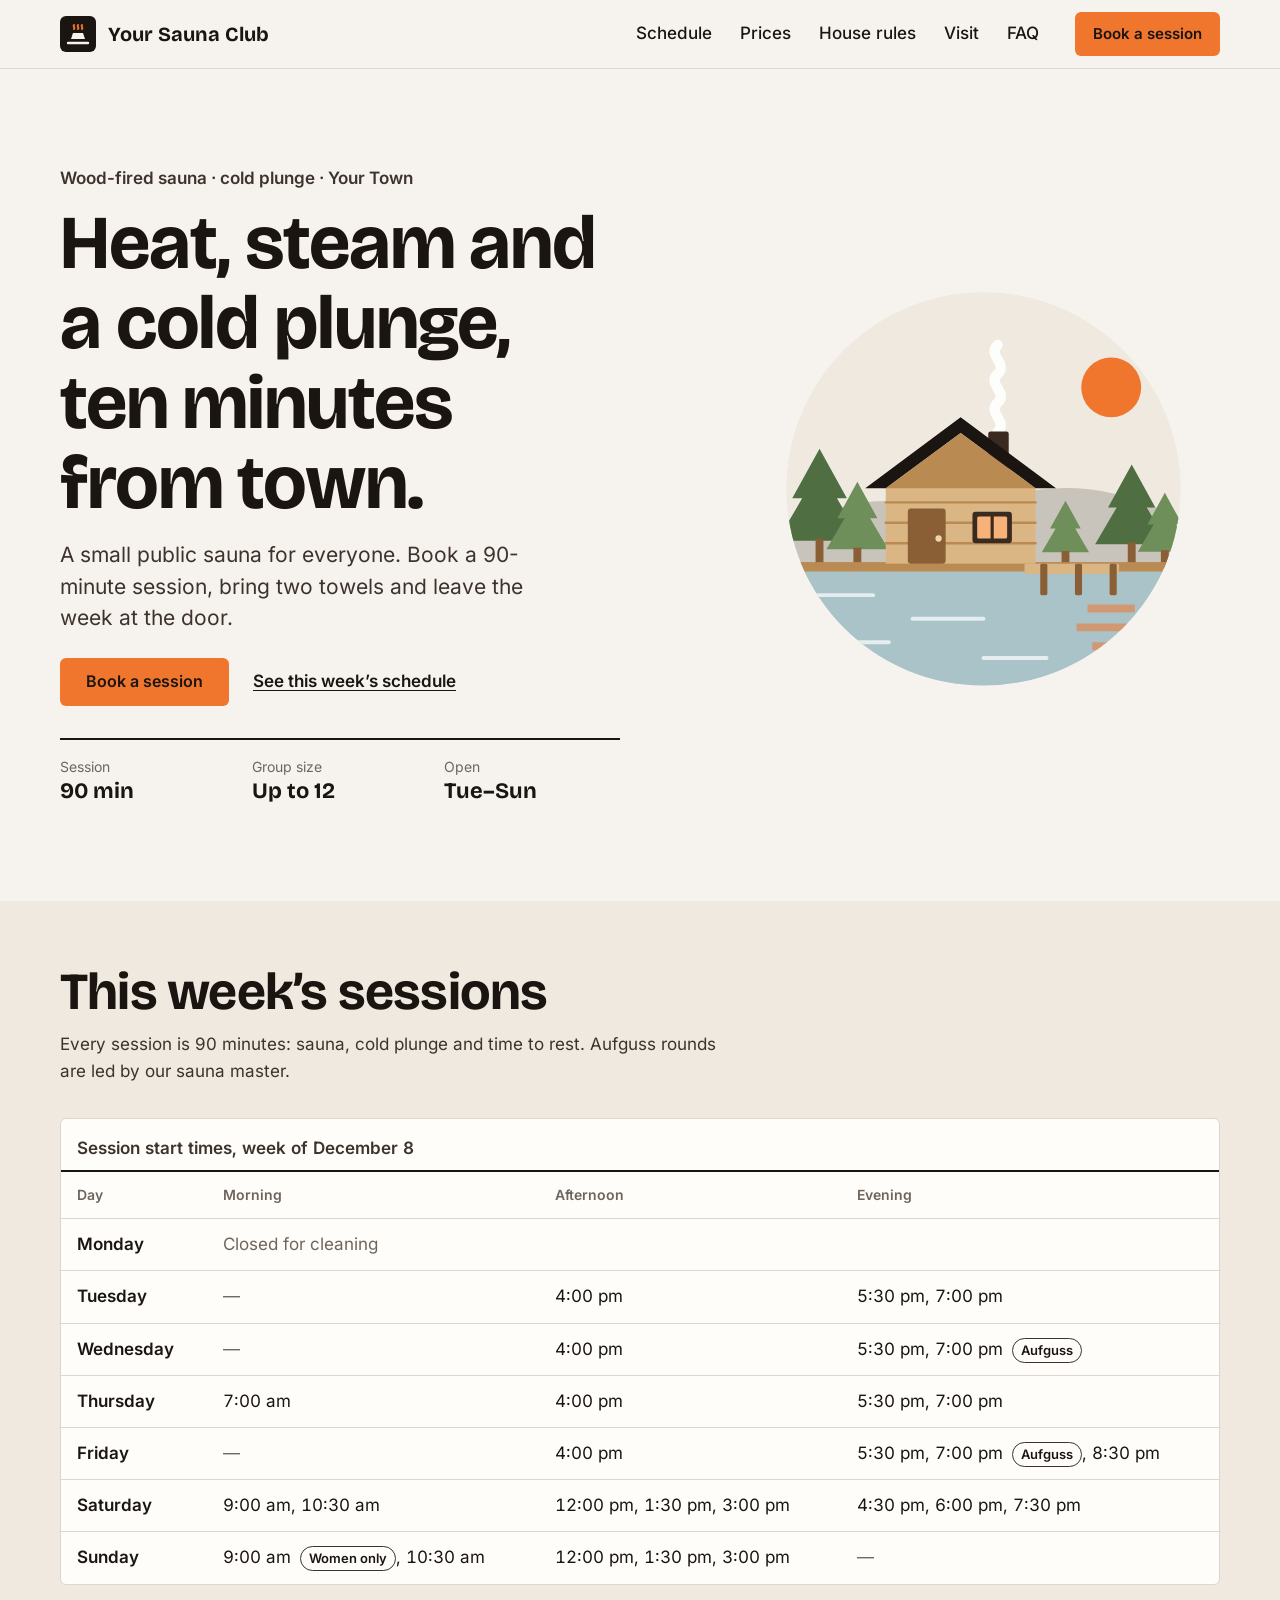
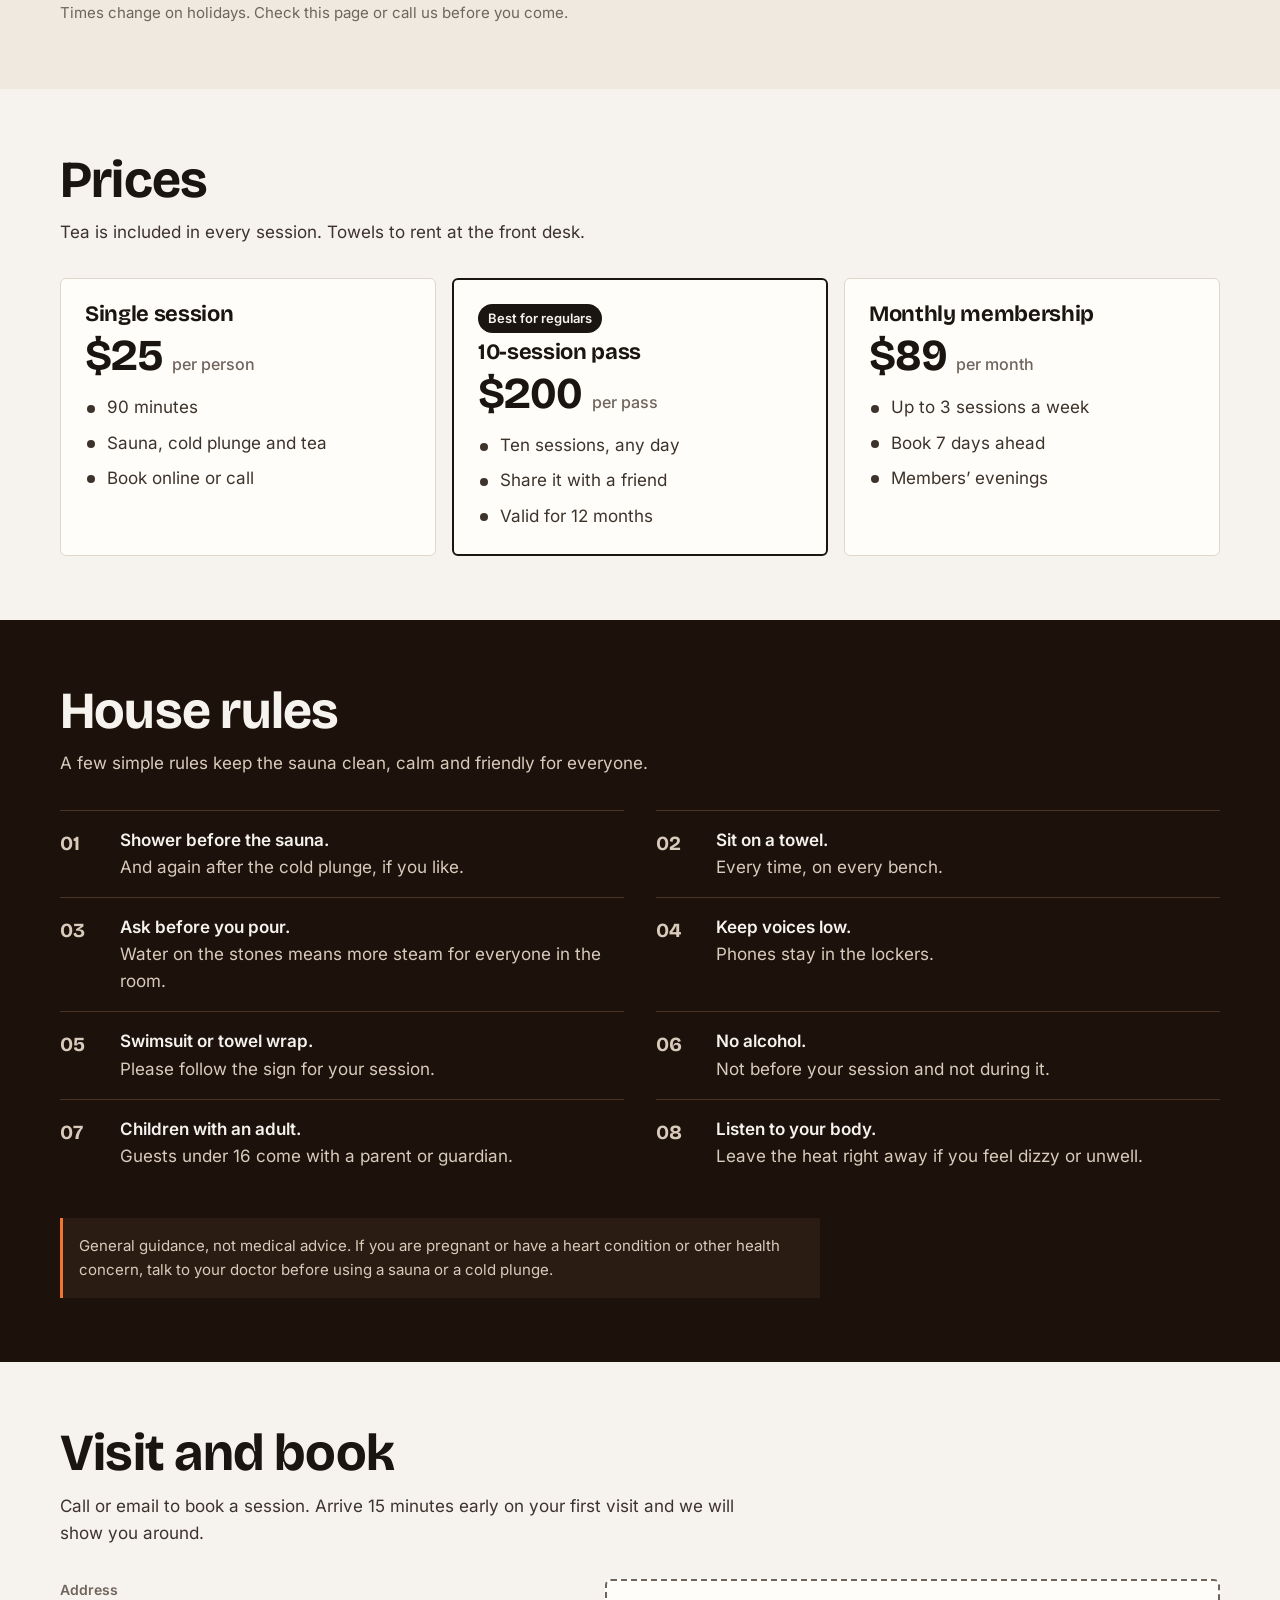
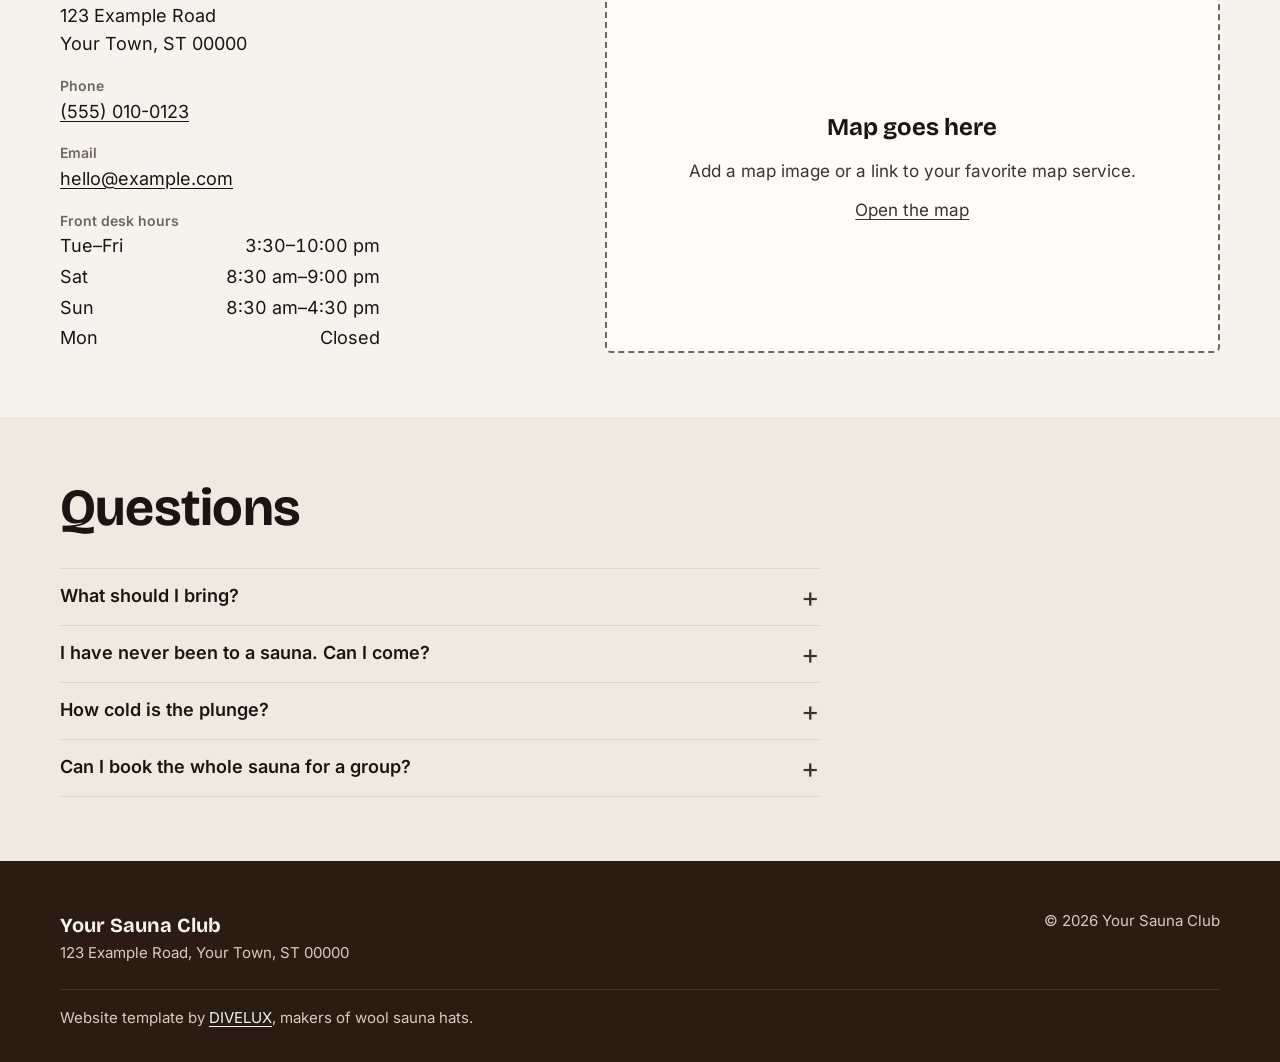
<file: sauna-club-website/index.html>
<!doctype html>
<html lang="en-US">
<head>
<meta charset="utf-8">
<meta name="viewport" content="width=device-width, initial-scale=1">
<title>Your Sauna Club — wood-fired sauna and cold plunge in Your Town</title>
<meta name="description" content="A small public sauna in Your Town: 90-minute sessions, a cold plunge and Aufguss evenings. See the schedule, prices and house rules, and book a session.">
<meta name="theme-color" content="#f6f3ee">
<link rel="icon" href="assets/favicon.svg" type="image/svg+xml">
<link rel="stylesheet" href="styles.css">
<!--
  Sauna club website template by DIVELUX (https://diveluxsaunahat.com). Code: MIT License.
  Replace every sample name, address, time and price below with your own. See README.md.
-->
</head>
<body>
<a class="skip" href="#main">Skip to content</a>

<header class="site-head">
  <div class="wrap">
    <a class="brand" href="#top" aria-label="Your Sauna Club, home"><img src="assets/mark.svg" width="36" height="36" alt="">Your Sauna Club</a>
    <nav class="nav" aria-label="Main">
      <ul>
        <li><a href="#schedule">Schedule</a></li>
        <li><a href="#prices">Prices</a></li>
        <li><a href="#rules">House rules</a></li>
        <li><a href="#visit">Visit</a></li>
        <li><a href="#faq">FAQ</a></li>
      </ul>
    </nav>
    <a class="btn btn-main btn-small" href="#visit">Book<span class="sm-hide">&nbsp;a session</span></a>
  </div>
</header>

<main id="main" tabindex="-1">
  <section class="hero" id="top" aria-labelledby="hero-title">
    <div class="wrap">
      <div>
        <p class="kicker">Wood-fired sauna · cold plunge · Your Town</p>
        <h1 id="hero-title">Heat, steam and a cold plunge, ten minutes from town.</h1>
        <p class="lead">A small public sauna for everyone. Book a 90-minute session, bring two towels and leave the week at the door.</p>
        <div class="actions">
          <a class="btn btn-main" href="#visit">Book a session</a>
          <a class="quiet" href="#schedule">See this week’s schedule</a>
        </div>
        <dl class="facts">
          <div><dt>Session</dt><dd>90 min</dd></div>
          <div><dt>Group size</dt><dd>Up to 12</dd></div>
          <div><dt>Open</dt><dd>Tue–Sun</dd></div>
        </dl>
      </div>
      <figure>
        <img src="assets/lakeside-sauna.svg" width="600" height="600" alt="Drawing of a small wooden sauna cabin by a lake, with smoke rising from the chimney">
      </figure>
    </div>
  </section>

  <section class="sec band" id="schedule" aria-labelledby="schedule-title">
    <div class="wrap">
      <div class="sec-head">
        <h2 id="schedule-title">This week’s sessions</h2>
        <p>Every session is 90 minutes: sauna, cold plunge and time to rest. Aufguss rounds are led by our sauna master.</p>
      </div>
      <div class="table-box" role="region" aria-labelledby="schedule-caption" tabindex="0">
        <table>
          <caption id="schedule-caption">Session start times, week of December 8</caption>
          <thead><tr><th scope="col">Day</th><th scope="col">Morning</th><th scope="col">Afternoon</th><th scope="col">Evening</th></tr></thead>
          <tbody>
            <tr><th scope="row">Monday</th><td class="closed" colspan="3">Closed for cleaning</td></tr>
            <tr><th scope="row">Tuesday</th><td class="closed">—</td><td>4:00 pm</td><td>5:30 pm, 7:00 pm</td></tr>
            <tr><th scope="row">Wednesday</th><td class="closed">—</td><td>4:00 pm</td><td>5:30 pm, 7:00 pm <span class="tag">Aufguss</span></td></tr>
            <tr><th scope="row">Thursday</th><td>7:00 am</td><td>4:00 pm</td><td>5:30 pm, 7:00 pm</td></tr>
            <tr><th scope="row">Friday</th><td class="closed">—</td><td>4:00 pm</td><td>5:30 pm, <span class="nw">7:00 pm <span class="tag">Aufguss</span>,</span> 8:30 pm</td></tr>
            <tr><th scope="row">Saturday</th><td>9:00 am, 10:30 am</td><td>12:00 pm, 1:30 pm, 3:00 pm</td><td>4:30 pm, 6:00 pm, 7:30 pm</td></tr>
            <tr><th scope="row">Sunday</th><td><span class="nw">9:00 am <span class="tag">Women only</span>,</span> 10:30 am</td><td>12:00 pm, 1:30 pm, 3:00 pm</td><td class="closed">—</td></tr>
          </tbody>
        </table>
      </div>
      <p class="note scroll-hint">Swipe the table sideways to see the whole week.</p>
      <p class="note">Times change on holidays. Check this page or call us before you come.</p>
    </div>
  </section>

  <section class="sec" id="prices" aria-labelledby="prices-title">
    <div class="wrap">
      <div class="sec-head">
        <h2 id="prices-title">Prices</h2>
        <p>Tea is included in every session. Towels to rent at the front desk.</p>
      </div>
      <ul class="prices">
        <li class="price">
          <h3>Single session</h3>
          <p class="amount">$25 <small>per person</small></p>
          <ul><li>90 minutes</li><li>Sauna, cold plunge and tea</li><li>Book online or call</li></ul>
        </li>
        <li class="price featured">
          <span class="badge">Best for regulars</span>
          <h3>10-session pass</h3>
          <p class="amount">$200 <small>per pass</small></p>
          <ul><li>Ten sessions, any day</li><li>Share it with a friend</li><li>Valid for 12 months</li></ul>
        </li>
        <li class="price">
          <h3>Monthly membership</h3>
          <p class="amount">$89 <small>per month</small></p>
          <ul><li>Up to 3 sessions a week</li><li>Book 7 days ahead</li><li>Members’ evenings</li></ul>
        </li>
      </ul>
    </div>
  </section>

  <section class="sec night on-night" id="rules" aria-labelledby="rules-title">
    <div class="wrap">
      <div class="sec-head">
        <h2 id="rules-title">House rules</h2>
        <p>A few simple rules keep the sauna clean, calm and friendly for everyone.</p>
      </div>
      <ol class="rules">
        <li><p><b>Shower before the sauna.</b><span>And again after the cold plunge, if you like.</span></p></li>
        <li><p><b>Sit on a towel.</b><span>Every time, on every bench.</span></p></li>
        <li><p><b>Ask before you pour.</b><span>Water on the stones means more steam for everyone in the room.</span></p></li>
        <li><p><b>Keep voices low.</b><span>Phones stay in the lockers.</span></p></li>
        <li><p><b>Swimsuit or towel wrap.</b><span>Please follow the sign for your session.</span></p></li>
        <li><p><b>No alcohol.</b><span>Not before your session and not during it.</span></p></li>
        <li><p><b>Children with an adult.</b><span>Guests under 16 come with a parent or guardian.</span></p></li>
        <li><p><b>Listen to your body.</b><span>Leave the heat right away if you feel dizzy or unwell.</span></p></li>
      </ol>
      <p class="safety">General guidance, not medical advice. If you are pregnant or have a heart condition or other health concern, talk to your doctor before using a sauna or a cold plunge.</p>
    </div>
  </section>

  <section class="sec" id="visit" aria-labelledby="visit-title">
    <div class="wrap">
      <div class="sec-head">
        <h2 id="visit-title">Visit and book</h2>
        <p>Call or email to book a session. Arrive 15 minutes early on your first visit and we will show you around.</p>
      </div>
      <div class="visit">
        <dl>
          <div><dt>Address</dt><dd><address>123 Example Road<br>Your Town, ST 00000</address></dd></div>
          <div><dt>Phone</dt><dd><a href="tel:+15550100123">(555) 010-0123</a></dd></div>
          <div><dt>Email</dt><dd><a href="mailto:hello@example.com">hello@example.com</a></dd></div>
          <div><dt>Front desk hours</dt><dd>
            <ul class="hours">
              <li><span>Tue–Fri</span><span>3:30–10:00 pm</span></li>
              <li><span>Sat</span><span>8:30 am–9:00 pm</span></li>
              <li><span>Sun</span><span>8:30 am–4:30 pm</span></li>
              <li><span>Mon</span><span>Closed</span></li>
            </ul></dd></div>
        </dl>
        <div class="map" role="region" aria-label="Map">
          <strong>Map goes here</strong>
          <p>Add a map image or a link to your favorite map service.</p>
          <p><a href="https://www.openstreetmap.org/">Open the map</a></p>
        </div>
      </div>
    </div>
  </section>

  <section class="sec band" id="faq" aria-labelledby="faq-title">
    <div class="wrap">
      <div class="sec-head">
        <h2 id="faq-title">Questions</h2>
      </div>
      <div class="faq">
        <details><summary>What should I bring?</summary>
          <p>Two towels (one to sit on, one to dry off), a water bottle, flip-flops and a swimsuit. A wool felt sauna hat is welcome too. Wear it dry.</p></details>
        <details><summary>I have never been to a sauna. Can I come?</summary>
          <p>Yes. Start on a lower bench, where it is cooler, and keep your first rounds short. Our staff will show you the cold plunge and the rest area.</p></details>
        <details><summary>How cold is the plunge?</summary>
          <p>We post the water temperature at the front desk every day. Go in slowly, keep it short and get out if you feel unwell.</p></details>
        <details><summary>Can I book the whole sauna for a group?</summary>
          <p>Yes, on most evenings. Email us with the date, the time and how many people are coming.</p></details>
      </div>
    </div>
  </section>
</main>

<footer class="site-foot on-night">
  <div class="wrap">
    <div>
      <strong>Your Sauna Club</strong>
      <p>123 Example Road, Your Town, ST 00000</p>
    </div>
    <p>© 2026 Your Sauna Club</p>
    <p class="credit">Website template by <a href="https://diveluxsaunahat.com">DIVELUX</a>, makers of wool sauna hats.</p>
  </div>
</footer>
</body>
</html>
</file>
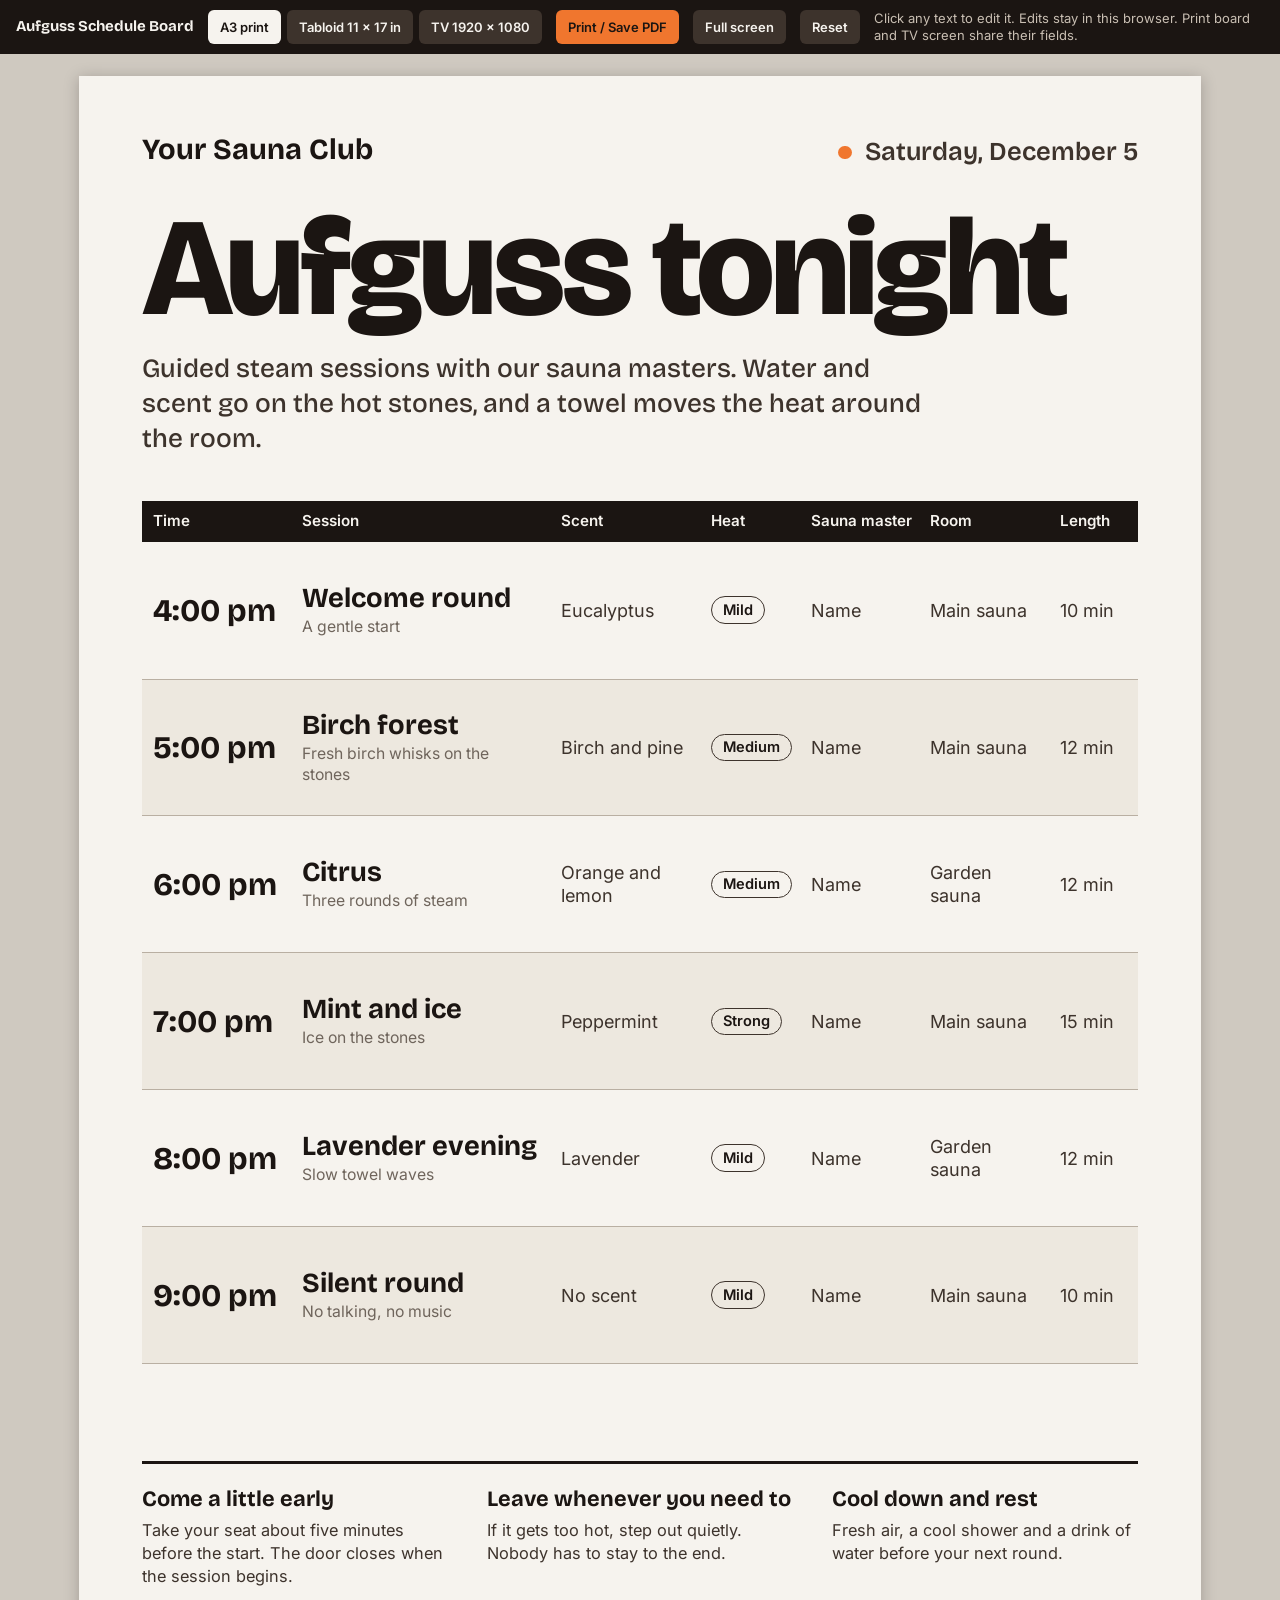
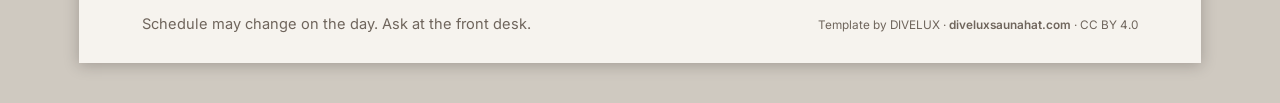
<file: aufguss-schedule-board/aufguss-schedule-board.html>
<!doctype html>
<html lang="en-US" data-key="dvx-aufguss-board-v1" data-view="main"><head><meta charset="utf-8">
<title>Aufguss Schedule Board</title>
<meta name="author" content="DIVELUX">
<meta name="description" content="Editable Aufguss schedule board for saunas and spas: times, session names, scents, sauna masters and rooms. A3 and Tabloid to print, 1920 x 1080 for a lobby TV.">
<meta name="viewport" content="width=device-width, initial-scale=1">
<!-- Editable template by DIVELUX (https://diveluxsaunahat.com), CC BY 4.0. Open in Chrome, Edge, Firefox or Safari.
     Sizes: ?size=a3 (A3 print), ?size=tabloid (Tabloid 11 × 17 in), ?size=tv (TV 1920 × 1080).
     Print at 100% (actual size), margins None, background graphics on. -->
<script>(function(){var S={"a3": {"w": "297mm", "h": "420mm", "wpx": 1122.52, "hpx": 1587.402}, "tabloid": {"w": "11in", "h": "17in", "wpx": 1056.0, "hpx": 1632.0}, "tv": {"w": "1920px", "h": "1080px", "wpx": 1920.0, "hpx": 1080.0}},D='a3',L=null,DL='',d=document.documentElement,q=new URLSearchParams(location.search);
var k=(q.get('size')||D).toLowerCase();if(!S[k])k=D;var s=S[k];d.classList.add('size-'+k);d.dataset.size=k;
d.style.setProperty('--pw',s.wpx+'px');d.style.setProperty('--ph',s.hpx+'px');d.style.setProperty('--u',(s.wpx/100)+'px');
if(L){var l=(q.get('layout')||DL).toLowerCase();if(L.indexOf(l)<0)l=DL;d.classList.add('layout-'+l);d.dataset.layout=l;}
var st=document.createElement('style');st.textContent=q.has('pdfpad')?'@page{size:'+(Math.ceil(s.wpx)+4)+'px '+(Math.ceil(s.hpx)+4)+'px;margin:0}':'@page{size:'+s.w+' '+s.h+';margin:0}';document.head.appendChild(st);})();</script>
<style>
:root{--paper:#f6f3ee;--paper-2:#ede8df;--card:#fffdf9;--ink:#1b1512;--ink-2:#3d332c;--muted:#6f655c;--line:#dcd4c8;
--line-2:#b9afa2;--wood:#c99b6c;--wood-2:#ecd6b2;--night:#1c110b;--night-2:#2a1b13;--ember:#f0762e;--t1:#f0a877;--t2:#f5c7a0;--t3:#f8dfc6;--t4:#fbf1e5;
--water:#a9c3c8;--water-2:#7ea3ab;--r:6px;--display:"Bricolage Grotesque",Arial,sans-serif;--body:"Inter",Arial,sans-serif}
*{box-sizing:border-box}
html,body{margin:0;padding:0}
body{font-family:var(--body);color:var(--ink);-webkit-print-color-adjust:exact;print-color-adjust:exact;line-height:1.35}
h1,h2,h3,p,ul,ol{margin:0;padding:0;font-weight:inherit;font-size:inherit}
ul,ol{list-style:none}
a{color:inherit;text-decoration:none}
.d{font-family:var(--display);font-optical-sizing:auto}
.num{font-variant-numeric:tabular-nums lining-nums}
.page{position:relative;width:var(--pw);height:var(--ph);overflow:hidden;background:var(--paper);display:flex;flex-direction:column;
break-after:page;page-break-after:always}
.page:last-child{break-after:auto;page-break-after:auto}
[contenteditable]{outline:none;border-radius:2px}
.credit{font-family:var(--body);font-weight:400;color:var(--muted);white-space:nowrap}
.credit a{color:inherit;font-weight:600}
svg.ill,svg.ico{display:block;flex:none}
@media print{.screen-only,.ctl{display:none!important}}
@media screen{
  html{background:#cfc9c0}
  body{padding:0 0 40px}
  #doc{margin-top:22px;display:flex;flex-direction:column;align-items:center;gap:22px}
  .page{zoom:var(--z,1);box-shadow:0 2px 14px rgba(27,21,18,.25)}
  [contenteditable]:hover{box-shadow:0 0 0 1px rgba(240,118,46,.55)}
  [contenteditable]:focus{box-shadow:0 0 0 2px #f0762e;background:rgba(255,255,255,.35)}
  .bar{position:sticky;top:0;z-index:9;display:flex;flex-wrap:wrap;align-items:center;gap:8px 14px;padding:10px 16px;
    background:#1b1512;color:#f6f3ee;font:14px/1.3 var(--body)}
  .bar b{font-family:var(--display);font-weight:700;font-size:15px}
  .bar .grp{display:flex;gap:6px;flex-wrap:wrap}
  .bar a,.bar button{font:600 13px/1 var(--body);color:#f6f3ee;background:#3d332c;border:0;border-radius:6px;padding:9px 12px;cursor:pointer;min-height:34px;display:inline-flex;align-items:center}
  .bar a[aria-current]{background:#f6f3ee;color:#1b1512}
  .bar button.main{background:#f0762e;color:#1b1512}
  .bar .hint{color:#c9bfb3;font-size:13px;flex:1 1 260px}
  .bar a:focus-visible,.bar button:focus-visible{outline:2px solid #f0762e;outline-offset:2px}
  .ctl{position:absolute;z-index:3;font:600 11px/1 var(--body);border:0;border-radius:6px;background:#1b1512;color:#f6f3ee;padding:5px 8px;cursor:pointer;opacity:.85}
  .ctl:hover{opacity:1;background:#f0762e;color:#1b1512}
  .ctl.del{right:-4px;top:50%;transform:translateY(-50%);display:none}
  [data-item]{position:relative}
  [data-item]:hover>.ctl.del{display:block}
  .ctl.add{position:static;margin-top:4px;align-self:flex-start;opacity:.7}
}


.pt{padding:calc(5.2*var(--u)) calc(5.6*var(--u)) calc(2.6*var(--u))}
.pt .top{display:flex;justify-content:space-between;align-items:baseline;gap:calc(4*var(--u));flex:none}
.pt .club{font-family:var(--display);font-weight:700;font-size:calc(2.6*var(--u));line-height:1.1}
.pt .date{display:flex;align-items:center;gap:calc(1.2*var(--u));font-family:var(--display);font-weight:600;font-size:calc(2.3*var(--u));color:var(--ink-2)}
.pt .date i{width:calc(1.2*var(--u));height:calc(1.2*var(--u));border-radius:50%;background:var(--ember);flex:none}
.pt h1{font-family:var(--display);font-weight:800;font-size:calc(12.4*var(--u));line-height:.9;letter-spacing:-.03em;margin-top:calc(3.2*var(--u))}
.pt .sub{font-family:var(--display);font-weight:500;font-size:calc(2.35*var(--u));line-height:1.32;color:var(--ink-2);margin-top:calc(1.8*var(--u));max-width:calc(70*var(--u))}
.pt table{width:100%;border-collapse:collapse;table-layout:fixed;margin-top:calc(4*var(--u))}
.pt th{background:var(--ink);color:var(--paper);font-family:var(--body);font-weight:600;font-size:calc(1.35*var(--u));text-align:left;padding:calc(1.1*var(--u)) calc(1*var(--u));line-height:1.1;white-space:nowrap}
.pt td{padding:0 calc(1*var(--u));vertical-align:middle;border-bottom:calc(.12*var(--u)) solid var(--line-2);font-size:calc(1.6*var(--u));line-height:1.3;color:var(--ink-2)}
.pt tbody tr{height:var(--rowh)}
.pt tbody tr:nth-child(even) td{background:var(--paper-2)}
.pt td.t{font-family:var(--display);font-weight:700;font-size:calc(2.8*var(--u));line-height:1;color:var(--ink);white-space:nowrap;font-variant-numeric:lining-nums}
.pt td .n{display:block;font-family:var(--display);font-weight:700;font-size:calc(2.45*var(--u));line-height:1.1;color:var(--ink)}
.pt td .x{display:block;font-size:calc(1.4*var(--u));color:var(--muted);margin-top:calc(.35*var(--u))}
.pt td.h span{display:inline-block;border:calc(.14*var(--u)) solid var(--ink-2);border-radius:calc(99*var(--u));padding:calc(.3*var(--u)) calc(1*var(--u));font-size:calc(1.3*var(--u));font-weight:600;color:var(--ink)}
.pt .how{display:grid;grid-template-columns:repeat(3,1fr);gap:calc(3.4*var(--u));margin-top:auto;border-top:calc(.3*var(--u)) solid var(--ink);padding-top:calc(2.1*var(--u));flex:none}
.pt .how b{display:block;font-family:var(--display);font-weight:700;font-size:calc(1.95*var(--u));line-height:1.15;margin-bottom:calc(.6*var(--u))}
.pt .how p{font-size:calc(1.45*var(--u));line-height:1.4;color:var(--ink-2)}
.pt .foot{display:flex;justify-content:space-between;align-items:baseline;gap:calc(3*var(--u));margin-top:calc(2.4*var(--u));flex:none;font-size:calc(1.3*var(--u));color:var(--muted)}
.pt .credit{font-size:calc(1.05*var(--u))}
html{--rowh:calc(12.2*var(--u))}
html.size-tabloid{--rowh:calc(13.8*var(--u))}
.tv{display:none}
html.size-tv .pt{display:none}
html.size-tv .tv{display:grid}
.tv{grid-template-columns:calc(38*var(--u)) 1fr;background:var(--night);color:var(--paper)}
.tv .now{background:var(--night-2);padding:calc(3.4*var(--u)) calc(3*var(--u)) calc(2.4*var(--u));display:flex;flex-direction:column;min-width:0}
.tv .club{font-family:var(--display);font-weight:700;font-size:calc(1.5*var(--u));line-height:1.1;color:var(--paper)}
.tv .date{font-size:calc(1.05*var(--u));color:#c9bfb3;margin-top:calc(.45*var(--u))}
.tv .chip{align-self:flex-start;margin-top:calc(5.2*var(--u));background:var(--ember);color:var(--ink);font-family:var(--display);font-weight:700;font-size:calc(1.15*var(--u));line-height:1;padding:calc(.55*var(--u)) calc(1*var(--u));border-radius:var(--r)}
.tv .big{font-family:var(--display);font-weight:800;font-size:calc(8.2*var(--u));line-height:.9;letter-spacing:-.03em;margin-top:calc(1.4*var(--u));white-space:nowrap}
.tv .nn{font-family:var(--display);font-weight:700;font-size:calc(2.9*var(--u));line-height:1.05;margin-top:calc(1.6*var(--u))}
.tv .meta{display:grid;grid-template-columns:auto 1fr;gap:calc(.5*var(--u)) calc(1.4*var(--u));margin-top:calc(2.2*var(--u));font-size:calc(1.12*var(--u));line-height:1.3}
.tv .meta dt{color:#c9bfb3}
.tv .meta dd{margin:0;color:var(--paper);font-weight:600}
.tv .rule{margin-top:auto;border-top:calc(.08*var(--u)) solid #5a4a3e;padding-top:calc(1.1*var(--u));font-size:calc(.95*var(--u));line-height:1.4;color:#c9bfb3}
.tv .list{padding:calc(3.4*var(--u)) calc(3.4*var(--u)) calc(2.4*var(--u));display:flex;flex-direction:column;min-width:0}
.tv h1{font-family:var(--display);font-weight:800;font-size:calc(3.6*var(--u));line-height:1;letter-spacing:-.02em}
.tv ol{margin-top:calc(2.2*var(--u));display:flex;flex-direction:column}
.tv li{display:grid;grid-template-columns:calc(9.5*var(--u)) 1fr calc(14*var(--u)) calc(8*var(--u));align-items:center;gap:calc(1.6*var(--u));height:calc(5.3*var(--u));border-top:calc(.08*var(--u)) solid #5a4a3e}
.tv li:last-child{border-bottom:calc(.08*var(--u)) solid #5a4a3e}
.tv li .t{font-family:var(--display);font-weight:700;font-size:calc(2.1*var(--u));line-height:1;white-space:nowrap}
.tv li .n{font-family:var(--display);font-weight:600;font-size:calc(1.7*var(--u));line-height:1.1;min-width:0}
.tv li .s{font-size:calc(1.05*var(--u));color:#c9bfb3;min-width:0}
.tv li .r{font-size:calc(1.05*var(--u));color:#c9bfb3;text-align:right;white-space:nowrap}
.tv .credit{margin-top:auto;font-size:calc(.62*var(--u));color:#8f8277;text-align:right}

</style>
<style>/* Fonts: Bricolage Grotesque and Inter, SIL Open Font License 1.1 */
@font-face{font-family:"Bricolage Grotesque";src:url([data-uri]) format("woff2");font-weight:200 800;font-stretch:75% 100%;font-display:block;unicode-range:U+0000-00FF, U+0131, U+0152-0153, U+02BB-02BC, U+02C6, U+02DA, U+02DC, U+0304, U+0308, U+0329, U+2000-206F, U+20AC, U+2122, U+2191, U+2193, U+2212, U+2215, U+FEFF, U+FFFD}
@font-face{font-family:"Inter";src:url([data-uri]) format("woff2");font-weight:100 900;font-display:block;unicode-range:U+0000-00FF, U+0131, U+0152-0153, U+02BB-02BC, U+02C6, U+02DA, U+02DC, U+0304, U+0308, U+0329, U+2000-206F, U+20AC, U+2122, U+2191, U+2193, U+2212, U+2215, U+FEFF, U+FFFD}
</style>
</head><body>
<nav class="bar screen-only" aria-label="Template tools"><b>Aufguss Schedule Board</b><span class="grp" data-g="size"><a href="?size=a3" data-k="a3">A3 print</a><a href="?size=tabloid" data-k="tabloid">Tabloid 11 × 17 in</a><a href="?size=tv" data-k="tv">TV 1920 × 1080</a></span><button type="button" id="b-print" class="main">Print / Save PDF</button><button type="button" id="b-full">Full screen</button><button type="button" id="b-reset">Reset</button><span class="hint">Click any text to edit it. Edits stay in this browser. Print board and TV screen share their fields.</span></nav><script>(function(){var d=document.documentElement,q=new URLSearchParams(location.search);
document.querySelectorAll('.bar .grp').forEach(function(g){var key=g.dataset.g,cur=d.dataset[key];
g.querySelectorAll('a').forEach(function(a){var p=new URLSearchParams(location.search);p.set(key,a.dataset.k);a.href='?'+p.toString();
if(a.dataset.k===cur)a.setAttribute('aria-current','true')})})})();</script>
<div id="doc">
<main class="page pt">
<div class="top"><p class="club" data-name="club-name" contenteditable="true" spellcheck="false" data-sync="club">Your Sauna Club</p><p class="date"><i></i><span data-name="date" contenteditable="true" spellcheck="false" data-sync="date">Saturday, December 5</span></p></div>
<h1 data-name="title" contenteditable="true" spellcheck="false" data-sync="title">Aufguss tonight</h1>
<p class="sub" data-name="intro" contenteditable="true" spellcheck="false" data-multi>Guided steam sessions with our sauna masters. Water and scent go on the hot stones, and a towel moves the heat around the room.</p>
<table data-name="schedule"><colgroup><col style="width:15%"><col style="width:26%"><col style="width:15%"><col style="width:10%"><col style="width:12%"><col style="width:13%"><col style="width:9%"></colgroup>
<thead><tr><th>Time</th><th>Session</th><th>Scent</th><th>Heat</th><th>Sauna master</th><th>Room</th><th>Length</th></tr></thead>
<tbody><tr><td class="t"><span data-name="time" contenteditable="true" spellcheck="false" data-sync="s1-time">4:00 pm</span></td><td><span class="n" data-name="session" contenteditable="true" spellcheck="false" data-sync="s1-name">Welcome round</span><span class="x" data-name="session-note" contenteditable="true" spellcheck="false" data-sync="s1-note">A gentle start</span></td><td><span data-name="scent" contenteditable="true" spellcheck="false" data-sync="s1-scent">Eucalyptus</span></td><td class="h"><span data-name="heat" contenteditable="true" spellcheck="false" data-sync="s1-heat">Mild</span></td><td><span data-name="sauna-master" contenteditable="true" spellcheck="false" data-sync="s1-master">Name</span></td><td><span data-name="room" contenteditable="true" spellcheck="false" data-sync="s1-room">Main sauna</span></td><td><span data-name="length" contenteditable="true" spellcheck="false" data-sync="s1-len">10 min</span></td></tr><tr><td class="t"><span data-name="time" contenteditable="true" spellcheck="false" data-sync="s2-time">5:00 pm</span></td><td><span class="n" data-name="session" contenteditable="true" spellcheck="false" data-sync="s2-name">Birch forest</span><span class="x" data-name="session-note" contenteditable="true" spellcheck="false" data-sync="s2-note">Fresh birch whisks on the stones</span></td><td><span data-name="scent" contenteditable="true" spellcheck="false" data-sync="s2-scent">Birch and pine</span></td><td class="h"><span data-name="heat" contenteditable="true" spellcheck="false" data-sync="s2-heat">Medium</span></td><td><span data-name="sauna-master" contenteditable="true" spellcheck="false" data-sync="s2-master">Name</span></td><td><span data-name="room" contenteditable="true" spellcheck="false" data-sync="s2-room">Main sauna</span></td><td><span data-name="length" contenteditable="true" spellcheck="false" data-sync="s2-len">12 min</span></td></tr><tr><td class="t"><span data-name="time" contenteditable="true" spellcheck="false" data-sync="s3-time">6:00 pm</span></td><td><span class="n" data-name="session" contenteditable="true" spellcheck="false" data-sync="s3-name">Citrus</span><span class="x" data-name="session-note" contenteditable="true" spellcheck="false" data-sync="s3-note">Three rounds of steam</span></td><td><span data-name="scent" contenteditable="true" spellcheck="false" data-sync="s3-scent">Orange and lemon</span></td><td class="h"><span data-name="heat" contenteditable="true" spellcheck="false" data-sync="s3-heat">Medium</span></td><td><span data-name="sauna-master" contenteditable="true" spellcheck="false" data-sync="s3-master">Name</span></td><td><span data-name="room" contenteditable="true" spellcheck="false" data-sync="s3-room">Garden sauna</span></td><td><span data-name="length" contenteditable="true" spellcheck="false" data-sync="s3-len">12 min</span></td></tr><tr><td class="t"><span data-name="time" contenteditable="true" spellcheck="false" data-sync="s4-time">7:00 pm</span></td><td><span class="n" data-name="session" contenteditable="true" spellcheck="false" data-sync="s4-name">Mint and ice</span><span class="x" data-name="session-note" contenteditable="true" spellcheck="false" data-sync="s4-note">Ice on the stones</span></td><td><span data-name="scent" contenteditable="true" spellcheck="false" data-sync="s4-scent">Peppermint</span></td><td class="h"><span data-name="heat" contenteditable="true" spellcheck="false" data-sync="s4-heat">Strong</span></td><td><span data-name="sauna-master" contenteditable="true" spellcheck="false" data-sync="s4-master">Name</span></td><td><span data-name="room" contenteditable="true" spellcheck="false" data-sync="s4-room">Main sauna</span></td><td><span data-name="length" contenteditable="true" spellcheck="false" data-sync="s4-len">15 min</span></td></tr><tr><td class="t"><span data-name="time" contenteditable="true" spellcheck="false" data-sync="s5-time">8:00 pm</span></td><td><span class="n" data-name="session" contenteditable="true" spellcheck="false" data-sync="s5-name">Lavender evening</span><span class="x" data-name="session-note" contenteditable="true" spellcheck="false" data-sync="s5-note">Slow towel waves</span></td><td><span data-name="scent" contenteditable="true" spellcheck="false" data-sync="s5-scent">Lavender</span></td><td class="h"><span data-name="heat" contenteditable="true" spellcheck="false" data-sync="s5-heat">Mild</span></td><td><span data-name="sauna-master" contenteditable="true" spellcheck="false" data-sync="s5-master">Name</span></td><td><span data-name="room" contenteditable="true" spellcheck="false" data-sync="s5-room">Garden sauna</span></td><td><span data-name="length" contenteditable="true" spellcheck="false" data-sync="s5-len">12 min</span></td></tr><tr><td class="t"><span data-name="time" contenteditable="true" spellcheck="false" data-sync="s6-time">9:00 pm</span></td><td><span class="n" data-name="session" contenteditable="true" spellcheck="false" data-sync="s6-name">Silent round</span><span class="x" data-name="session-note" contenteditable="true" spellcheck="false" data-sync="s6-note">No talking, no music</span></td><td><span data-name="scent" contenteditable="true" spellcheck="false" data-sync="s6-scent">No scent</span></td><td class="h"><span data-name="heat" contenteditable="true" spellcheck="false" data-sync="s6-heat">Mild</span></td><td><span data-name="sauna-master" contenteditable="true" spellcheck="false" data-sync="s6-master">Name</span></td><td><span data-name="room" contenteditable="true" spellcheck="false" data-sync="s6-room">Main sauna</span></td><td><span data-name="length" contenteditable="true" spellcheck="false" data-sync="s6-len">10 min</span></td></tr></tbody></table>
<div class="how"><div data-name="how-1"><b data-name="how-title" contenteditable="true" spellcheck="false">Come a little early</b><p data-name="how-text" contenteditable="true" spellcheck="false" data-multi>Take your seat about five minutes before the start. The door closes when the session begins.</p></div><div data-name="how-2"><b data-name="how-title" contenteditable="true" spellcheck="false">Leave whenever you need to</b><p data-name="how-text" contenteditable="true" spellcheck="false" data-multi>If it gets too hot, step out quietly. Nobody has to stay to the end.</p></div><div data-name="how-3"><b data-name="how-title" contenteditable="true" spellcheck="false">Cool down and rest</b><p data-name="how-text" contenteditable="true" spellcheck="false" data-multi>Fresh air, a cool shower and a drink of water before your next round.</p></div></div>
<div class="foot"><p data-name="footer-note" contenteditable="true" spellcheck="false">Schedule may change on the day. Ask at the front desk.</p><p class="credit" data-name="credit">Template by DIVELUX · <a href="https://diveluxsaunahat.com">diveluxsaunahat.com</a> · CC BY 4.0</p></div>
</main>
<main class="page tv">
<section class="now" data-name="next-panel">
<p class="club" data-name="club-name" contenteditable="true" spellcheck="false" data-sync="club">Your Sauna Club</p><p class="date" data-name="date" contenteditable="true" spellcheck="false" data-sync="date">Saturday, December 5</p>
<p class="chip" data-name="next-label" contenteditable="true" spellcheck="false">Next Aufguss</p>
<p class="big" data-name="next-time" contenteditable="true" spellcheck="false" data-sync="s1-time">4:00 pm</p>
<p class="nn" data-name="next-name" contenteditable="true" spellcheck="false" data-sync="s1-name">Welcome round</p>
<dl class="meta"><dt>Scent</dt><dd data-name="next-scent" contenteditable="true" spellcheck="false" data-sync="s1-scent">Eucalyptus</dd><dt>Heat</dt><dd data-name="next-heat" contenteditable="true" spellcheck="false" data-sync="s1-heat">Mild</dd><dt>Room</dt><dd data-name="next-room" contenteditable="true" spellcheck="false" data-sync="s1-room">Main sauna</dd><dt>Length</dt><dd data-name="next-length" contenteditable="true" spellcheck="false" data-sync="s1-len">10 min</dd></dl>
<p class="rule" data-name="tv-rule" contenteditable="true" spellcheck="false" data-multi>The door closes when a session starts. Leave whenever you need to.</p>
</section>
<section class="list" data-name="schedule">
<h1 data-name="title" contenteditable="true" spellcheck="false" data-sync="title">Aufguss tonight</h1>
<ol><li data-name="row-1"><span class="t" data-name="time" contenteditable="true" spellcheck="false" data-sync="s1-time">4:00 pm</span><span style="min-width:0"><span class="n" data-name="session" contenteditable="true" spellcheck="false" data-sync="s1-name">Welcome round</span></span><span class="s" data-name="scent" contenteditable="true" spellcheck="false" data-sync="s1-scent">Eucalyptus</span><span class="r" data-name="room" contenteditable="true" spellcheck="false" data-sync="s1-room">Main sauna</span></li><li data-name="row-2"><span class="t" data-name="time" contenteditable="true" spellcheck="false" data-sync="s2-time">5:00 pm</span><span style="min-width:0"><span class="n" data-name="session" contenteditable="true" spellcheck="false" data-sync="s2-name">Birch forest</span></span><span class="s" data-name="scent" contenteditable="true" spellcheck="false" data-sync="s2-scent">Birch and pine</span><span class="r" data-name="room" contenteditable="true" spellcheck="false" data-sync="s2-room">Main sauna</span></li><li data-name="row-3"><span class="t" data-name="time" contenteditable="true" spellcheck="false" data-sync="s3-time">6:00 pm</span><span style="min-width:0"><span class="n" data-name="session" contenteditable="true" spellcheck="false" data-sync="s3-name">Citrus</span></span><span class="s" data-name="scent" contenteditable="true" spellcheck="false" data-sync="s3-scent">Orange and lemon</span><span class="r" data-name="room" contenteditable="true" spellcheck="false" data-sync="s3-room">Garden sauna</span></li><li data-name="row-4"><span class="t" data-name="time" contenteditable="true" spellcheck="false" data-sync="s4-time">7:00 pm</span><span style="min-width:0"><span class="n" data-name="session" contenteditable="true" spellcheck="false" data-sync="s4-name">Mint and ice</span></span><span class="s" data-name="scent" contenteditable="true" spellcheck="false" data-sync="s4-scent">Peppermint</span><span class="r" data-name="room" contenteditable="true" spellcheck="false" data-sync="s4-room">Main sauna</span></li><li data-name="row-5"><span class="t" data-name="time" contenteditable="true" spellcheck="false" data-sync="s5-time">8:00 pm</span><span style="min-width:0"><span class="n" data-name="session" contenteditable="true" spellcheck="false" data-sync="s5-name">Lavender evening</span></span><span class="s" data-name="scent" contenteditable="true" spellcheck="false" data-sync="s5-scent">Lavender</span><span class="r" data-name="room" contenteditable="true" spellcheck="false" data-sync="s5-room">Garden sauna</span></li><li data-name="row-6"><span class="t" data-name="time" contenteditable="true" spellcheck="false" data-sync="s6-time">9:00 pm</span><span style="min-width:0"><span class="n" data-name="session" contenteditable="true" spellcheck="false" data-sync="s6-name">Silent round</span></span><span class="s" data-name="scent" contenteditable="true" spellcheck="false" data-sync="s6-scent">No scent</span><span class="r" data-name="room" contenteditable="true" spellcheck="false" data-sync="s6-room">Main sauna</span></li></ol>
<p class="credit" data-name="credit">Template by DIVELUX · <a href="https://diveluxsaunahat.com">diveluxsaunahat.com</a> · CC BY 4.0</p>
</section>
</main>
</div>
<script>(function(){
var d=document.documentElement,root=document.getElementById('doc'),KEY=d.dataset.key,view=d.dataset.view||'main';
if(d.dataset.layout)view+='-'+d.dataset.layout;
var hk=KEY+':'+view,sk=KEY+':sync',timer=null,resetting=false;
function ls(){try{return window.localStorage}catch(e){return null}}
var st=ls();
function clean(){var c=root.cloneNode(true);c.querySelectorAll('.ctl').forEach(function(e){e.remove()});return c.innerHTML}
function save(){if(!st||resetting)return;try{st.setItem(hk,clean())}catch(e){}}
function later(){clearTimeout(timer);timer=setTimeout(save,250)}
function syncMap(){try{return JSON.parse(st&&st.getItem(sk)||'{}')}catch(e){return {}}}
function applySync(){var m=syncMap();Object.keys(m).forEach(function(k){root.querySelectorAll('[data-sync="'+k+'"]').forEach(function(e){if(e.textContent!==m[k])e.textContent=m[k]})})}
function controls(){
  root.querySelectorAll('[data-item]').forEach(function(it){if(it.querySelector(':scope>.ctl.del'))return;var b=document.createElement('button');
    b.type='button';b.className='ctl del';b.textContent='Remove';b.title='Remove this line';b.setAttribute('contenteditable','false');
    b.onclick=function(){it.remove();save()};it.appendChild(b)});
  root.querySelectorAll('[data-list]').forEach(function(l){if(l.nextElementSibling&&l.nextElementSibling.classList.contains('add'))return;
    var b=document.createElement('button');b.type='button';b.className='ctl add';b.textContent='+ Add line';
    b.onclick=function(){var src=l.querySelector('[data-item]:last-of-type');if(!src)return;var n=src.cloneNode(true);
      n.querySelectorAll('.ctl').forEach(function(e){e.remove()});l.appendChild(n);controls();save();
      var f=n.querySelector('[contenteditable]');if(f)f.focus()};
    l.parentNode.insertBefore(b,l.nextSibling)});
}
if(st){var h=st.getItem(hk);if(h)root.innerHTML=h;}
applySync();controls();
root.addEventListener('input',function(e){var el=e.target.closest('[data-sync]');
  if(el&&st){var k=el.dataset.sync,v=el.textContent;root.querySelectorAll('[data-sync="'+k+'"]').forEach(function(o){if(o!==el)o.textContent=v});
    var m=syncMap();m[k]=v;try{st.setItem(sk,JSON.stringify(m))}catch(x){}}
  later()});
root.addEventListener('focusout',function(){clearTimeout(timer);save()});
window.addEventListener('pagehide',function(){clearTimeout(timer);save()});
root.addEventListener('keydown',function(e){var el=e.target.closest('[contenteditable]');if(el&&e.key==='Enter'&&!el.hasAttribute('data-multi')){e.preventDefault();el.blur()}});
root.addEventListener('paste',function(e){var el=e.target.closest('[contenteditable]');if(!el)return;e.preventDefault();
  var t=(e.clipboardData||window.clipboardData).getData('text/plain');if(!el.hasAttribute('data-multi'))t=t.replace(/\s*\n\s*/g,' ');
  document.execCommand('insertText',false,t)});
function vis(){return [].slice.call(root.querySelectorAll('.page')).filter(function(p){return p.getClientRects().length})[0]}
function fit(){var p=vis();if(!p)return;var w=parseFloat(getComputedStyle(d).getPropertyValue('--pw'));
  var z=Math.min(w<500?2.5:1,(window.innerWidth-40)/w);d.style.setProperty('--z',z.toFixed(4))}
fit();window.addEventListener('resize',fit);
var bp=document.getElementById('b-print'),br=document.getElementById('b-reset'),bf=document.getElementById('b-full');
if(bp)bp.onclick=function(){window.print()};
if(br)br.onclick=function(){if(!confirm('Reset this template to the sample text? Your edits in this browser will be removed.'))return;resetting=true;clearTimeout(timer);
  if(st){Object.keys(st).forEach(function(k){if(k.indexOf(KEY+':')===0)st.removeItem(k)})}location.reload()};
if(bf)bf.onclick=function(){var p=vis();if(p.requestFullscreen)p.requestFullscreen()};
document.addEventListener('fullscreenchange',function(){var p=vis();if(document.fullscreenElement){
  var w=parseFloat(getComputedStyle(d).getPropertyValue('--pw')),h=parseFloat(getComputedStyle(d).getPropertyValue('--ph'));
  p.style.zoom=Math.min(screen.width/w,screen.height/h)}else{p.style.zoom=''}});
})();</script>
</body></html>
</file>
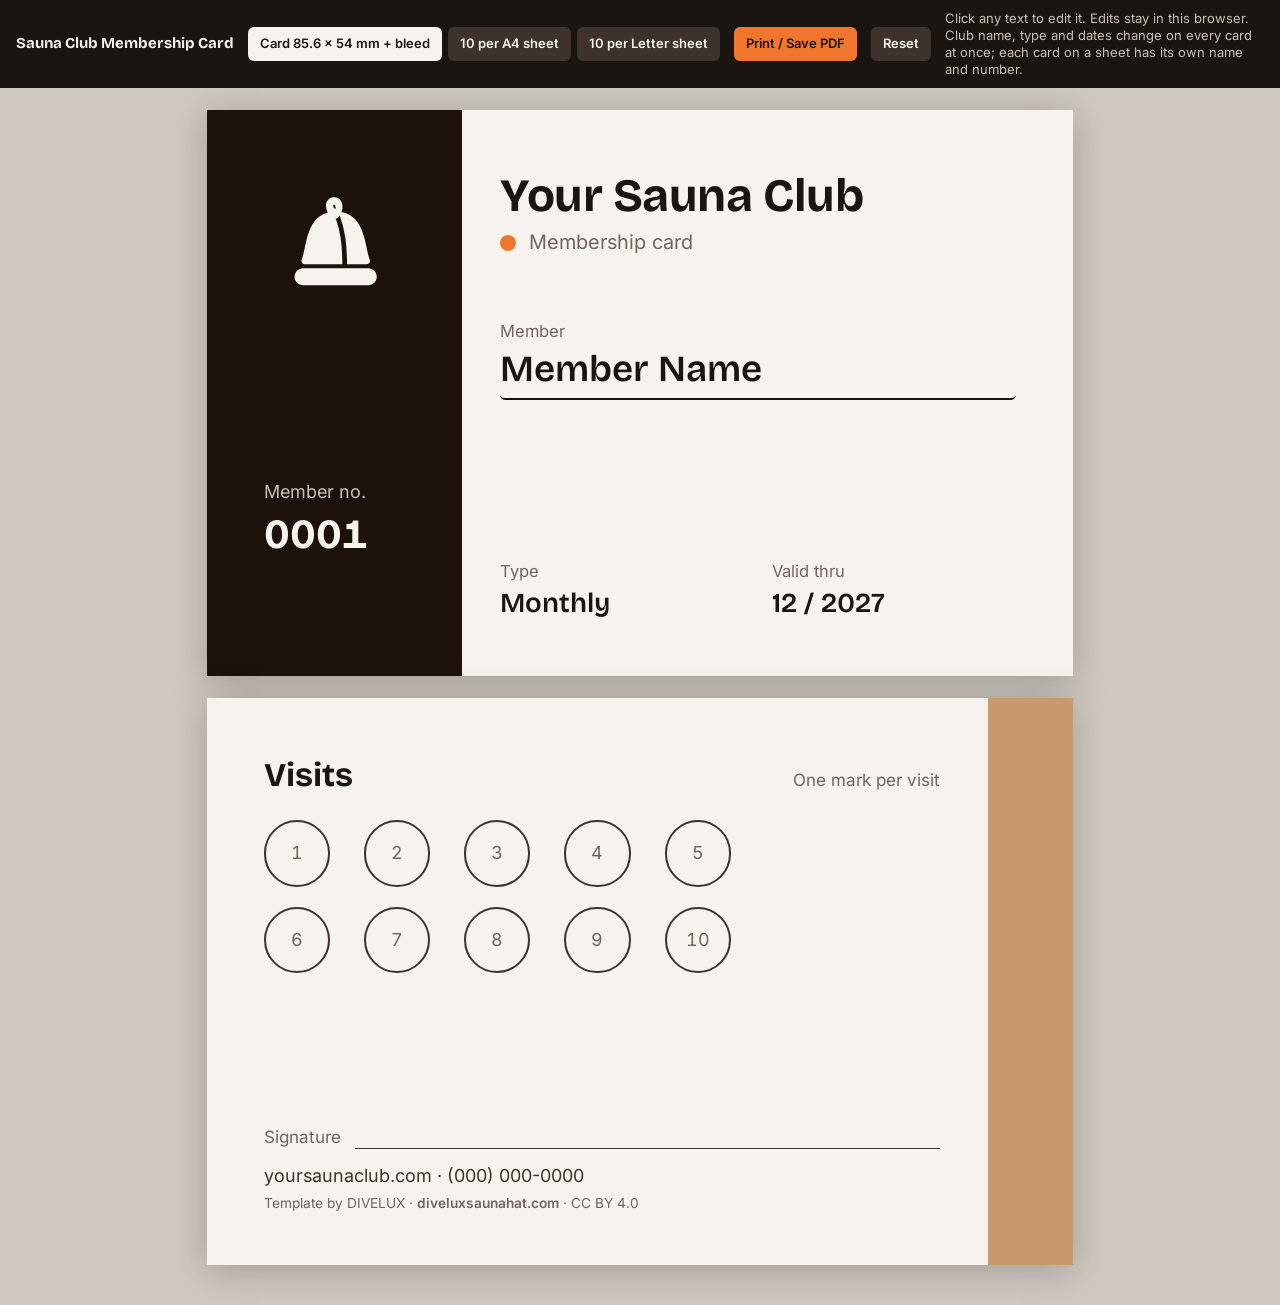
<file: sauna-club-membership-card/sauna-club-membership-card.html>
<!doctype html>
<html lang="en-US" data-key="dvx-member-card-v1" data-view="main"><head><meta charset="utf-8">
<title>Sauna Club Membership Card</title>
<meta name="author" content="DIVELUX">
<meta name="description" content="Editable sauna club membership card: CR80 85.6 x 54 mm with bleed, front and back with a 10-visit punch grid, plus 10-up print sheets for A4 and US Letter.">
<meta name="viewport" content="width=device-width, initial-scale=1">
<!-- Editable template by DIVELUX (https://diveluxsaunahat.com), CC BY 4.0. Open in Chrome, Edge, Firefox or Safari.
     Sizes: ?size=card (Card 85.6 × 54 mm + bleed), ?size=a4 (10 per A4 sheet), ?size=letter (10 per Letter sheet).
     Print at 100% (actual size), margins None, background graphics on. -->
<script>(function(){var S={"card": {"w": "91.6mm", "h": "60mm", "wpx": 346.205, "hpx": 226.772}, "a4": {"w": "210mm", "h": "297mm", "wpx": 793.701, "hpx": 1122.52}, "letter": {"w": "8.5in", "h": "11in", "wpx": 816.0, "hpx": 1056.0}},D='card',L=null,DL='',d=document.documentElement,q=new URLSearchParams(location.search);
var k=(q.get('size')||D).toLowerCase();if(!S[k])k=D;var s=S[k];d.classList.add('size-'+k);d.dataset.size=k;
d.style.setProperty('--pw',s.wpx+'px');d.style.setProperty('--ph',s.hpx+'px');d.style.setProperty('--u',(s.wpx/100)+'px');
if(L){var l=(q.get('layout')||DL).toLowerCase();if(L.indexOf(l)<0)l=DL;d.classList.add('layout-'+l);d.dataset.layout=l;}
var st=document.createElement('style');st.textContent=q.has('pdfpad')?'@page{size:'+(Math.ceil(s.wpx)+4)+'px '+(Math.ceil(s.hpx)+4)+'px;margin:0}':'@page{size:'+s.w+' '+s.h+';margin:0}';document.head.appendChild(st);})();</script>
<style>
:root{--paper:#f6f3ee;--paper-2:#ede8df;--card:#fffdf9;--ink:#1b1512;--ink-2:#3d332c;--muted:#6f655c;--line:#dcd4c8;
--line-2:#b9afa2;--wood:#c99b6c;--wood-2:#ecd6b2;--night:#1c110b;--night-2:#2a1b13;--ember:#f0762e;--t1:#f0a877;--t2:#f5c7a0;--t3:#f8dfc6;--t4:#fbf1e5;
--water:#a9c3c8;--water-2:#7ea3ab;--r:6px;--display:"Bricolage Grotesque",Arial,sans-serif;--body:"Inter",Arial,sans-serif}
*{box-sizing:border-box}
html,body{margin:0;padding:0}
body{font-family:var(--body);color:var(--ink);-webkit-print-color-adjust:exact;print-color-adjust:exact;line-height:1.35}
h1,h2,h3,p,ul,ol{margin:0;padding:0;font-weight:inherit;font-size:inherit}
ul,ol{list-style:none}
a{color:inherit;text-decoration:none}
.d{font-family:var(--display);font-optical-sizing:auto}
.num{font-variant-numeric:tabular-nums lining-nums}
.page{position:relative;width:var(--pw);height:var(--ph);overflow:hidden;background:var(--paper);display:flex;flex-direction:column;
break-after:page;page-break-after:always}
.page:last-child{break-after:auto;page-break-after:auto}
[contenteditable]{outline:none;border-radius:2px}
.credit{font-family:var(--body);font-weight:400;color:var(--muted);white-space:nowrap}
.credit a{color:inherit;font-weight:600}
svg.ill,svg.ico{display:block;flex:none}
@media print{.screen-only,.ctl{display:none!important}}
@media screen{
  html{background:#cfc9c0}
  body{padding:0 0 40px}
  #doc{margin-top:22px;display:flex;flex-direction:column;align-items:center;gap:22px}
  .page{zoom:var(--z,1);box-shadow:0 2px 14px rgba(27,21,18,.25)}
  [contenteditable]:hover{box-shadow:0 0 0 1px rgba(240,118,46,.55)}
  [contenteditable]:focus{box-shadow:0 0 0 2px #f0762e;background:rgba(255,255,255,.35)}
  .bar{position:sticky;top:0;z-index:9;display:flex;flex-wrap:wrap;align-items:center;gap:8px 14px;padding:10px 16px;
    background:#1b1512;color:#f6f3ee;font:14px/1.3 var(--body)}
  .bar b{font-family:var(--display);font-weight:700;font-size:15px}
  .bar .grp{display:flex;gap:6px;flex-wrap:wrap}
  .bar a,.bar button{font:600 13px/1 var(--body);color:#f6f3ee;background:#3d332c;border:0;border-radius:6px;padding:9px 12px;cursor:pointer;min-height:34px;display:inline-flex;align-items:center}
  .bar a[aria-current]{background:#f6f3ee;color:#1b1512}
  .bar button.main{background:#f0762e;color:#1b1512}
  .bar .hint{color:#c9bfb3;font-size:13px;flex:1 1 260px}
  .bar a:focus-visible,.bar button:focus-visible{outline:2px solid #f0762e;outline-offset:2px}
  .ctl{position:absolute;z-index:3;font:600 11px/1 var(--body);border:0;border-radius:6px;background:#1b1512;color:#f6f3ee;padding:5px 8px;cursor:pointer;opacity:.85}
  .ctl:hover{opacity:1;background:#f0762e;color:#1b1512}
  .ctl.del{right:-4px;top:50%;transform:translateY(-50%);display:none}
  [data-item]{position:relative}
  [data-item]:hover>.ctl.del{display:block}
  .ctl.add{position:static;margin-top:4px;align-self:flex-start;opacity:.7}
}


.card{position:relative;width:91.6mm;height:60mm;background:var(--paper);overflow:hidden;flex:none}
.cardpg{width:91.6mm;height:60mm}
.front .band{position:absolute;left:0;top:0;bottom:0;width:27mm;background:var(--night)}
.front .ico{position:absolute;left:7.6mm;top:8.4mm;width:12mm;height:12mm;color:var(--paper)}
.front .nolab{position:absolute;left:6mm;top:39.5mm;font-size:1.9mm;line-height:1;color:#c9bfb3}
.front .no{position:absolute;left:6mm;top:42.6mm;width:19mm;font-family:var(--display);font-weight:700;font-size:4.4mm;line-height:1.1;color:var(--paper);white-space:nowrap;font-variant-numeric:tabular-nums lining-nums}
.front .main{position:absolute;left:31mm;right:6mm;top:6.6mm;bottom:6mm;display:flex;flex-direction:column}
.front .club{font-family:var(--display);font-weight:700;font-size:4.9mm;line-height:1.05;letter-spacing:-.01em;white-space:nowrap}
.front .kind{display:flex;align-items:center;gap:1.4mm;margin-top:1.3mm;font-size:2.1mm;line-height:1;color:var(--muted)}
.front .kind i{width:1.7mm;height:1.7mm;border-radius:50%;background:var(--ember);flex:none}
.front .lab{display:block;font-size:1.75mm;line-height:1;color:var(--muted);margin-bottom:.9mm}
.front .who{margin-top:7.4mm}
.front .name{display:block;font-family:var(--display);font-weight:600;font-size:3.9mm;line-height:1.15;border-bottom:.25mm solid var(--ink);padding-bottom:.9mm;white-space:nowrap;min-height:5.5mm}
.front .row{display:grid;grid-template-columns:1fr 1fr;gap:3mm;margin-top:auto}
.front .val{display:block;font-family:var(--display);font-weight:600;font-size:2.9mm;line-height:1.15;white-space:nowrap}
.back .band{position:absolute;right:0;top:0;bottom:0;width:9mm;background:var(--wood)}
.back .main{position:absolute;left:6mm;right:14mm;top:6.4mm;bottom:5.6mm;display:flex;flex-direction:column}
.back .hd{display:flex;justify-content:space-between;align-items:baseline;gap:2mm}
.back .tt{font-family:var(--display);font-weight:700;font-size:3.5mm;line-height:1}
.back .hint{font-size:1.8mm;color:var(--muted);white-space:nowrap}
.back .punch{display:grid;grid-template-columns:repeat(5,7mm);gap:2.2mm 3.6mm;margin-top:3mm}
.back .punch span{width:7mm;height:7mm;border:.25mm solid var(--ink-2);border-radius:50%;display:flex;align-items:center;justify-content:center;font-size:1.9mm;color:var(--muted);font-variant-numeric:tabular-nums}
.back .sig{display:flex;align-items:flex-end;gap:1.5mm;margin-top:auto;font-size:1.8mm;color:var(--muted)}
.back .sig i{flex:1;border-bottom:.2mm solid var(--ink-2);height:4mm}
.back .contact{font-size:1.9mm;line-height:1.3;color:var(--ink-2);margin-top:1.6mm;white-space:nowrap}
.back .credit{font-size:1.45mm;margin-top:.7mm}
.sheet{background:#fff;position:relative}
.slot{position:absolute;width:91.6mm;height:54mm;overflow:hidden}
.slot .card{position:absolute;left:0;top:-3mm}
.mk{position:absolute;background:var(--ink)}
.sheet .how{position:absolute;font-size:2.2mm;line-height:1.3;color:var(--muted);white-space:nowrap}
.sheet .how b{color:var(--ink);font-weight:600}
.cardpg,.sheet{display:none}
html.size-card .cardpg{display:block}
html.size-a4 .sheet.a4,html.size-letter .sheet.letter{display:block}

</style>
<style>/* Fonts: Bricolage Grotesque and Inter, SIL Open Font License 1.1 */
@font-face{font-family:"Bricolage Grotesque";src:url([data-uri]) format("woff2");font-weight:200 800;font-stretch:75% 100%;font-display:block;unicode-range:U+0000-00FF, U+0131, U+0152-0153, U+02BB-02BC, U+02C6, U+02DA, U+02DC, U+0304, U+0308, U+0329, U+2000-206F, U+20AC, U+2122, U+2191, U+2193, U+2212, U+2215, U+FEFF, U+FFFD}
@font-face{font-family:"Inter";src:url([data-uri]) format("woff2");font-weight:100 900;font-display:block;unicode-range:U+0000-00FF, U+0131, U+0152-0153, U+02BB-02BC, U+02C6, U+02DA, U+02DC, U+0304, U+0308, U+0329, U+2000-206F, U+20AC, U+2122, U+2191, U+2193, U+2212, U+2215, U+FEFF, U+FFFD}
</style>
</head><body>
<nav class="bar screen-only" aria-label="Template tools"><b>Sauna Club Membership Card</b><span class="grp" data-g="size"><a href="?size=card" data-k="card">Card 85.6 × 54 mm + bleed</a><a href="?size=a4" data-k="a4">10 per A4 sheet</a><a href="?size=letter" data-k="letter">10 per Letter sheet</a></span><button type="button" id="b-print" class="main">Print / Save PDF</button><button type="button" id="b-reset">Reset</button><span class="hint">Click any text to edit it. Edits stay in this browser. Club name, type and dates change on every card at once; each card on a sheet has its own name and number.</span></nav><script>(function(){var d=document.documentElement,q=new URLSearchParams(location.search);
document.querySelectorAll('.bar .grp').forEach(function(g){var key=g.dataset.g,cur=d.dataset[key];
g.querySelectorAll('a').forEach(function(a){var p=new URLSearchParams(location.search);p.set(key,a.dataset.k);a.href='?'+p.toString();
if(a.dataset.k===cur)a.setAttribute('aria-current','true')})})})();</script>
<div id="doc">
<main class="page cardpg" data-name="front"><div class="card front" data-name="card-front">
<div class="band"></div><svg class="ico" xmlns="http://www.w3.org/2000/svg" viewBox="0 0 24 24" fill="currentColor" aria-hidden="true" data-name="icon"><path d="M4.8 14.92Q4.98 14.49 5.15 13.8Q5.26 13.36 5.46 12.39Q5.63 11.57 5.73 11.16Q5.89 10.45 6.05 9.89Q6.48 8.43 7.08 7.44Q8.27 5.48 10.33 4.95Q10.02 4.44 9.96 3.86Q9.91 3.52 9.97 3.2Q10.03 2.85 10.2 2.56Q10.39 2.24 10.68 2.04Q10.99 1.82 11.38 1.76Q11.75 1.7 12.09 1.78Q12.44 1.86 12.72 2.08Q12.98 2.29 13.15 2.59Q13.31 2.87 13.38 3.21Q13.52 3.85 13.32 4.57Q13.28 4.71 13.23 4.85Q15.61 5.28 16.92 7.44Q17.52 8.43 17.95 9.89Q18.11 10.45 18.27 11.16Q18.37 11.57 18.54 12.39Q18.74 13.36 18.85 13.8Q19.02 14.49 19.2 14.92Q19.25 15.06 19.25 15.21Q19.25 15.36 19.19 15.5Q19.13 15.63 19.02 15.74Q18.92 15.84 18.78 15.9Q18.64 15.95 18.5 15.95H14.4Q14.39 12.66 14.04 10.3Q13.68 7.77 12.84 5.61Q12.73 5.79 12.59 5.97Q12.42 6.18 12.16 6.23Q12.09 6.25 12.01 6.25Q12.73 8.19 13.06 10.45Q13.39 12.74 13.4 15.95H5.5Q5.35 15.95 5.21 15.89Q5.08 15.84 4.97 15.73Q4.86 15.62 4.81 15.49Q4.75 15.35 4.75 15.2Q4.75 15.06 4.8 14.92ZM5.1 16.8H18.9C19.89 16.8 20.7 17.61 20.7 18.6C20.7 19.59 19.89 20.4 18.9 20.4H5.1C4.11 20.4 3.3 19.59 3.3 18.6C3.3 17.61 4.11 16.8 5.1 16.8ZM11.9 4.3C12.1 3.8 11.9 3.3 11.6 3.3C11.4 3.4 11.4 3.9 11.9 4.3Z"/></svg>
<span class="nolab">Member no.</span><span class="no" data-name="member-no" contenteditable="true" spellcheck="false" data-sync="m1-no">0001</span>
<div class="main">
<p class="club" data-name="club-name" contenteditable="true" spellcheck="false" data-sync="club">Your Sauna Club</p>
<p class="kind"><i></i><span data-name="card-title" contenteditable="true" spellcheck="false" data-sync="ctitle">Membership card</span></p>
<div class="who"><span class="lab">Member</span><span class="name" data-name="member-name" contenteditable="true" spellcheck="false" data-sync="m1-name">Member Name</span></div>
<div class="row"><div><span class="lab">Type</span><span class="val" data-name="card-type" contenteditable="true" spellcheck="false" data-sync="type">Monthly</span></div>
<div><span class="lab">Valid thru</span><span class="val" data-name="valid-thru" contenteditable="true" spellcheck="false" data-sync="valid">12 / 2027</span></div></div>
</div></div></main>
<main class="page cardpg" data-name="back"><div class="card back" data-name="card-back">
<div class="band"></div>
<div class="main">
<div class="hd"><p class="tt" data-name="punch-title" contenteditable="true" spellcheck="false" data-sync="ptitle">Visits</p><p class="hint" data-name="punch-hint" contenteditable="true" spellcheck="false" data-sync="phint">One mark per visit</p></div>
<div class="punch" data-name="punch-grid"><span>1</span><span>2</span><span>3</span><span>4</span><span>5</span><span>6</span><span>7</span><span>8</span><span>9</span><span>10</span></div>
<p class="sig"><span>Signature</span><i></i></p>
<p class="contact" data-name="contact" contenteditable="true" spellcheck="false" data-sync="contact">yoursaunaclub.com · (000) 000-0000</p>
<p class="credit" data-name="credit">Template by DIVELUX · <a href="https://diveluxsaunahat.com">diveluxsaunahat.com</a> · CC BY 4.0</p>
</div></div></main>
<main class="page sheet a4" data-name="sheet-a4-front"><i class="mk" style="left:15.30mm;top:7.50mm;width:0.20mm;height:4.80mm"></i><i class="mk" style="left:15.30mm;top:284.70mm;width:0.20mm;height:4.80mm"></i><i class="mk" style="left:100.90mm;top:7.50mm;width:0.20mm;height:4.80mm"></i><i class="mk" style="left:100.90mm;top:284.70mm;width:0.20mm;height:4.80mm"></i><i class="mk" style="left:108.90mm;top:7.50mm;width:0.20mm;height:4.80mm"></i><i class="mk" style="left:108.90mm;top:284.70mm;width:0.20mm;height:4.80mm"></i><i class="mk" style="left:194.50mm;top:7.50mm;width:0.20mm;height:4.80mm"></i><i class="mk" style="left:194.50mm;top:284.70mm;width:0.20mm;height:4.80mm"></i><i class="mk" style="left:7.40mm;top:13.40mm;width:6.50mm;height:0.20mm"></i><i class="mk" style="left:196.10mm;top:13.40mm;width:6.50mm;height:0.20mm"></i><i class="mk" style="left:7.40mm;top:67.40mm;width:6.50mm;height:0.20mm"></i><i class="mk" style="left:196.10mm;top:67.40mm;width:6.50mm;height:0.20mm"></i><i class="mk" style="left:7.40mm;top:121.40mm;width:6.50mm;height:0.20mm"></i><i class="mk" style="left:196.10mm;top:121.40mm;width:6.50mm;height:0.20mm"></i><i class="mk" style="left:7.40mm;top:175.40mm;width:6.50mm;height:0.20mm"></i><i class="mk" style="left:196.10mm;top:175.40mm;width:6.50mm;height:0.20mm"></i><i class="mk" style="left:7.40mm;top:229.40mm;width:6.50mm;height:0.20mm"></i><i class="mk" style="left:196.10mm;top:229.40mm;width:6.50mm;height:0.20mm"></i><i class="mk" style="left:7.40mm;top:283.40mm;width:6.50mm;height:0.20mm"></i><i class="mk" style="left:196.10mm;top:283.40mm;width:6.50mm;height:0.20mm"></i><div class="slot" style="left:12.40mm;top:13.50mm"><div class="card front" data-name="card-front">
<div class="band"></div><svg class="ico" xmlns="http://www.w3.org/2000/svg" viewBox="0 0 24 24" fill="currentColor" aria-hidden="true" data-name="icon"><path d="M4.8 14.92Q4.98 14.49 5.15 13.8Q5.26 13.36 5.46 12.39Q5.63 11.57 5.73 11.16Q5.89 10.45 6.05 9.89Q6.48 8.43 7.08 7.44Q8.27 5.48 10.33 4.95Q10.02 4.44 9.96 3.86Q9.91 3.52 9.97 3.2Q10.03 2.85 10.2 2.56Q10.39 2.24 10.68 2.04Q10.99 1.82 11.38 1.76Q11.75 1.7 12.09 1.78Q12.44 1.86 12.72 2.08Q12.98 2.29 13.15 2.59Q13.31 2.87 13.38 3.21Q13.52 3.85 13.32 4.57Q13.28 4.71 13.23 4.85Q15.61 5.28 16.92 7.44Q17.52 8.43 17.95 9.89Q18.11 10.45 18.27 11.16Q18.37 11.57 18.54 12.39Q18.74 13.36 18.85 13.8Q19.02 14.49 19.2 14.92Q19.25 15.06 19.25 15.21Q19.25 15.36 19.19 15.5Q19.13 15.63 19.02 15.74Q18.92 15.84 18.78 15.9Q18.64 15.95 18.5 15.95H14.4Q14.39 12.66 14.04 10.3Q13.68 7.77 12.84 5.61Q12.73 5.79 12.59 5.97Q12.42 6.18 12.16 6.23Q12.09 6.25 12.01 6.25Q12.73 8.19 13.06 10.45Q13.39 12.74 13.4 15.95H5.5Q5.35 15.95 5.21 15.89Q5.08 15.84 4.97 15.73Q4.86 15.62 4.81 15.49Q4.75 15.35 4.75 15.2Q4.75 15.06 4.8 14.92ZM5.1 16.8H18.9C19.89 16.8 20.7 17.61 20.7 18.6C20.7 19.59 19.89 20.4 18.9 20.4H5.1C4.11 20.4 3.3 19.59 3.3 18.6C3.3 17.61 4.11 16.8 5.1 16.8ZM11.9 4.3C12.1 3.8 11.9 3.3 11.6 3.3C11.4 3.4 11.4 3.9 11.9 4.3Z"/></svg>
<span class="nolab">Member no.</span><span class="no" data-name="member-no" contenteditable="true" spellcheck="false" data-sync="m1-no">0001</span>
<div class="main">
<p class="club" data-name="club-name" contenteditable="true" spellcheck="false" data-sync="club">Your Sauna Club</p>
<p class="kind"><i></i><span data-name="card-title" contenteditable="true" spellcheck="false" data-sync="ctitle">Membership card</span></p>
<div class="who"><span class="lab">Member</span><span class="name" data-name="member-name" contenteditable="true" spellcheck="false" data-sync="m1-name">Member Name</span></div>
<div class="row"><div><span class="lab">Type</span><span class="val" data-name="card-type" contenteditable="true" spellcheck="false" data-sync="type">Monthly</span></div>
<div><span class="lab">Valid thru</span><span class="val" data-name="valid-thru" contenteditable="true" spellcheck="false" data-sync="valid">12 / 2027</span></div></div>
</div></div></div><div class="slot" style="left:106.00mm;top:13.50mm"><div class="card front" data-name="card-front">
<div class="band"></div><svg class="ico" xmlns="http://www.w3.org/2000/svg" viewBox="0 0 24 24" fill="currentColor" aria-hidden="true" data-name="icon"><path d="M4.8 14.92Q4.98 14.49 5.15 13.8Q5.26 13.36 5.46 12.39Q5.63 11.57 5.73 11.16Q5.89 10.45 6.05 9.89Q6.48 8.43 7.08 7.44Q8.27 5.48 10.33 4.95Q10.02 4.44 9.96 3.86Q9.91 3.52 9.97 3.2Q10.03 2.85 10.2 2.56Q10.39 2.24 10.68 2.04Q10.99 1.82 11.38 1.76Q11.75 1.7 12.09 1.78Q12.44 1.86 12.72 2.08Q12.98 2.29 13.15 2.59Q13.31 2.87 13.38 3.21Q13.52 3.85 13.32 4.57Q13.28 4.71 13.23 4.85Q15.61 5.28 16.92 7.44Q17.52 8.43 17.95 9.89Q18.11 10.45 18.27 11.16Q18.37 11.57 18.54 12.39Q18.74 13.36 18.85 13.8Q19.02 14.49 19.2 14.92Q19.25 15.06 19.25 15.21Q19.25 15.36 19.19 15.5Q19.13 15.63 19.02 15.74Q18.92 15.84 18.78 15.9Q18.64 15.95 18.5 15.95H14.4Q14.39 12.66 14.04 10.3Q13.68 7.77 12.84 5.61Q12.73 5.79 12.59 5.97Q12.42 6.18 12.16 6.23Q12.09 6.25 12.01 6.25Q12.73 8.19 13.06 10.45Q13.39 12.74 13.4 15.95H5.5Q5.35 15.95 5.21 15.89Q5.08 15.84 4.97 15.73Q4.86 15.62 4.81 15.49Q4.75 15.35 4.75 15.2Q4.75 15.06 4.8 14.92ZM5.1 16.8H18.9C19.89 16.8 20.7 17.61 20.7 18.6C20.7 19.59 19.89 20.4 18.9 20.4H5.1C4.11 20.4 3.3 19.59 3.3 18.6C3.3 17.61 4.11 16.8 5.1 16.8ZM11.9 4.3C12.1 3.8 11.9 3.3 11.6 3.3C11.4 3.4 11.4 3.9 11.9 4.3Z"/></svg>
<span class="nolab">Member no.</span><span class="no" data-name="member-no" contenteditable="true" spellcheck="false" data-sync="m2-no">0002</span>
<div class="main">
<p class="club" data-name="club-name" contenteditable="true" spellcheck="false" data-sync="club">Your Sauna Club</p>
<p class="kind"><i></i><span data-name="card-title" contenteditable="true" spellcheck="false" data-sync="ctitle">Membership card</span></p>
<div class="who"><span class="lab">Member</span><span class="name" data-name="member-name" contenteditable="true" spellcheck="false" data-sync="m2-name">Member Name</span></div>
<div class="row"><div><span class="lab">Type</span><span class="val" data-name="card-type" contenteditable="true" spellcheck="false" data-sync="type">Monthly</span></div>
<div><span class="lab">Valid thru</span><span class="val" data-name="valid-thru" contenteditable="true" spellcheck="false" data-sync="valid">12 / 2027</span></div></div>
</div></div></div><div class="slot" style="left:12.40mm;top:67.50mm"><div class="card front" data-name="card-front">
<div class="band"></div><svg class="ico" xmlns="http://www.w3.org/2000/svg" viewBox="0 0 24 24" fill="currentColor" aria-hidden="true" data-name="icon"><path d="M4.8 14.92Q4.98 14.49 5.15 13.8Q5.26 13.36 5.46 12.39Q5.63 11.57 5.73 11.16Q5.89 10.45 6.05 9.89Q6.48 8.43 7.08 7.44Q8.27 5.48 10.33 4.95Q10.02 4.44 9.96 3.86Q9.91 3.52 9.97 3.2Q10.03 2.85 10.2 2.56Q10.39 2.24 10.68 2.04Q10.99 1.82 11.38 1.76Q11.75 1.7 12.09 1.78Q12.44 1.86 12.72 2.08Q12.98 2.29 13.15 2.59Q13.31 2.87 13.38 3.21Q13.52 3.85 13.32 4.57Q13.28 4.71 13.23 4.85Q15.61 5.28 16.92 7.44Q17.52 8.43 17.95 9.89Q18.11 10.45 18.27 11.16Q18.37 11.57 18.54 12.39Q18.74 13.36 18.85 13.8Q19.02 14.49 19.2 14.92Q19.25 15.06 19.25 15.21Q19.25 15.36 19.19 15.5Q19.13 15.63 19.02 15.74Q18.92 15.84 18.78 15.9Q18.64 15.95 18.5 15.95H14.4Q14.39 12.66 14.04 10.3Q13.68 7.77 12.84 5.61Q12.73 5.79 12.59 5.97Q12.42 6.18 12.16 6.23Q12.09 6.25 12.01 6.25Q12.73 8.19 13.06 10.45Q13.39 12.74 13.4 15.95H5.5Q5.35 15.95 5.21 15.89Q5.08 15.84 4.97 15.73Q4.86 15.62 4.81 15.49Q4.75 15.35 4.75 15.2Q4.75 15.06 4.8 14.92ZM5.1 16.8H18.9C19.89 16.8 20.7 17.61 20.7 18.6C20.7 19.59 19.89 20.4 18.9 20.4H5.1C4.11 20.4 3.3 19.59 3.3 18.6C3.3 17.61 4.11 16.8 5.1 16.8ZM11.9 4.3C12.1 3.8 11.9 3.3 11.6 3.3C11.4 3.4 11.4 3.9 11.9 4.3Z"/></svg>
<span class="nolab">Member no.</span><span class="no" data-name="member-no" contenteditable="true" spellcheck="false" data-sync="m3-no">0003</span>
<div class="main">
<p class="club" data-name="club-name" contenteditable="true" spellcheck="false" data-sync="club">Your Sauna Club</p>
<p class="kind"><i></i><span data-name="card-title" contenteditable="true" spellcheck="false" data-sync="ctitle">Membership card</span></p>
<div class="who"><span class="lab">Member</span><span class="name" data-name="member-name" contenteditable="true" spellcheck="false" data-sync="m3-name">Member Name</span></div>
<div class="row"><div><span class="lab">Type</span><span class="val" data-name="card-type" contenteditable="true" spellcheck="false" data-sync="type">Monthly</span></div>
<div><span class="lab">Valid thru</span><span class="val" data-name="valid-thru" contenteditable="true" spellcheck="false" data-sync="valid">12 / 2027</span></div></div>
</div></div></div><div class="slot" style="left:106.00mm;top:67.50mm"><div class="card front" data-name="card-front">
<div class="band"></div><svg class="ico" xmlns="http://www.w3.org/2000/svg" viewBox="0 0 24 24" fill="currentColor" aria-hidden="true" data-name="icon"><path d="M4.8 14.92Q4.98 14.49 5.15 13.8Q5.26 13.36 5.46 12.39Q5.63 11.57 5.73 11.16Q5.89 10.45 6.05 9.89Q6.48 8.43 7.08 7.44Q8.27 5.48 10.33 4.95Q10.02 4.44 9.96 3.86Q9.91 3.52 9.97 3.2Q10.03 2.85 10.2 2.56Q10.39 2.24 10.68 2.04Q10.99 1.82 11.38 1.76Q11.75 1.7 12.09 1.78Q12.44 1.86 12.72 2.08Q12.98 2.29 13.15 2.59Q13.31 2.87 13.38 3.21Q13.52 3.85 13.32 4.57Q13.28 4.71 13.23 4.85Q15.61 5.28 16.92 7.44Q17.52 8.43 17.95 9.89Q18.11 10.45 18.27 11.16Q18.37 11.57 18.54 12.39Q18.74 13.36 18.85 13.8Q19.02 14.49 19.2 14.92Q19.25 15.06 19.25 15.21Q19.25 15.36 19.19 15.5Q19.13 15.63 19.02 15.74Q18.92 15.84 18.78 15.9Q18.64 15.95 18.5 15.95H14.4Q14.39 12.66 14.04 10.3Q13.68 7.77 12.84 5.61Q12.73 5.79 12.59 5.97Q12.42 6.18 12.16 6.23Q12.09 6.25 12.01 6.25Q12.73 8.19 13.06 10.45Q13.39 12.74 13.4 15.95H5.5Q5.35 15.95 5.21 15.89Q5.08 15.84 4.97 15.73Q4.86 15.62 4.81 15.49Q4.75 15.35 4.75 15.2Q4.75 15.06 4.8 14.92ZM5.1 16.8H18.9C19.89 16.8 20.7 17.61 20.7 18.6C20.7 19.59 19.89 20.4 18.9 20.4H5.1C4.11 20.4 3.3 19.59 3.3 18.6C3.3 17.61 4.11 16.8 5.1 16.8ZM11.9 4.3C12.1 3.8 11.9 3.3 11.6 3.3C11.4 3.4 11.4 3.9 11.9 4.3Z"/></svg>
<span class="nolab">Member no.</span><span class="no" data-name="member-no" contenteditable="true" spellcheck="false" data-sync="m4-no">0004</span>
<div class="main">
<p class="club" data-name="club-name" contenteditable="true" spellcheck="false" data-sync="club">Your Sauna Club</p>
<p class="kind"><i></i><span data-name="card-title" contenteditable="true" spellcheck="false" data-sync="ctitle">Membership card</span></p>
<div class="who"><span class="lab">Member</span><span class="name" data-name="member-name" contenteditable="true" spellcheck="false" data-sync="m4-name">Member Name</span></div>
<div class="row"><div><span class="lab">Type</span><span class="val" data-name="card-type" contenteditable="true" spellcheck="false" data-sync="type">Monthly</span></div>
<div><span class="lab">Valid thru</span><span class="val" data-name="valid-thru" contenteditable="true" spellcheck="false" data-sync="valid">12 / 2027</span></div></div>
</div></div></div><div class="slot" style="left:12.40mm;top:121.50mm"><div class="card front" data-name="card-front">
<div class="band"></div><svg class="ico" xmlns="http://www.w3.org/2000/svg" viewBox="0 0 24 24" fill="currentColor" aria-hidden="true" data-name="icon"><path d="M4.8 14.92Q4.98 14.49 5.15 13.8Q5.26 13.36 5.46 12.39Q5.63 11.57 5.73 11.16Q5.89 10.45 6.05 9.89Q6.48 8.43 7.08 7.44Q8.27 5.48 10.33 4.95Q10.02 4.44 9.96 3.86Q9.91 3.52 9.97 3.2Q10.03 2.85 10.2 2.56Q10.39 2.24 10.68 2.04Q10.99 1.82 11.38 1.76Q11.75 1.7 12.09 1.78Q12.44 1.86 12.72 2.08Q12.98 2.29 13.15 2.59Q13.31 2.87 13.38 3.21Q13.52 3.85 13.32 4.57Q13.28 4.71 13.23 4.85Q15.61 5.28 16.92 7.44Q17.52 8.43 17.95 9.89Q18.11 10.45 18.27 11.16Q18.37 11.57 18.54 12.39Q18.74 13.36 18.85 13.8Q19.02 14.49 19.2 14.92Q19.25 15.06 19.25 15.21Q19.25 15.36 19.19 15.5Q19.13 15.63 19.02 15.74Q18.92 15.84 18.78 15.9Q18.64 15.95 18.5 15.95H14.4Q14.39 12.66 14.04 10.3Q13.68 7.77 12.84 5.61Q12.73 5.79 12.59 5.97Q12.42 6.18 12.16 6.23Q12.09 6.25 12.01 6.25Q12.73 8.19 13.06 10.45Q13.39 12.74 13.4 15.95H5.5Q5.35 15.95 5.21 15.89Q5.08 15.84 4.97 15.73Q4.86 15.62 4.81 15.49Q4.75 15.35 4.75 15.2Q4.75 15.06 4.8 14.92ZM5.1 16.8H18.9C19.89 16.8 20.7 17.61 20.7 18.6C20.7 19.59 19.89 20.4 18.9 20.4H5.1C4.11 20.4 3.3 19.59 3.3 18.6C3.3 17.61 4.11 16.8 5.1 16.8ZM11.9 4.3C12.1 3.8 11.9 3.3 11.6 3.3C11.4 3.4 11.4 3.9 11.9 4.3Z"/></svg>
<span class="nolab">Member no.</span><span class="no" data-name="member-no" contenteditable="true" spellcheck="false" data-sync="m5-no">0005</span>
<div class="main">
<p class="club" data-name="club-name" contenteditable="true" spellcheck="false" data-sync="club">Your Sauna Club</p>
<p class="kind"><i></i><span data-name="card-title" contenteditable="true" spellcheck="false" data-sync="ctitle">Membership card</span></p>
<div class="who"><span class="lab">Member</span><span class="name" data-name="member-name" contenteditable="true" spellcheck="false" data-sync="m5-name">Member Name</span></div>
<div class="row"><div><span class="lab">Type</span><span class="val" data-name="card-type" contenteditable="true" spellcheck="false" data-sync="type">Monthly</span></div>
<div><span class="lab">Valid thru</span><span class="val" data-name="valid-thru" contenteditable="true" spellcheck="false" data-sync="valid">12 / 2027</span></div></div>
</div></div></div><div class="slot" style="left:106.00mm;top:121.50mm"><div class="card front" data-name="card-front">
<div class="band"></div><svg class="ico" xmlns="http://www.w3.org/2000/svg" viewBox="0 0 24 24" fill="currentColor" aria-hidden="true" data-name="icon"><path d="M4.8 14.92Q4.98 14.49 5.15 13.8Q5.26 13.36 5.46 12.39Q5.63 11.57 5.73 11.16Q5.89 10.45 6.05 9.89Q6.48 8.43 7.08 7.44Q8.27 5.48 10.33 4.95Q10.02 4.44 9.96 3.86Q9.91 3.52 9.97 3.2Q10.03 2.85 10.2 2.56Q10.39 2.24 10.68 2.04Q10.99 1.82 11.38 1.76Q11.75 1.7 12.09 1.78Q12.44 1.86 12.72 2.08Q12.98 2.29 13.15 2.59Q13.31 2.87 13.38 3.21Q13.52 3.85 13.32 4.57Q13.28 4.71 13.23 4.85Q15.61 5.28 16.92 7.44Q17.52 8.43 17.95 9.89Q18.11 10.45 18.27 11.16Q18.37 11.57 18.54 12.39Q18.74 13.36 18.85 13.8Q19.02 14.49 19.2 14.92Q19.25 15.06 19.25 15.21Q19.25 15.36 19.19 15.5Q19.13 15.63 19.02 15.74Q18.92 15.84 18.78 15.9Q18.64 15.95 18.5 15.95H14.4Q14.39 12.66 14.04 10.3Q13.68 7.77 12.84 5.61Q12.73 5.79 12.59 5.97Q12.42 6.18 12.16 6.23Q12.09 6.25 12.01 6.25Q12.73 8.19 13.06 10.45Q13.39 12.74 13.4 15.95H5.5Q5.35 15.95 5.21 15.89Q5.08 15.84 4.97 15.73Q4.86 15.62 4.81 15.49Q4.75 15.35 4.75 15.2Q4.75 15.06 4.8 14.92ZM5.1 16.8H18.9C19.89 16.8 20.7 17.61 20.7 18.6C20.7 19.59 19.89 20.4 18.9 20.4H5.1C4.11 20.4 3.3 19.59 3.3 18.6C3.3 17.61 4.11 16.8 5.1 16.8ZM11.9 4.3C12.1 3.8 11.9 3.3 11.6 3.3C11.4 3.4 11.4 3.9 11.9 4.3Z"/></svg>
<span class="nolab">Member no.</span><span class="no" data-name="member-no" contenteditable="true" spellcheck="false" data-sync="m6-no">0006</span>
<div class="main">
<p class="club" data-name="club-name" contenteditable="true" spellcheck="false" data-sync="club">Your Sauna Club</p>
<p class="kind"><i></i><span data-name="card-title" contenteditable="true" spellcheck="false" data-sync="ctitle">Membership card</span></p>
<div class="who"><span class="lab">Member</span><span class="name" data-name="member-name" contenteditable="true" spellcheck="false" data-sync="m6-name">Member Name</span></div>
<div class="row"><div><span class="lab">Type</span><span class="val" data-name="card-type" contenteditable="true" spellcheck="false" data-sync="type">Monthly</span></div>
<div><span class="lab">Valid thru</span><span class="val" data-name="valid-thru" contenteditable="true" spellcheck="false" data-sync="valid">12 / 2027</span></div></div>
</div></div></div><div class="slot" style="left:12.40mm;top:175.50mm"><div class="card front" data-name="card-front">
<div class="band"></div><svg class="ico" xmlns="http://www.w3.org/2000/svg" viewBox="0 0 24 24" fill="currentColor" aria-hidden="true" data-name="icon"><path d="M4.8 14.92Q4.98 14.49 5.15 13.8Q5.26 13.36 5.46 12.39Q5.63 11.57 5.73 11.16Q5.89 10.45 6.05 9.89Q6.48 8.43 7.08 7.44Q8.27 5.48 10.33 4.95Q10.02 4.44 9.96 3.86Q9.91 3.52 9.97 3.2Q10.03 2.85 10.2 2.56Q10.39 2.24 10.68 2.04Q10.99 1.82 11.38 1.76Q11.75 1.7 12.09 1.78Q12.44 1.86 12.72 2.08Q12.98 2.29 13.15 2.59Q13.31 2.87 13.38 3.21Q13.52 3.85 13.32 4.57Q13.28 4.71 13.23 4.85Q15.61 5.28 16.92 7.44Q17.52 8.43 17.95 9.89Q18.11 10.45 18.27 11.16Q18.37 11.57 18.54 12.39Q18.74 13.36 18.85 13.8Q19.02 14.49 19.2 14.92Q19.25 15.06 19.25 15.21Q19.25 15.36 19.19 15.5Q19.13 15.63 19.02 15.74Q18.92 15.84 18.78 15.9Q18.64 15.95 18.5 15.95H14.4Q14.39 12.66 14.04 10.3Q13.68 7.77 12.84 5.61Q12.73 5.79 12.59 5.97Q12.42 6.18 12.16 6.23Q12.09 6.25 12.01 6.25Q12.73 8.19 13.06 10.45Q13.39 12.74 13.4 15.95H5.5Q5.35 15.95 5.21 15.89Q5.08 15.84 4.97 15.73Q4.86 15.62 4.81 15.49Q4.75 15.35 4.75 15.2Q4.75 15.06 4.8 14.92ZM5.1 16.8H18.9C19.89 16.8 20.7 17.61 20.7 18.6C20.7 19.59 19.89 20.4 18.9 20.4H5.1C4.11 20.4 3.3 19.59 3.3 18.6C3.3 17.61 4.11 16.8 5.1 16.8ZM11.9 4.3C12.1 3.8 11.9 3.3 11.6 3.3C11.4 3.4 11.4 3.9 11.9 4.3Z"/></svg>
<span class="nolab">Member no.</span><span class="no" data-name="member-no" contenteditable="true" spellcheck="false" data-sync="m7-no">0007</span>
<div class="main">
<p class="club" data-name="club-name" contenteditable="true" spellcheck="false" data-sync="club">Your Sauna Club</p>
<p class="kind"><i></i><span data-name="card-title" contenteditable="true" spellcheck="false" data-sync="ctitle">Membership card</span></p>
<div class="who"><span class="lab">Member</span><span class="name" data-name="member-name" contenteditable="true" spellcheck="false" data-sync="m7-name">Member Name</span></div>
<div class="row"><div><span class="lab">Type</span><span class="val" data-name="card-type" contenteditable="true" spellcheck="false" data-sync="type">Monthly</span></div>
<div><span class="lab">Valid thru</span><span class="val" data-name="valid-thru" contenteditable="true" spellcheck="false" data-sync="valid">12 / 2027</span></div></div>
</div></div></div><div class="slot" style="left:106.00mm;top:175.50mm"><div class="card front" data-name="card-front">
<div class="band"></div><svg class="ico" xmlns="http://www.w3.org/2000/svg" viewBox="0 0 24 24" fill="currentColor" aria-hidden="true" data-name="icon"><path d="M4.8 14.92Q4.98 14.49 5.15 13.8Q5.26 13.36 5.46 12.39Q5.63 11.57 5.73 11.16Q5.89 10.45 6.05 9.89Q6.48 8.43 7.08 7.44Q8.27 5.48 10.33 4.95Q10.02 4.44 9.96 3.86Q9.91 3.52 9.97 3.2Q10.03 2.85 10.2 2.56Q10.39 2.24 10.68 2.04Q10.99 1.82 11.38 1.76Q11.75 1.7 12.09 1.78Q12.44 1.86 12.72 2.08Q12.98 2.29 13.15 2.59Q13.31 2.87 13.38 3.21Q13.52 3.85 13.32 4.57Q13.28 4.71 13.23 4.85Q15.61 5.28 16.92 7.44Q17.52 8.43 17.95 9.89Q18.11 10.45 18.27 11.16Q18.37 11.57 18.54 12.39Q18.74 13.36 18.85 13.8Q19.02 14.49 19.2 14.92Q19.25 15.06 19.25 15.21Q19.25 15.36 19.19 15.5Q19.13 15.63 19.02 15.74Q18.92 15.84 18.78 15.9Q18.64 15.95 18.5 15.95H14.4Q14.39 12.66 14.04 10.3Q13.68 7.77 12.84 5.61Q12.73 5.79 12.59 5.97Q12.42 6.18 12.16 6.23Q12.09 6.25 12.01 6.25Q12.73 8.19 13.06 10.45Q13.39 12.74 13.4 15.95H5.5Q5.35 15.95 5.21 15.89Q5.08 15.84 4.97 15.73Q4.86 15.62 4.81 15.49Q4.75 15.35 4.75 15.2Q4.75 15.06 4.8 14.92ZM5.1 16.8H18.9C19.89 16.8 20.7 17.61 20.7 18.6C20.7 19.59 19.89 20.4 18.9 20.4H5.1C4.11 20.4 3.3 19.59 3.3 18.6C3.3 17.61 4.11 16.8 5.1 16.8ZM11.9 4.3C12.1 3.8 11.9 3.3 11.6 3.3C11.4 3.4 11.4 3.9 11.9 4.3Z"/></svg>
<span class="nolab">Member no.</span><span class="no" data-name="member-no" contenteditable="true" spellcheck="false" data-sync="m8-no">0008</span>
<div class="main">
<p class="club" data-name="club-name" contenteditable="true" spellcheck="false" data-sync="club">Your Sauna Club</p>
<p class="kind"><i></i><span data-name="card-title" contenteditable="true" spellcheck="false" data-sync="ctitle">Membership card</span></p>
<div class="who"><span class="lab">Member</span><span class="name" data-name="member-name" contenteditable="true" spellcheck="false" data-sync="m8-name">Member Name</span></div>
<div class="row"><div><span class="lab">Type</span><span class="val" data-name="card-type" contenteditable="true" spellcheck="false" data-sync="type">Monthly</span></div>
<div><span class="lab">Valid thru</span><span class="val" data-name="valid-thru" contenteditable="true" spellcheck="false" data-sync="valid">12 / 2027</span></div></div>
</div></div></div><div class="slot" style="left:12.40mm;top:229.50mm"><div class="card front" data-name="card-front">
<div class="band"></div><svg class="ico" xmlns="http://www.w3.org/2000/svg" viewBox="0 0 24 24" fill="currentColor" aria-hidden="true" data-name="icon"><path d="M4.8 14.92Q4.98 14.49 5.15 13.8Q5.26 13.36 5.46 12.39Q5.63 11.57 5.73 11.16Q5.89 10.45 6.05 9.89Q6.48 8.43 7.08 7.44Q8.27 5.48 10.33 4.95Q10.02 4.44 9.96 3.86Q9.91 3.52 9.97 3.2Q10.03 2.85 10.2 2.56Q10.39 2.24 10.68 2.04Q10.99 1.82 11.38 1.76Q11.75 1.7 12.09 1.78Q12.44 1.86 12.72 2.08Q12.98 2.29 13.15 2.59Q13.31 2.87 13.38 3.21Q13.52 3.85 13.32 4.57Q13.28 4.71 13.23 4.85Q15.61 5.28 16.92 7.44Q17.52 8.43 17.95 9.89Q18.11 10.45 18.27 11.16Q18.37 11.57 18.54 12.39Q18.74 13.36 18.85 13.8Q19.02 14.49 19.2 14.92Q19.25 15.06 19.25 15.21Q19.25 15.36 19.19 15.5Q19.13 15.63 19.02 15.74Q18.92 15.84 18.78 15.9Q18.64 15.95 18.5 15.95H14.4Q14.39 12.66 14.04 10.3Q13.68 7.77 12.84 5.61Q12.73 5.79 12.59 5.97Q12.42 6.18 12.16 6.23Q12.09 6.25 12.01 6.25Q12.73 8.19 13.06 10.45Q13.39 12.74 13.4 15.95H5.5Q5.35 15.95 5.21 15.89Q5.08 15.84 4.97 15.73Q4.86 15.62 4.81 15.49Q4.75 15.35 4.75 15.2Q4.75 15.06 4.8 14.92ZM5.1 16.8H18.9C19.89 16.8 20.7 17.61 20.7 18.6C20.7 19.59 19.89 20.4 18.9 20.4H5.1C4.11 20.4 3.3 19.59 3.3 18.6C3.3 17.61 4.11 16.8 5.1 16.8ZM11.9 4.3C12.1 3.8 11.9 3.3 11.6 3.3C11.4 3.4 11.4 3.9 11.9 4.3Z"/></svg>
<span class="nolab">Member no.</span><span class="no" data-name="member-no" contenteditable="true" spellcheck="false" data-sync="m9-no">0009</span>
<div class="main">
<p class="club" data-name="club-name" contenteditable="true" spellcheck="false" data-sync="club">Your Sauna Club</p>
<p class="kind"><i></i><span data-name="card-title" contenteditable="true" spellcheck="false" data-sync="ctitle">Membership card</span></p>
<div class="who"><span class="lab">Member</span><span class="name" data-name="member-name" contenteditable="true" spellcheck="false" data-sync="m9-name">Member Name</span></div>
<div class="row"><div><span class="lab">Type</span><span class="val" data-name="card-type" contenteditable="true" spellcheck="false" data-sync="type">Monthly</span></div>
<div><span class="lab">Valid thru</span><span class="val" data-name="valid-thru" contenteditable="true" spellcheck="false" data-sync="valid">12 / 2027</span></div></div>
</div></div></div><div class="slot" style="left:106.00mm;top:229.50mm"><div class="card front" data-name="card-front">
<div class="band"></div><svg class="ico" xmlns="http://www.w3.org/2000/svg" viewBox="0 0 24 24" fill="currentColor" aria-hidden="true" data-name="icon"><path d="M4.8 14.92Q4.98 14.49 5.15 13.8Q5.26 13.36 5.46 12.39Q5.63 11.57 5.73 11.16Q5.89 10.45 6.05 9.89Q6.48 8.43 7.08 7.44Q8.27 5.48 10.33 4.95Q10.02 4.44 9.96 3.86Q9.91 3.52 9.97 3.2Q10.03 2.85 10.2 2.56Q10.39 2.24 10.68 2.04Q10.99 1.82 11.38 1.76Q11.75 1.7 12.09 1.78Q12.44 1.86 12.72 2.08Q12.98 2.29 13.15 2.59Q13.31 2.87 13.38 3.21Q13.52 3.85 13.32 4.57Q13.28 4.71 13.23 4.85Q15.61 5.28 16.92 7.44Q17.52 8.43 17.95 9.89Q18.11 10.45 18.27 11.16Q18.37 11.57 18.54 12.39Q18.74 13.36 18.85 13.8Q19.02 14.49 19.2 14.92Q19.25 15.06 19.25 15.21Q19.25 15.36 19.19 15.5Q19.13 15.63 19.02 15.74Q18.92 15.84 18.78 15.9Q18.64 15.95 18.5 15.95H14.4Q14.39 12.66 14.04 10.3Q13.68 7.77 12.84 5.61Q12.73 5.79 12.59 5.97Q12.42 6.18 12.16 6.23Q12.09 6.25 12.01 6.25Q12.73 8.19 13.06 10.45Q13.39 12.74 13.4 15.95H5.5Q5.35 15.95 5.21 15.89Q5.08 15.84 4.97 15.73Q4.86 15.62 4.81 15.49Q4.75 15.35 4.75 15.2Q4.75 15.06 4.8 14.92ZM5.1 16.8H18.9C19.89 16.8 20.7 17.61 20.7 18.6C20.7 19.59 19.89 20.4 18.9 20.4H5.1C4.11 20.4 3.3 19.59 3.3 18.6C3.3 17.61 4.11 16.8 5.1 16.8ZM11.9 4.3C12.1 3.8 11.9 3.3 11.6 3.3C11.4 3.4 11.4 3.9 11.9 4.3Z"/></svg>
<span class="nolab">Member no.</span><span class="no" data-name="member-no" contenteditable="true" spellcheck="false" data-sync="m10-no">0010</span>
<div class="main">
<p class="club" data-name="club-name" contenteditable="true" spellcheck="false" data-sync="club">Your Sauna Club</p>
<p class="kind"><i></i><span data-name="card-title" contenteditable="true" spellcheck="false" data-sync="ctitle">Membership card</span></p>
<div class="who"><span class="lab">Member</span><span class="name" data-name="member-name" contenteditable="true" spellcheck="false" data-sync="m10-name">Member Name</span></div>
<div class="row"><div><span class="lab">Type</span><span class="val" data-name="card-type" contenteditable="true" spellcheck="false" data-sync="type">Monthly</span></div>
<div><span class="lab">Valid thru</span><span class="val" data-name="valid-thru" contenteditable="true" spellcheck="false" data-sync="valid">12 / 2027</span></div></div>
</div></div></div><p class="how" style="left:15.40mm;top:2.50mm"><b>Sauna Club Membership Card</b> · Front sheet. Print at 100% (actual size) on card stock.</p></main><main class="page sheet a4" data-name="sheet-a4-back"><i class="mk" style="left:15.30mm;top:7.50mm;width:0.20mm;height:4.80mm"></i><i class="mk" style="left:15.30mm;top:284.70mm;width:0.20mm;height:4.80mm"></i><i class="mk" style="left:100.90mm;top:7.50mm;width:0.20mm;height:4.80mm"></i><i class="mk" style="left:100.90mm;top:284.70mm;width:0.20mm;height:4.80mm"></i><i class="mk" style="left:108.90mm;top:7.50mm;width:0.20mm;height:4.80mm"></i><i class="mk" style="left:108.90mm;top:284.70mm;width:0.20mm;height:4.80mm"></i><i class="mk" style="left:194.50mm;top:7.50mm;width:0.20mm;height:4.80mm"></i><i class="mk" style="left:194.50mm;top:284.70mm;width:0.20mm;height:4.80mm"></i><i class="mk" style="left:7.40mm;top:13.40mm;width:6.50mm;height:0.20mm"></i><i class="mk" style="left:196.10mm;top:13.40mm;width:6.50mm;height:0.20mm"></i><i class="mk" style="left:7.40mm;top:67.40mm;width:6.50mm;height:0.20mm"></i><i class="mk" style="left:196.10mm;top:67.40mm;width:6.50mm;height:0.20mm"></i><i class="mk" style="left:7.40mm;top:121.40mm;width:6.50mm;height:0.20mm"></i><i class="mk" style="left:196.10mm;top:121.40mm;width:6.50mm;height:0.20mm"></i><i class="mk" style="left:7.40mm;top:175.40mm;width:6.50mm;height:0.20mm"></i><i class="mk" style="left:196.10mm;top:175.40mm;width:6.50mm;height:0.20mm"></i><i class="mk" style="left:7.40mm;top:229.40mm;width:6.50mm;height:0.20mm"></i><i class="mk" style="left:196.10mm;top:229.40mm;width:6.50mm;height:0.20mm"></i><i class="mk" style="left:7.40mm;top:283.40mm;width:6.50mm;height:0.20mm"></i><i class="mk" style="left:196.10mm;top:283.40mm;width:6.50mm;height:0.20mm"></i><div class="slot" style="left:106.00mm;top:13.50mm"><div class="card back" data-name="card-back">
<div class="band"></div>
<div class="main">
<div class="hd"><p class="tt" data-name="punch-title" contenteditable="true" spellcheck="false" data-sync="ptitle">Visits</p><p class="hint" data-name="punch-hint" contenteditable="true" spellcheck="false" data-sync="phint">One mark per visit</p></div>
<div class="punch" data-name="punch-grid"><span>1</span><span>2</span><span>3</span><span>4</span><span>5</span><span>6</span><span>7</span><span>8</span><span>9</span><span>10</span></div>
<p class="sig"><span>Signature</span><i></i></p>
<p class="contact" data-name="contact" contenteditable="true" spellcheck="false" data-sync="contact">yoursaunaclub.com · (000) 000-0000</p>
<p class="credit" data-name="credit">Template by DIVELUX · <a href="https://diveluxsaunahat.com">diveluxsaunahat.com</a> · CC BY 4.0</p>
</div></div></div><div class="slot" style="left:12.40mm;top:13.50mm"><div class="card back" data-name="card-back">
<div class="band"></div>
<div class="main">
<div class="hd"><p class="tt" data-name="punch-title" contenteditable="true" spellcheck="false" data-sync="ptitle">Visits</p><p class="hint" data-name="punch-hint" contenteditable="true" spellcheck="false" data-sync="phint">One mark per visit</p></div>
<div class="punch" data-name="punch-grid"><span>1</span><span>2</span><span>3</span><span>4</span><span>5</span><span>6</span><span>7</span><span>8</span><span>9</span><span>10</span></div>
<p class="sig"><span>Signature</span><i></i></p>
<p class="contact" data-name="contact" contenteditable="true" spellcheck="false" data-sync="contact">yoursaunaclub.com · (000) 000-0000</p>
<p class="credit" data-name="credit">Template by DIVELUX · <a href="https://diveluxsaunahat.com">diveluxsaunahat.com</a> · CC BY 4.0</p>
</div></div></div><div class="slot" style="left:106.00mm;top:67.50mm"><div class="card back" data-name="card-back">
<div class="band"></div>
<div class="main">
<div class="hd"><p class="tt" data-name="punch-title" contenteditable="true" spellcheck="false" data-sync="ptitle">Visits</p><p class="hint" data-name="punch-hint" contenteditable="true" spellcheck="false" data-sync="phint">One mark per visit</p></div>
<div class="punch" data-name="punch-grid"><span>1</span><span>2</span><span>3</span><span>4</span><span>5</span><span>6</span><span>7</span><span>8</span><span>9</span><span>10</span></div>
<p class="sig"><span>Signature</span><i></i></p>
<p class="contact" data-name="contact" contenteditable="true" spellcheck="false" data-sync="contact">yoursaunaclub.com · (000) 000-0000</p>
<p class="credit" data-name="credit">Template by DIVELUX · <a href="https://diveluxsaunahat.com">diveluxsaunahat.com</a> · CC BY 4.0</p>
</div></div></div><div class="slot" style="left:12.40mm;top:67.50mm"><div class="card back" data-name="card-back">
<div class="band"></div>
<div class="main">
<div class="hd"><p class="tt" data-name="punch-title" contenteditable="true" spellcheck="false" data-sync="ptitle">Visits</p><p class="hint" data-name="punch-hint" contenteditable="true" spellcheck="false" data-sync="phint">One mark per visit</p></div>
<div class="punch" data-name="punch-grid"><span>1</span><span>2</span><span>3</span><span>4</span><span>5</span><span>6</span><span>7</span><span>8</span><span>9</span><span>10</span></div>
<p class="sig"><span>Signature</span><i></i></p>
<p class="contact" data-name="contact" contenteditable="true" spellcheck="false" data-sync="contact">yoursaunaclub.com · (000) 000-0000</p>
<p class="credit" data-name="credit">Template by DIVELUX · <a href="https://diveluxsaunahat.com">diveluxsaunahat.com</a> · CC BY 4.0</p>
</div></div></div><div class="slot" style="left:106.00mm;top:121.50mm"><div class="card back" data-name="card-back">
<div class="band"></div>
<div class="main">
<div class="hd"><p class="tt" data-name="punch-title" contenteditable="true" spellcheck="false" data-sync="ptitle">Visits</p><p class="hint" data-name="punch-hint" contenteditable="true" spellcheck="false" data-sync="phint">One mark per visit</p></div>
<div class="punch" data-name="punch-grid"><span>1</span><span>2</span><span>3</span><span>4</span><span>5</span><span>6</span><span>7</span><span>8</span><span>9</span><span>10</span></div>
<p class="sig"><span>Signature</span><i></i></p>
<p class="contact" data-name="contact" contenteditable="true" spellcheck="false" data-sync="contact">yoursaunaclub.com · (000) 000-0000</p>
<p class="credit" data-name="credit">Template by DIVELUX · <a href="https://diveluxsaunahat.com">diveluxsaunahat.com</a> · CC BY 4.0</p>
</div></div></div><div class="slot" style="left:12.40mm;top:121.50mm"><div class="card back" data-name="card-back">
<div class="band"></div>
<div class="main">
<div class="hd"><p class="tt" data-name="punch-title" contenteditable="true" spellcheck="false" data-sync="ptitle">Visits</p><p class="hint" data-name="punch-hint" contenteditable="true" spellcheck="false" data-sync="phint">One mark per visit</p></div>
<div class="punch" data-name="punch-grid"><span>1</span><span>2</span><span>3</span><span>4</span><span>5</span><span>6</span><span>7</span><span>8</span><span>9</span><span>10</span></div>
<p class="sig"><span>Signature</span><i></i></p>
<p class="contact" data-name="contact" contenteditable="true" spellcheck="false" data-sync="contact">yoursaunaclub.com · (000) 000-0000</p>
<p class="credit" data-name="credit">Template by DIVELUX · <a href="https://diveluxsaunahat.com">diveluxsaunahat.com</a> · CC BY 4.0</p>
</div></div></div><div class="slot" style="left:106.00mm;top:175.50mm"><div class="card back" data-name="card-back">
<div class="band"></div>
<div class="main">
<div class="hd"><p class="tt" data-name="punch-title" contenteditable="true" spellcheck="false" data-sync="ptitle">Visits</p><p class="hint" data-name="punch-hint" contenteditable="true" spellcheck="false" data-sync="phint">One mark per visit</p></div>
<div class="punch" data-name="punch-grid"><span>1</span><span>2</span><span>3</span><span>4</span><span>5</span><span>6</span><span>7</span><span>8</span><span>9</span><span>10</span></div>
<p class="sig"><span>Signature</span><i></i></p>
<p class="contact" data-name="contact" contenteditable="true" spellcheck="false" data-sync="contact">yoursaunaclub.com · (000) 000-0000</p>
<p class="credit" data-name="credit">Template by DIVELUX · <a href="https://diveluxsaunahat.com">diveluxsaunahat.com</a> · CC BY 4.0</p>
</div></div></div><div class="slot" style="left:12.40mm;top:175.50mm"><div class="card back" data-name="card-back">
<div class="band"></div>
<div class="main">
<div class="hd"><p class="tt" data-name="punch-title" contenteditable="true" spellcheck="false" data-sync="ptitle">Visits</p><p class="hint" data-name="punch-hint" contenteditable="true" spellcheck="false" data-sync="phint">One mark per visit</p></div>
<div class="punch" data-name="punch-grid"><span>1</span><span>2</span><span>3</span><span>4</span><span>5</span><span>6</span><span>7</span><span>8</span><span>9</span><span>10</span></div>
<p class="sig"><span>Signature</span><i></i></p>
<p class="contact" data-name="contact" contenteditable="true" spellcheck="false" data-sync="contact">yoursaunaclub.com · (000) 000-0000</p>
<p class="credit" data-name="credit">Template by DIVELUX · <a href="https://diveluxsaunahat.com">diveluxsaunahat.com</a> · CC BY 4.0</p>
</div></div></div><div class="slot" style="left:106.00mm;top:229.50mm"><div class="card back" data-name="card-back">
<div class="band"></div>
<div class="main">
<div class="hd"><p class="tt" data-name="punch-title" contenteditable="true" spellcheck="false" data-sync="ptitle">Visits</p><p class="hint" data-name="punch-hint" contenteditable="true" spellcheck="false" data-sync="phint">One mark per visit</p></div>
<div class="punch" data-name="punch-grid"><span>1</span><span>2</span><span>3</span><span>4</span><span>5</span><span>6</span><span>7</span><span>8</span><span>9</span><span>10</span></div>
<p class="sig"><span>Signature</span><i></i></p>
<p class="contact" data-name="contact" contenteditable="true" spellcheck="false" data-sync="contact">yoursaunaclub.com · (000) 000-0000</p>
<p class="credit" data-name="credit">Template by DIVELUX · <a href="https://diveluxsaunahat.com">diveluxsaunahat.com</a> · CC BY 4.0</p>
</div></div></div><div class="slot" style="left:12.40mm;top:229.50mm"><div class="card back" data-name="card-back">
<div class="band"></div>
<div class="main">
<div class="hd"><p class="tt" data-name="punch-title" contenteditable="true" spellcheck="false" data-sync="ptitle">Visits</p><p class="hint" data-name="punch-hint" contenteditable="true" spellcheck="false" data-sync="phint">One mark per visit</p></div>
<div class="punch" data-name="punch-grid"><span>1</span><span>2</span><span>3</span><span>4</span><span>5</span><span>6</span><span>7</span><span>8</span><span>9</span><span>10</span></div>
<p class="sig"><span>Signature</span><i></i></p>
<p class="contact" data-name="contact" contenteditable="true" spellcheck="false" data-sync="contact">yoursaunaclub.com · (000) 000-0000</p>
<p class="credit" data-name="credit">Template by DIVELUX · <a href="https://diveluxsaunahat.com">diveluxsaunahat.com</a> · CC BY 4.0</p>
</div></div></div><p class="how" style="left:15.40mm;top:2.50mm"><b>Sauna Club Membership Card</b> · Back sheet. Print on the back of the front sheet, flip on the long edge.</p></main><main class="page sheet letter" data-name="sheet-letter-front"><i class="mk" style="left:18.25mm;top:0.60mm;width:0.20mm;height:2.90mm"></i><i class="mk" style="left:18.25mm;top:275.90mm;width:0.20mm;height:2.90mm"></i><i class="mk" style="left:103.85mm;top:0.60mm;width:0.20mm;height:2.90mm"></i><i class="mk" style="left:103.85mm;top:275.90mm;width:0.20mm;height:2.90mm"></i><i class="mk" style="left:111.85mm;top:0.60mm;width:0.20mm;height:2.90mm"></i><i class="mk" style="left:111.85mm;top:275.90mm;width:0.20mm;height:2.90mm"></i><i class="mk" style="left:197.45mm;top:0.60mm;width:0.20mm;height:2.90mm"></i><i class="mk" style="left:197.45mm;top:275.90mm;width:0.20mm;height:2.90mm"></i><i class="mk" style="left:10.35mm;top:4.60mm;width:6.50mm;height:0.20mm"></i><i class="mk" style="left:199.05mm;top:4.60mm;width:6.50mm;height:0.20mm"></i><i class="mk" style="left:10.35mm;top:58.60mm;width:6.50mm;height:0.20mm"></i><i class="mk" style="left:199.05mm;top:58.60mm;width:6.50mm;height:0.20mm"></i><i class="mk" style="left:10.35mm;top:112.60mm;width:6.50mm;height:0.20mm"></i><i class="mk" style="left:199.05mm;top:112.60mm;width:6.50mm;height:0.20mm"></i><i class="mk" style="left:10.35mm;top:166.60mm;width:6.50mm;height:0.20mm"></i><i class="mk" style="left:199.05mm;top:166.60mm;width:6.50mm;height:0.20mm"></i><i class="mk" style="left:10.35mm;top:220.60mm;width:6.50mm;height:0.20mm"></i><i class="mk" style="left:199.05mm;top:220.60mm;width:6.50mm;height:0.20mm"></i><i class="mk" style="left:10.35mm;top:274.60mm;width:6.50mm;height:0.20mm"></i><i class="mk" style="left:199.05mm;top:274.60mm;width:6.50mm;height:0.20mm"></i><div class="slot" style="left:15.35mm;top:4.70mm"><div class="card front" data-name="card-front">
<div class="band"></div><svg class="ico" xmlns="http://www.w3.org/2000/svg" viewBox="0 0 24 24" fill="currentColor" aria-hidden="true" data-name="icon"><path d="M4.8 14.92Q4.98 14.49 5.15 13.8Q5.26 13.36 5.46 12.39Q5.63 11.57 5.73 11.16Q5.89 10.45 6.05 9.89Q6.48 8.43 7.08 7.44Q8.27 5.48 10.33 4.95Q10.02 4.44 9.96 3.86Q9.91 3.52 9.97 3.2Q10.03 2.85 10.2 2.56Q10.39 2.24 10.68 2.04Q10.99 1.82 11.38 1.76Q11.75 1.7 12.09 1.78Q12.44 1.86 12.72 2.08Q12.98 2.29 13.15 2.59Q13.31 2.87 13.38 3.21Q13.52 3.85 13.32 4.57Q13.28 4.71 13.23 4.85Q15.61 5.28 16.92 7.44Q17.52 8.43 17.95 9.89Q18.11 10.45 18.27 11.16Q18.37 11.57 18.54 12.39Q18.74 13.36 18.85 13.8Q19.02 14.49 19.2 14.92Q19.25 15.06 19.25 15.21Q19.25 15.36 19.19 15.5Q19.13 15.63 19.02 15.74Q18.92 15.84 18.78 15.9Q18.64 15.95 18.5 15.95H14.4Q14.39 12.66 14.04 10.3Q13.68 7.77 12.84 5.61Q12.73 5.79 12.59 5.97Q12.42 6.18 12.16 6.23Q12.09 6.25 12.01 6.25Q12.73 8.19 13.06 10.45Q13.39 12.74 13.4 15.95H5.5Q5.35 15.95 5.21 15.89Q5.08 15.84 4.97 15.73Q4.86 15.62 4.81 15.49Q4.75 15.35 4.75 15.2Q4.75 15.06 4.8 14.92ZM5.1 16.8H18.9C19.89 16.8 20.7 17.61 20.7 18.6C20.7 19.59 19.89 20.4 18.9 20.4H5.1C4.11 20.4 3.3 19.59 3.3 18.6C3.3 17.61 4.11 16.8 5.1 16.8ZM11.9 4.3C12.1 3.8 11.9 3.3 11.6 3.3C11.4 3.4 11.4 3.9 11.9 4.3Z"/></svg>
<span class="nolab">Member no.</span><span class="no" data-name="member-no" contenteditable="true" spellcheck="false" data-sync="m1-no">0001</span>
<div class="main">
<p class="club" data-name="club-name" contenteditable="true" spellcheck="false" data-sync="club">Your Sauna Club</p>
<p class="kind"><i></i><span data-name="card-title" contenteditable="true" spellcheck="false" data-sync="ctitle">Membership card</span></p>
<div class="who"><span class="lab">Member</span><span class="name" data-name="member-name" contenteditable="true" spellcheck="false" data-sync="m1-name">Member Name</span></div>
<div class="row"><div><span class="lab">Type</span><span class="val" data-name="card-type" contenteditable="true" spellcheck="false" data-sync="type">Monthly</span></div>
<div><span class="lab">Valid thru</span><span class="val" data-name="valid-thru" contenteditable="true" spellcheck="false" data-sync="valid">12 / 2027</span></div></div>
</div></div></div><div class="slot" style="left:108.95mm;top:4.70mm"><div class="card front" data-name="card-front">
<div class="band"></div><svg class="ico" xmlns="http://www.w3.org/2000/svg" viewBox="0 0 24 24" fill="currentColor" aria-hidden="true" data-name="icon"><path d="M4.8 14.92Q4.98 14.49 5.15 13.8Q5.26 13.36 5.46 12.39Q5.63 11.57 5.73 11.16Q5.89 10.45 6.05 9.89Q6.48 8.43 7.08 7.44Q8.27 5.48 10.33 4.95Q10.02 4.44 9.96 3.86Q9.91 3.52 9.97 3.2Q10.03 2.85 10.2 2.56Q10.39 2.24 10.68 2.04Q10.99 1.82 11.38 1.76Q11.75 1.7 12.09 1.78Q12.44 1.86 12.72 2.08Q12.98 2.29 13.15 2.59Q13.31 2.87 13.38 3.21Q13.52 3.85 13.32 4.57Q13.28 4.71 13.23 4.85Q15.61 5.28 16.92 7.44Q17.52 8.43 17.95 9.89Q18.11 10.45 18.27 11.16Q18.37 11.57 18.54 12.39Q18.74 13.36 18.85 13.8Q19.02 14.49 19.2 14.92Q19.25 15.06 19.25 15.21Q19.25 15.36 19.19 15.5Q19.13 15.63 19.02 15.74Q18.92 15.84 18.78 15.9Q18.64 15.95 18.5 15.95H14.4Q14.39 12.66 14.04 10.3Q13.68 7.77 12.84 5.61Q12.73 5.79 12.59 5.97Q12.42 6.18 12.16 6.23Q12.09 6.25 12.01 6.25Q12.73 8.19 13.06 10.45Q13.39 12.74 13.4 15.95H5.5Q5.35 15.95 5.21 15.89Q5.08 15.84 4.97 15.73Q4.86 15.62 4.81 15.49Q4.75 15.35 4.75 15.2Q4.75 15.06 4.8 14.92ZM5.1 16.8H18.9C19.89 16.8 20.7 17.61 20.7 18.6C20.7 19.59 19.89 20.4 18.9 20.4H5.1C4.11 20.4 3.3 19.59 3.3 18.6C3.3 17.61 4.11 16.8 5.1 16.8ZM11.9 4.3C12.1 3.8 11.9 3.3 11.6 3.3C11.4 3.4 11.4 3.9 11.9 4.3Z"/></svg>
<span class="nolab">Member no.</span><span class="no" data-name="member-no" contenteditable="true" spellcheck="false" data-sync="m2-no">0002</span>
<div class="main">
<p class="club" data-name="club-name" contenteditable="true" spellcheck="false" data-sync="club">Your Sauna Club</p>
<p class="kind"><i></i><span data-name="card-title" contenteditable="true" spellcheck="false" data-sync="ctitle">Membership card</span></p>
<div class="who"><span class="lab">Member</span><span class="name" data-name="member-name" contenteditable="true" spellcheck="false" data-sync="m2-name">Member Name</span></div>
<div class="row"><div><span class="lab">Type</span><span class="val" data-name="card-type" contenteditable="true" spellcheck="false" data-sync="type">Monthly</span></div>
<div><span class="lab">Valid thru</span><span class="val" data-name="valid-thru" contenteditable="true" spellcheck="false" data-sync="valid">12 / 2027</span></div></div>
</div></div></div><div class="slot" style="left:15.35mm;top:58.70mm"><div class="card front" data-name="card-front">
<div class="band"></div><svg class="ico" xmlns="http://www.w3.org/2000/svg" viewBox="0 0 24 24" fill="currentColor" aria-hidden="true" data-name="icon"><path d="M4.8 14.92Q4.98 14.49 5.15 13.8Q5.26 13.36 5.46 12.39Q5.63 11.57 5.73 11.16Q5.89 10.45 6.05 9.89Q6.48 8.43 7.08 7.44Q8.27 5.48 10.33 4.95Q10.02 4.44 9.96 3.86Q9.91 3.52 9.97 3.2Q10.03 2.85 10.2 2.56Q10.39 2.24 10.68 2.04Q10.99 1.82 11.38 1.76Q11.75 1.7 12.09 1.78Q12.44 1.86 12.72 2.08Q12.98 2.29 13.15 2.59Q13.31 2.87 13.38 3.21Q13.52 3.85 13.32 4.57Q13.28 4.71 13.23 4.85Q15.61 5.28 16.92 7.44Q17.52 8.43 17.95 9.89Q18.11 10.45 18.27 11.16Q18.37 11.57 18.54 12.39Q18.74 13.36 18.85 13.8Q19.02 14.49 19.2 14.92Q19.25 15.06 19.25 15.21Q19.25 15.36 19.19 15.5Q19.13 15.63 19.02 15.74Q18.92 15.84 18.78 15.9Q18.64 15.95 18.5 15.95H14.4Q14.39 12.66 14.04 10.3Q13.68 7.77 12.84 5.61Q12.73 5.79 12.59 5.97Q12.42 6.18 12.16 6.23Q12.09 6.25 12.01 6.25Q12.73 8.19 13.06 10.45Q13.39 12.74 13.4 15.95H5.5Q5.35 15.95 5.21 15.89Q5.08 15.84 4.97 15.73Q4.86 15.62 4.81 15.49Q4.75 15.35 4.75 15.2Q4.75 15.06 4.8 14.92ZM5.1 16.8H18.9C19.89 16.8 20.7 17.61 20.7 18.6C20.7 19.59 19.89 20.4 18.9 20.4H5.1C4.11 20.4 3.3 19.59 3.3 18.6C3.3 17.61 4.11 16.8 5.1 16.8ZM11.9 4.3C12.1 3.8 11.9 3.3 11.6 3.3C11.4 3.4 11.4 3.9 11.9 4.3Z"/></svg>
<span class="nolab">Member no.</span><span class="no" data-name="member-no" contenteditable="true" spellcheck="false" data-sync="m3-no">0003</span>
<div class="main">
<p class="club" data-name="club-name" contenteditable="true" spellcheck="false" data-sync="club">Your Sauna Club</p>
<p class="kind"><i></i><span data-name="card-title" contenteditable="true" spellcheck="false" data-sync="ctitle">Membership card</span></p>
<div class="who"><span class="lab">Member</span><span class="name" data-name="member-name" contenteditable="true" spellcheck="false" data-sync="m3-name">Member Name</span></div>
<div class="row"><div><span class="lab">Type</span><span class="val" data-name="card-type" contenteditable="true" spellcheck="false" data-sync="type">Monthly</span></div>
<div><span class="lab">Valid thru</span><span class="val" data-name="valid-thru" contenteditable="true" spellcheck="false" data-sync="valid">12 / 2027</span></div></div>
</div></div></div><div class="slot" style="left:108.95mm;top:58.70mm"><div class="card front" data-name="card-front">
<div class="band"></div><svg class="ico" xmlns="http://www.w3.org/2000/svg" viewBox="0 0 24 24" fill="currentColor" aria-hidden="true" data-name="icon"><path d="M4.8 14.92Q4.98 14.49 5.15 13.8Q5.26 13.36 5.46 12.39Q5.63 11.57 5.73 11.16Q5.89 10.45 6.05 9.89Q6.48 8.43 7.08 7.44Q8.27 5.48 10.33 4.95Q10.02 4.44 9.96 3.86Q9.91 3.52 9.97 3.2Q10.03 2.85 10.2 2.56Q10.39 2.24 10.68 2.04Q10.99 1.82 11.38 1.76Q11.75 1.7 12.09 1.78Q12.44 1.86 12.72 2.08Q12.98 2.29 13.15 2.59Q13.31 2.87 13.38 3.21Q13.52 3.85 13.32 4.57Q13.28 4.71 13.23 4.85Q15.61 5.28 16.92 7.44Q17.52 8.43 17.95 9.89Q18.11 10.45 18.27 11.16Q18.37 11.57 18.54 12.39Q18.74 13.36 18.85 13.8Q19.02 14.49 19.2 14.92Q19.25 15.06 19.25 15.21Q19.25 15.36 19.19 15.5Q19.13 15.63 19.02 15.74Q18.92 15.84 18.78 15.9Q18.64 15.95 18.5 15.95H14.4Q14.39 12.66 14.04 10.3Q13.68 7.77 12.84 5.61Q12.73 5.79 12.59 5.97Q12.42 6.18 12.16 6.23Q12.09 6.25 12.01 6.25Q12.73 8.19 13.06 10.45Q13.39 12.74 13.4 15.95H5.5Q5.35 15.95 5.21 15.89Q5.08 15.84 4.97 15.73Q4.86 15.62 4.81 15.49Q4.75 15.35 4.75 15.2Q4.75 15.06 4.8 14.92ZM5.1 16.8H18.9C19.89 16.8 20.7 17.61 20.7 18.6C20.7 19.59 19.89 20.4 18.9 20.4H5.1C4.11 20.4 3.3 19.59 3.3 18.6C3.3 17.61 4.11 16.8 5.1 16.8ZM11.9 4.3C12.1 3.8 11.9 3.3 11.6 3.3C11.4 3.4 11.4 3.9 11.9 4.3Z"/></svg>
<span class="nolab">Member no.</span><span class="no" data-name="member-no" contenteditable="true" spellcheck="false" data-sync="m4-no">0004</span>
<div class="main">
<p class="club" data-name="club-name" contenteditable="true" spellcheck="false" data-sync="club">Your Sauna Club</p>
<p class="kind"><i></i><span data-name="card-title" contenteditable="true" spellcheck="false" data-sync="ctitle">Membership card</span></p>
<div class="who"><span class="lab">Member</span><span class="name" data-name="member-name" contenteditable="true" spellcheck="false" data-sync="m4-name">Member Name</span></div>
<div class="row"><div><span class="lab">Type</span><span class="val" data-name="card-type" contenteditable="true" spellcheck="false" data-sync="type">Monthly</span></div>
<div><span class="lab">Valid thru</span><span class="val" data-name="valid-thru" contenteditable="true" spellcheck="false" data-sync="valid">12 / 2027</span></div></div>
</div></div></div><div class="slot" style="left:15.35mm;top:112.70mm"><div class="card front" data-name="card-front">
<div class="band"></div><svg class="ico" xmlns="http://www.w3.org/2000/svg" viewBox="0 0 24 24" fill="currentColor" aria-hidden="true" data-name="icon"><path d="M4.8 14.92Q4.98 14.49 5.15 13.8Q5.26 13.36 5.46 12.39Q5.63 11.57 5.73 11.16Q5.89 10.45 6.05 9.89Q6.48 8.43 7.08 7.44Q8.27 5.48 10.33 4.95Q10.02 4.44 9.96 3.86Q9.91 3.52 9.97 3.2Q10.03 2.85 10.2 2.56Q10.39 2.24 10.68 2.04Q10.99 1.82 11.38 1.76Q11.75 1.7 12.09 1.78Q12.44 1.86 12.72 2.08Q12.98 2.29 13.15 2.59Q13.31 2.87 13.38 3.21Q13.52 3.85 13.32 4.57Q13.28 4.71 13.23 4.85Q15.61 5.28 16.92 7.44Q17.52 8.43 17.95 9.89Q18.11 10.45 18.27 11.16Q18.37 11.57 18.54 12.39Q18.74 13.36 18.85 13.8Q19.02 14.49 19.2 14.92Q19.25 15.06 19.25 15.21Q19.25 15.36 19.19 15.5Q19.13 15.63 19.02 15.74Q18.92 15.84 18.78 15.9Q18.64 15.95 18.5 15.95H14.4Q14.39 12.66 14.04 10.3Q13.68 7.77 12.84 5.61Q12.73 5.79 12.59 5.97Q12.42 6.18 12.16 6.23Q12.09 6.25 12.01 6.25Q12.73 8.19 13.06 10.45Q13.39 12.74 13.4 15.95H5.5Q5.35 15.95 5.21 15.89Q5.08 15.84 4.97 15.73Q4.86 15.62 4.81 15.49Q4.75 15.35 4.75 15.2Q4.75 15.06 4.8 14.92ZM5.1 16.8H18.9C19.89 16.8 20.7 17.61 20.7 18.6C20.7 19.59 19.89 20.4 18.9 20.4H5.1C4.11 20.4 3.3 19.59 3.3 18.6C3.3 17.61 4.11 16.8 5.1 16.8ZM11.9 4.3C12.1 3.8 11.9 3.3 11.6 3.3C11.4 3.4 11.4 3.9 11.9 4.3Z"/></svg>
<span class="nolab">Member no.</span><span class="no" data-name="member-no" contenteditable="true" spellcheck="false" data-sync="m5-no">0005</span>
<div class="main">
<p class="club" data-name="club-name" contenteditable="true" spellcheck="false" data-sync="club">Your Sauna Club</p>
<p class="kind"><i></i><span data-name="card-title" contenteditable="true" spellcheck="false" data-sync="ctitle">Membership card</span></p>
<div class="who"><span class="lab">Member</span><span class="name" data-name="member-name" contenteditable="true" spellcheck="false" data-sync="m5-name">Member Name</span></div>
<div class="row"><div><span class="lab">Type</span><span class="val" data-name="card-type" contenteditable="true" spellcheck="false" data-sync="type">Monthly</span></div>
<div><span class="lab">Valid thru</span><span class="val" data-name="valid-thru" contenteditable="true" spellcheck="false" data-sync="valid">12 / 2027</span></div></div>
</div></div></div><div class="slot" style="left:108.95mm;top:112.70mm"><div class="card front" data-name="card-front">
<div class="band"></div><svg class="ico" xmlns="http://www.w3.org/2000/svg" viewBox="0 0 24 24" fill="currentColor" aria-hidden="true" data-name="icon"><path d="M4.8 14.92Q4.98 14.49 5.15 13.8Q5.26 13.36 5.46 12.39Q5.63 11.57 5.73 11.16Q5.89 10.45 6.05 9.89Q6.48 8.43 7.08 7.44Q8.27 5.48 10.33 4.95Q10.02 4.44 9.96 3.86Q9.91 3.52 9.97 3.2Q10.03 2.85 10.2 2.56Q10.39 2.24 10.68 2.04Q10.99 1.82 11.38 1.76Q11.75 1.7 12.09 1.78Q12.44 1.86 12.72 2.08Q12.98 2.29 13.15 2.59Q13.31 2.87 13.38 3.21Q13.52 3.85 13.32 4.57Q13.28 4.71 13.23 4.85Q15.61 5.28 16.92 7.44Q17.52 8.43 17.95 9.89Q18.11 10.45 18.27 11.16Q18.37 11.57 18.54 12.39Q18.74 13.36 18.85 13.8Q19.02 14.49 19.2 14.92Q19.25 15.06 19.25 15.21Q19.25 15.36 19.19 15.5Q19.13 15.63 19.02 15.74Q18.92 15.84 18.78 15.9Q18.64 15.95 18.5 15.95H14.4Q14.39 12.66 14.04 10.3Q13.68 7.77 12.84 5.61Q12.73 5.79 12.59 5.97Q12.42 6.18 12.16 6.23Q12.09 6.25 12.01 6.25Q12.73 8.19 13.06 10.45Q13.39 12.74 13.4 15.95H5.5Q5.35 15.95 5.21 15.89Q5.08 15.84 4.97 15.73Q4.86 15.62 4.81 15.49Q4.75 15.35 4.75 15.2Q4.75 15.06 4.8 14.92ZM5.1 16.8H18.9C19.89 16.8 20.7 17.61 20.7 18.6C20.7 19.59 19.89 20.4 18.9 20.4H5.1C4.11 20.4 3.3 19.59 3.3 18.6C3.3 17.61 4.11 16.8 5.1 16.8ZM11.9 4.3C12.1 3.8 11.9 3.3 11.6 3.3C11.4 3.4 11.4 3.9 11.9 4.3Z"/></svg>
<span class="nolab">Member no.</span><span class="no" data-name="member-no" contenteditable="true" spellcheck="false" data-sync="m6-no">0006</span>
<div class="main">
<p class="club" data-name="club-name" contenteditable="true" spellcheck="false" data-sync="club">Your Sauna Club</p>
<p class="kind"><i></i><span data-name="card-title" contenteditable="true" spellcheck="false" data-sync="ctitle">Membership card</span></p>
<div class="who"><span class="lab">Member</span><span class="name" data-name="member-name" contenteditable="true" spellcheck="false" data-sync="m6-name">Member Name</span></div>
<div class="row"><div><span class="lab">Type</span><span class="val" data-name="card-type" contenteditable="true" spellcheck="false" data-sync="type">Monthly</span></div>
<div><span class="lab">Valid thru</span><span class="val" data-name="valid-thru" contenteditable="true" spellcheck="false" data-sync="valid">12 / 2027</span></div></div>
</div></div></div><div class="slot" style="left:15.35mm;top:166.70mm"><div class="card front" data-name="card-front">
<div class="band"></div><svg class="ico" xmlns="http://www.w3.org/2000/svg" viewBox="0 0 24 24" fill="currentColor" aria-hidden="true" data-name="icon"><path d="M4.8 14.92Q4.98 14.49 5.15 13.8Q5.26 13.36 5.46 12.39Q5.63 11.57 5.73 11.16Q5.89 10.45 6.05 9.89Q6.48 8.43 7.08 7.44Q8.27 5.48 10.33 4.95Q10.02 4.44 9.96 3.86Q9.91 3.52 9.97 3.2Q10.03 2.85 10.2 2.56Q10.39 2.24 10.68 2.04Q10.99 1.82 11.38 1.76Q11.75 1.7 12.09 1.78Q12.44 1.86 12.72 2.08Q12.98 2.29 13.15 2.59Q13.31 2.87 13.38 3.21Q13.52 3.85 13.32 4.57Q13.28 4.71 13.23 4.85Q15.61 5.28 16.92 7.44Q17.52 8.43 17.95 9.89Q18.11 10.45 18.27 11.16Q18.37 11.57 18.54 12.39Q18.74 13.36 18.85 13.8Q19.02 14.49 19.2 14.92Q19.25 15.06 19.25 15.21Q19.25 15.36 19.19 15.5Q19.13 15.63 19.02 15.74Q18.92 15.84 18.78 15.9Q18.64 15.95 18.5 15.95H14.4Q14.39 12.66 14.04 10.3Q13.68 7.77 12.84 5.61Q12.73 5.79 12.59 5.97Q12.42 6.18 12.16 6.23Q12.09 6.25 12.01 6.25Q12.73 8.19 13.06 10.45Q13.39 12.74 13.4 15.95H5.5Q5.35 15.95 5.21 15.89Q5.08 15.84 4.97 15.73Q4.86 15.62 4.81 15.49Q4.75 15.35 4.75 15.2Q4.75 15.06 4.8 14.92ZM5.1 16.8H18.9C19.89 16.8 20.7 17.61 20.7 18.6C20.7 19.59 19.89 20.4 18.9 20.4H5.1C4.11 20.4 3.3 19.59 3.3 18.6C3.3 17.61 4.11 16.8 5.1 16.8ZM11.9 4.3C12.1 3.8 11.9 3.3 11.6 3.3C11.4 3.4 11.4 3.9 11.9 4.3Z"/></svg>
<span class="nolab">Member no.</span><span class="no" data-name="member-no" contenteditable="true" spellcheck="false" data-sync="m7-no">0007</span>
<div class="main">
<p class="club" data-name="club-name" contenteditable="true" spellcheck="false" data-sync="club">Your Sauna Club</p>
<p class="kind"><i></i><span data-name="card-title" contenteditable="true" spellcheck="false" data-sync="ctitle">Membership card</span></p>
<div class="who"><span class="lab">Member</span><span class="name" data-name="member-name" contenteditable="true" spellcheck="false" data-sync="m7-name">Member Name</span></div>
<div class="row"><div><span class="lab">Type</span><span class="val" data-name="card-type" contenteditable="true" spellcheck="false" data-sync="type">Monthly</span></div>
<div><span class="lab">Valid thru</span><span class="val" data-name="valid-thru" contenteditable="true" spellcheck="false" data-sync="valid">12 / 2027</span></div></div>
</div></div></div><div class="slot" style="left:108.95mm;top:166.70mm"><div class="card front" data-name="card-front">
<div class="band"></div><svg class="ico" xmlns="http://www.w3.org/2000/svg" viewBox="0 0 24 24" fill="currentColor" aria-hidden="true" data-name="icon"><path d="M4.8 14.92Q4.98 14.49 5.15 13.8Q5.26 13.36 5.46 12.39Q5.63 11.57 5.73 11.16Q5.89 10.45 6.05 9.89Q6.48 8.43 7.08 7.44Q8.27 5.48 10.33 4.95Q10.02 4.44 9.96 3.86Q9.91 3.52 9.97 3.2Q10.03 2.85 10.2 2.56Q10.39 2.24 10.68 2.04Q10.99 1.82 11.38 1.76Q11.75 1.7 12.09 1.78Q12.44 1.86 12.72 2.08Q12.98 2.29 13.15 2.59Q13.31 2.87 13.38 3.21Q13.52 3.85 13.32 4.57Q13.28 4.71 13.23 4.85Q15.61 5.28 16.92 7.44Q17.52 8.43 17.95 9.89Q18.11 10.45 18.27 11.16Q18.37 11.57 18.54 12.39Q18.74 13.36 18.85 13.8Q19.02 14.49 19.2 14.92Q19.25 15.06 19.25 15.21Q19.25 15.36 19.19 15.5Q19.13 15.63 19.02 15.74Q18.92 15.84 18.78 15.9Q18.64 15.95 18.5 15.95H14.4Q14.39 12.66 14.04 10.3Q13.68 7.77 12.84 5.61Q12.73 5.79 12.59 5.97Q12.42 6.18 12.16 6.23Q12.09 6.25 12.01 6.25Q12.73 8.19 13.06 10.45Q13.39 12.74 13.4 15.95H5.5Q5.35 15.95 5.21 15.89Q5.08 15.84 4.97 15.73Q4.86 15.62 4.81 15.49Q4.75 15.35 4.75 15.2Q4.75 15.06 4.8 14.92ZM5.1 16.8H18.9C19.89 16.8 20.7 17.61 20.7 18.6C20.7 19.59 19.89 20.4 18.9 20.4H5.1C4.11 20.4 3.3 19.59 3.3 18.6C3.3 17.61 4.11 16.8 5.1 16.8ZM11.9 4.3C12.1 3.8 11.9 3.3 11.6 3.3C11.4 3.4 11.4 3.9 11.9 4.3Z"/></svg>
<span class="nolab">Member no.</span><span class="no" data-name="member-no" contenteditable="true" spellcheck="false" data-sync="m8-no">0008</span>
<div class="main">
<p class="club" data-name="club-name" contenteditable="true" spellcheck="false" data-sync="club">Your Sauna Club</p>
<p class="kind"><i></i><span data-name="card-title" contenteditable="true" spellcheck="false" data-sync="ctitle">Membership card</span></p>
<div class="who"><span class="lab">Member</span><span class="name" data-name="member-name" contenteditable="true" spellcheck="false" data-sync="m8-name">Member Name</span></div>
<div class="row"><div><span class="lab">Type</span><span class="val" data-name="card-type" contenteditable="true" spellcheck="false" data-sync="type">Monthly</span></div>
<div><span class="lab">Valid thru</span><span class="val" data-name="valid-thru" contenteditable="true" spellcheck="false" data-sync="valid">12 / 2027</span></div></div>
</div></div></div><div class="slot" style="left:15.35mm;top:220.70mm"><div class="card front" data-name="card-front">
<div class="band"></div><svg class="ico" xmlns="http://www.w3.org/2000/svg" viewBox="0 0 24 24" fill="currentColor" aria-hidden="true" data-name="icon"><path d="M4.8 14.92Q4.98 14.49 5.15 13.8Q5.26 13.36 5.46 12.39Q5.63 11.57 5.73 11.16Q5.89 10.45 6.05 9.89Q6.48 8.43 7.08 7.44Q8.27 5.48 10.33 4.95Q10.02 4.44 9.96 3.86Q9.91 3.52 9.97 3.2Q10.03 2.85 10.2 2.56Q10.39 2.24 10.68 2.04Q10.99 1.82 11.38 1.76Q11.75 1.7 12.09 1.78Q12.44 1.86 12.72 2.08Q12.98 2.29 13.15 2.59Q13.31 2.87 13.38 3.21Q13.52 3.85 13.32 4.57Q13.28 4.71 13.23 4.85Q15.61 5.28 16.92 7.44Q17.52 8.43 17.95 9.89Q18.11 10.45 18.27 11.16Q18.37 11.57 18.54 12.39Q18.74 13.36 18.85 13.8Q19.02 14.49 19.2 14.92Q19.25 15.06 19.25 15.21Q19.25 15.36 19.19 15.5Q19.13 15.63 19.02 15.74Q18.92 15.84 18.78 15.9Q18.64 15.95 18.5 15.95H14.4Q14.39 12.66 14.04 10.3Q13.68 7.77 12.84 5.61Q12.73 5.79 12.59 5.97Q12.42 6.18 12.16 6.23Q12.09 6.25 12.01 6.25Q12.73 8.19 13.06 10.45Q13.39 12.74 13.4 15.95H5.5Q5.35 15.95 5.21 15.89Q5.08 15.84 4.97 15.73Q4.86 15.62 4.81 15.49Q4.75 15.35 4.75 15.2Q4.75 15.06 4.8 14.92ZM5.1 16.8H18.9C19.89 16.8 20.7 17.61 20.7 18.6C20.7 19.59 19.89 20.4 18.9 20.4H5.1C4.11 20.4 3.3 19.59 3.3 18.6C3.3 17.61 4.11 16.8 5.1 16.8ZM11.9 4.3C12.1 3.8 11.9 3.3 11.6 3.3C11.4 3.4 11.4 3.9 11.9 4.3Z"/></svg>
<span class="nolab">Member no.</span><span class="no" data-name="member-no" contenteditable="true" spellcheck="false" data-sync="m9-no">0009</span>
<div class="main">
<p class="club" data-name="club-name" contenteditable="true" spellcheck="false" data-sync="club">Your Sauna Club</p>
<p class="kind"><i></i><span data-name="card-title" contenteditable="true" spellcheck="false" data-sync="ctitle">Membership card</span></p>
<div class="who"><span class="lab">Member</span><span class="name" data-name="member-name" contenteditable="true" spellcheck="false" data-sync="m9-name">Member Name</span></div>
<div class="row"><div><span class="lab">Type</span><span class="val" data-name="card-type" contenteditable="true" spellcheck="false" data-sync="type">Monthly</span></div>
<div><span class="lab">Valid thru</span><span class="val" data-name="valid-thru" contenteditable="true" spellcheck="false" data-sync="valid">12 / 2027</span></div></div>
</div></div></div><div class="slot" style="left:108.95mm;top:220.70mm"><div class="card front" data-name="card-front">
<div class="band"></div><svg class="ico" xmlns="http://www.w3.org/2000/svg" viewBox="0 0 24 24" fill="currentColor" aria-hidden="true" data-name="icon"><path d="M4.8 14.92Q4.98 14.49 5.15 13.8Q5.26 13.36 5.46 12.39Q5.63 11.57 5.73 11.16Q5.89 10.45 6.05 9.89Q6.48 8.43 7.08 7.44Q8.27 5.48 10.33 4.95Q10.02 4.44 9.96 3.86Q9.91 3.52 9.97 3.2Q10.03 2.85 10.2 2.56Q10.39 2.24 10.68 2.04Q10.99 1.82 11.38 1.76Q11.75 1.7 12.09 1.78Q12.44 1.86 12.72 2.08Q12.98 2.29 13.15 2.59Q13.31 2.87 13.38 3.21Q13.52 3.85 13.32 4.57Q13.28 4.71 13.23 4.85Q15.61 5.28 16.92 7.44Q17.52 8.43 17.95 9.89Q18.11 10.45 18.27 11.16Q18.37 11.57 18.54 12.39Q18.74 13.36 18.85 13.8Q19.02 14.49 19.2 14.92Q19.25 15.06 19.25 15.21Q19.25 15.36 19.19 15.5Q19.13 15.63 19.02 15.74Q18.92 15.84 18.78 15.9Q18.64 15.95 18.5 15.95H14.4Q14.39 12.66 14.04 10.3Q13.68 7.77 12.84 5.61Q12.73 5.79 12.59 5.97Q12.42 6.18 12.16 6.23Q12.09 6.25 12.01 6.25Q12.73 8.19 13.06 10.45Q13.39 12.74 13.4 15.95H5.5Q5.35 15.95 5.21 15.89Q5.08 15.84 4.97 15.73Q4.86 15.62 4.81 15.49Q4.75 15.35 4.75 15.2Q4.75 15.06 4.8 14.92ZM5.1 16.8H18.9C19.89 16.8 20.7 17.61 20.7 18.6C20.7 19.59 19.89 20.4 18.9 20.4H5.1C4.11 20.4 3.3 19.59 3.3 18.6C3.3 17.61 4.11 16.8 5.1 16.8ZM11.9 4.3C12.1 3.8 11.9 3.3 11.6 3.3C11.4 3.4 11.4 3.9 11.9 4.3Z"/></svg>
<span class="nolab">Member no.</span><span class="no" data-name="member-no" contenteditable="true" spellcheck="false" data-sync="m10-no">0010</span>
<div class="main">
<p class="club" data-name="club-name" contenteditable="true" spellcheck="false" data-sync="club">Your Sauna Club</p>
<p class="kind"><i></i><span data-name="card-title" contenteditable="true" spellcheck="false" data-sync="ctitle">Membership card</span></p>
<div class="who"><span class="lab">Member</span><span class="name" data-name="member-name" contenteditable="true" spellcheck="false" data-sync="m10-name">Member Name</span></div>
<div class="row"><div><span class="lab">Type</span><span class="val" data-name="card-type" contenteditable="true" spellcheck="false" data-sync="type">Monthly</span></div>
<div><span class="lab">Valid thru</span><span class="val" data-name="valid-thru" contenteditable="true" spellcheck="false" data-sync="valid">12 / 2027</span></div></div>
</div></div></div></main><main class="page sheet letter" data-name="sheet-letter-back"><i class="mk" style="left:18.25mm;top:0.60mm;width:0.20mm;height:2.90mm"></i><i class="mk" style="left:18.25mm;top:275.90mm;width:0.20mm;height:2.90mm"></i><i class="mk" style="left:103.85mm;top:0.60mm;width:0.20mm;height:2.90mm"></i><i class="mk" style="left:103.85mm;top:275.90mm;width:0.20mm;height:2.90mm"></i><i class="mk" style="left:111.85mm;top:0.60mm;width:0.20mm;height:2.90mm"></i><i class="mk" style="left:111.85mm;top:275.90mm;width:0.20mm;height:2.90mm"></i><i class="mk" style="left:197.45mm;top:0.60mm;width:0.20mm;height:2.90mm"></i><i class="mk" style="left:197.45mm;top:275.90mm;width:0.20mm;height:2.90mm"></i><i class="mk" style="left:10.35mm;top:4.60mm;width:6.50mm;height:0.20mm"></i><i class="mk" style="left:199.05mm;top:4.60mm;width:6.50mm;height:0.20mm"></i><i class="mk" style="left:10.35mm;top:58.60mm;width:6.50mm;height:0.20mm"></i><i class="mk" style="left:199.05mm;top:58.60mm;width:6.50mm;height:0.20mm"></i><i class="mk" style="left:10.35mm;top:112.60mm;width:6.50mm;height:0.20mm"></i><i class="mk" style="left:199.05mm;top:112.60mm;width:6.50mm;height:0.20mm"></i><i class="mk" style="left:10.35mm;top:166.60mm;width:6.50mm;height:0.20mm"></i><i class="mk" style="left:199.05mm;top:166.60mm;width:6.50mm;height:0.20mm"></i><i class="mk" style="left:10.35mm;top:220.60mm;width:6.50mm;height:0.20mm"></i><i class="mk" style="left:199.05mm;top:220.60mm;width:6.50mm;height:0.20mm"></i><i class="mk" style="left:10.35mm;top:274.60mm;width:6.50mm;height:0.20mm"></i><i class="mk" style="left:199.05mm;top:274.60mm;width:6.50mm;height:0.20mm"></i><div class="slot" style="left:108.95mm;top:4.70mm"><div class="card back" data-name="card-back">
<div class="band"></div>
<div class="main">
<div class="hd"><p class="tt" data-name="punch-title" contenteditable="true" spellcheck="false" data-sync="ptitle">Visits</p><p class="hint" data-name="punch-hint" contenteditable="true" spellcheck="false" data-sync="phint">One mark per visit</p></div>
<div class="punch" data-name="punch-grid"><span>1</span><span>2</span><span>3</span><span>4</span><span>5</span><span>6</span><span>7</span><span>8</span><span>9</span><span>10</span></div>
<p class="sig"><span>Signature</span><i></i></p>
<p class="contact" data-name="contact" contenteditable="true" spellcheck="false" data-sync="contact">yoursaunaclub.com · (000) 000-0000</p>
<p class="credit" data-name="credit">Template by DIVELUX · <a href="https://diveluxsaunahat.com">diveluxsaunahat.com</a> · CC BY 4.0</p>
</div></div></div><div class="slot" style="left:15.35mm;top:4.70mm"><div class="card back" data-name="card-back">
<div class="band"></div>
<div class="main">
<div class="hd"><p class="tt" data-name="punch-title" contenteditable="true" spellcheck="false" data-sync="ptitle">Visits</p><p class="hint" data-name="punch-hint" contenteditable="true" spellcheck="false" data-sync="phint">One mark per visit</p></div>
<div class="punch" data-name="punch-grid"><span>1</span><span>2</span><span>3</span><span>4</span><span>5</span><span>6</span><span>7</span><span>8</span><span>9</span><span>10</span></div>
<p class="sig"><span>Signature</span><i></i></p>
<p class="contact" data-name="contact" contenteditable="true" spellcheck="false" data-sync="contact">yoursaunaclub.com · (000) 000-0000</p>
<p class="credit" data-name="credit">Template by DIVELUX · <a href="https://diveluxsaunahat.com">diveluxsaunahat.com</a> · CC BY 4.0</p>
</div></div></div><div class="slot" style="left:108.95mm;top:58.70mm"><div class="card back" data-name="card-back">
<div class="band"></div>
<div class="main">
<div class="hd"><p class="tt" data-name="punch-title" contenteditable="true" spellcheck="false" data-sync="ptitle">Visits</p><p class="hint" data-name="punch-hint" contenteditable="true" spellcheck="false" data-sync="phint">One mark per visit</p></div>
<div class="punch" data-name="punch-grid"><span>1</span><span>2</span><span>3</span><span>4</span><span>5</span><span>6</span><span>7</span><span>8</span><span>9</span><span>10</span></div>
<p class="sig"><span>Signature</span><i></i></p>
<p class="contact" data-name="contact" contenteditable="true" spellcheck="false" data-sync="contact">yoursaunaclub.com · (000) 000-0000</p>
<p class="credit" data-name="credit">Template by DIVELUX · <a href="https://diveluxsaunahat.com">diveluxsaunahat.com</a> · CC BY 4.0</p>
</div></div></div><div class="slot" style="left:15.35mm;top:58.70mm"><div class="card back" data-name="card-back">
<div class="band"></div>
<div class="main">
<div class="hd"><p class="tt" data-name="punch-title" contenteditable="true" spellcheck="false" data-sync="ptitle">Visits</p><p class="hint" data-name="punch-hint" contenteditable="true" spellcheck="false" data-sync="phint">One mark per visit</p></div>
<div class="punch" data-name="punch-grid"><span>1</span><span>2</span><span>3</span><span>4</span><span>5</span><span>6</span><span>7</span><span>8</span><span>9</span><span>10</span></div>
<p class="sig"><span>Signature</span><i></i></p>
<p class="contact" data-name="contact" contenteditable="true" spellcheck="false" data-sync="contact">yoursaunaclub.com · (000) 000-0000</p>
<p class="credit" data-name="credit">Template by DIVELUX · <a href="https://diveluxsaunahat.com">diveluxsaunahat.com</a> · CC BY 4.0</p>
</div></div></div><div class="slot" style="left:108.95mm;top:112.70mm"><div class="card back" data-name="card-back">
<div class="band"></div>
<div class="main">
<div class="hd"><p class="tt" data-name="punch-title" contenteditable="true" spellcheck="false" data-sync="ptitle">Visits</p><p class="hint" data-name="punch-hint" contenteditable="true" spellcheck="false" data-sync="phint">One mark per visit</p></div>
<div class="punch" data-name="punch-grid"><span>1</span><span>2</span><span>3</span><span>4</span><span>5</span><span>6</span><span>7</span><span>8</span><span>9</span><span>10</span></div>
<p class="sig"><span>Signature</span><i></i></p>
<p class="contact" data-name="contact" contenteditable="true" spellcheck="false" data-sync="contact">yoursaunaclub.com · (000) 000-0000</p>
<p class="credit" data-name="credit">Template by DIVELUX · <a href="https://diveluxsaunahat.com">diveluxsaunahat.com</a> · CC BY 4.0</p>
</div></div></div><div class="slot" style="left:15.35mm;top:112.70mm"><div class="card back" data-name="card-back">
<div class="band"></div>
<div class="main">
<div class="hd"><p class="tt" data-name="punch-title" contenteditable="true" spellcheck="false" data-sync="ptitle">Visits</p><p class="hint" data-name="punch-hint" contenteditable="true" spellcheck="false" data-sync="phint">One mark per visit</p></div>
<div class="punch" data-name="punch-grid"><span>1</span><span>2</span><span>3</span><span>4</span><span>5</span><span>6</span><span>7</span><span>8</span><span>9</span><span>10</span></div>
<p class="sig"><span>Signature</span><i></i></p>
<p class="contact" data-name="contact" contenteditable="true" spellcheck="false" data-sync="contact">yoursaunaclub.com · (000) 000-0000</p>
<p class="credit" data-name="credit">Template by DIVELUX · <a href="https://diveluxsaunahat.com">diveluxsaunahat.com</a> · CC BY 4.0</p>
</div></div></div><div class="slot" style="left:108.95mm;top:166.70mm"><div class="card back" data-name="card-back">
<div class="band"></div>
<div class="main">
<div class="hd"><p class="tt" data-name="punch-title" contenteditable="true" spellcheck="false" data-sync="ptitle">Visits</p><p class="hint" data-name="punch-hint" contenteditable="true" spellcheck="false" data-sync="phint">One mark per visit</p></div>
<div class="punch" data-name="punch-grid"><span>1</span><span>2</span><span>3</span><span>4</span><span>5</span><span>6</span><span>7</span><span>8</span><span>9</span><span>10</span></div>
<p class="sig"><span>Signature</span><i></i></p>
<p class="contact" data-name="contact" contenteditable="true" spellcheck="false" data-sync="contact">yoursaunaclub.com · (000) 000-0000</p>
<p class="credit" data-name="credit">Template by DIVELUX · <a href="https://diveluxsaunahat.com">diveluxsaunahat.com</a> · CC BY 4.0</p>
</div></div></div><div class="slot" style="left:15.35mm;top:166.70mm"><div class="card back" data-name="card-back">
<div class="band"></div>
<div class="main">
<div class="hd"><p class="tt" data-name="punch-title" contenteditable="true" spellcheck="false" data-sync="ptitle">Visits</p><p class="hint" data-name="punch-hint" contenteditable="true" spellcheck="false" data-sync="phint">One mark per visit</p></div>
<div class="punch" data-name="punch-grid"><span>1</span><span>2</span><span>3</span><span>4</span><span>5</span><span>6</span><span>7</span><span>8</span><span>9</span><span>10</span></div>
<p class="sig"><span>Signature</span><i></i></p>
<p class="contact" data-name="contact" contenteditable="true" spellcheck="false" data-sync="contact">yoursaunaclub.com · (000) 000-0000</p>
<p class="credit" data-name="credit">Template by DIVELUX · <a href="https://diveluxsaunahat.com">diveluxsaunahat.com</a> · CC BY 4.0</p>
</div></div></div><div class="slot" style="left:108.95mm;top:220.70mm"><div class="card back" data-name="card-back">
<div class="band"></div>
<div class="main">
<div class="hd"><p class="tt" data-name="punch-title" contenteditable="true" spellcheck="false" data-sync="ptitle">Visits</p><p class="hint" data-name="punch-hint" contenteditable="true" spellcheck="false" data-sync="phint">One mark per visit</p></div>
<div class="punch" data-name="punch-grid"><span>1</span><span>2</span><span>3</span><span>4</span><span>5</span><span>6</span><span>7</span><span>8</span><span>9</span><span>10</span></div>
<p class="sig"><span>Signature</span><i></i></p>
<p class="contact" data-name="contact" contenteditable="true" spellcheck="false" data-sync="contact">yoursaunaclub.com · (000) 000-0000</p>
<p class="credit" data-name="credit">Template by DIVELUX · <a href="https://diveluxsaunahat.com">diveluxsaunahat.com</a> · CC BY 4.0</p>
</div></div></div><div class="slot" style="left:15.35mm;top:220.70mm"><div class="card back" data-name="card-back">
<div class="band"></div>
<div class="main">
<div class="hd"><p class="tt" data-name="punch-title" contenteditable="true" spellcheck="false" data-sync="ptitle">Visits</p><p class="hint" data-name="punch-hint" contenteditable="true" spellcheck="false" data-sync="phint">One mark per visit</p></div>
<div class="punch" data-name="punch-grid"><span>1</span><span>2</span><span>3</span><span>4</span><span>5</span><span>6</span><span>7</span><span>8</span><span>9</span><span>10</span></div>
<p class="sig"><span>Signature</span><i></i></p>
<p class="contact" data-name="contact" contenteditable="true" spellcheck="false" data-sync="contact">yoursaunaclub.com · (000) 000-0000</p>
<p class="credit" data-name="credit">Template by DIVELUX · <a href="https://diveluxsaunahat.com">diveluxsaunahat.com</a> · CC BY 4.0</p>
</div></div></div></main>
</div>
<script>(function(){
var d=document.documentElement,root=document.getElementById('doc'),KEY=d.dataset.key,view=d.dataset.view||'main';
if(d.dataset.layout)view+='-'+d.dataset.layout;
var hk=KEY+':'+view,sk=KEY+':sync',timer=null,resetting=false;
function ls(){try{return window.localStorage}catch(e){return null}}
var st=ls();
function clean(){var c=root.cloneNode(true);c.querySelectorAll('.ctl').forEach(function(e){e.remove()});return c.innerHTML}
function save(){if(!st||resetting)return;try{st.setItem(hk,clean())}catch(e){}}
function later(){clearTimeout(timer);timer=setTimeout(save,250)}
function syncMap(){try{return JSON.parse(st&&st.getItem(sk)||'{}')}catch(e){return {}}}
function applySync(){var m=syncMap();Object.keys(m).forEach(function(k){root.querySelectorAll('[data-sync="'+k+'"]').forEach(function(e){if(e.textContent!==m[k])e.textContent=m[k]})})}
function controls(){
  root.querySelectorAll('[data-item]').forEach(function(it){if(it.querySelector(':scope>.ctl.del'))return;var b=document.createElement('button');
    b.type='button';b.className='ctl del';b.textContent='Remove';b.title='Remove this line';b.setAttribute('contenteditable','false');
    b.onclick=function(){it.remove();save()};it.appendChild(b)});
  root.querySelectorAll('[data-list]').forEach(function(l){if(l.nextElementSibling&&l.nextElementSibling.classList.contains('add'))return;
    var b=document.createElement('button');b.type='button';b.className='ctl add';b.textContent='+ Add line';
    b.onclick=function(){var src=l.querySelector('[data-item]:last-of-type');if(!src)return;var n=src.cloneNode(true);
      n.querySelectorAll('.ctl').forEach(function(e){e.remove()});l.appendChild(n);controls();save();
      var f=n.querySelector('[contenteditable]');if(f)f.focus()};
    l.parentNode.insertBefore(b,l.nextSibling)});
}
if(st){var h=st.getItem(hk);if(h)root.innerHTML=h;}
applySync();controls();
root.addEventListener('input',function(e){var el=e.target.closest('[data-sync]');
  if(el&&st){var k=el.dataset.sync,v=el.textContent;root.querySelectorAll('[data-sync="'+k+'"]').forEach(function(o){if(o!==el)o.textContent=v});
    var m=syncMap();m[k]=v;try{st.setItem(sk,JSON.stringify(m))}catch(x){}}
  later()});
root.addEventListener('focusout',function(){clearTimeout(timer);save()});
window.addEventListener('pagehide',function(){clearTimeout(timer);save()});
root.addEventListener('keydown',function(e){var el=e.target.closest('[contenteditable]');if(el&&e.key==='Enter'&&!el.hasAttribute('data-multi')){e.preventDefault();el.blur()}});
root.addEventListener('paste',function(e){var el=e.target.closest('[contenteditable]');if(!el)return;e.preventDefault();
  var t=(e.clipboardData||window.clipboardData).getData('text/plain');if(!el.hasAttribute('data-multi'))t=t.replace(/\s*\n\s*/g,' ');
  document.execCommand('insertText',false,t)});
function vis(){return [].slice.call(root.querySelectorAll('.page')).filter(function(p){return p.getClientRects().length})[0]}
function fit(){var p=vis();if(!p)return;var w=parseFloat(getComputedStyle(d).getPropertyValue('--pw'));
  var z=Math.min(w<500?2.5:1,(window.innerWidth-40)/w);d.style.setProperty('--z',z.toFixed(4))}
fit();window.addEventListener('resize',fit);
var bp=document.getElementById('b-print'),br=document.getElementById('b-reset'),bf=document.getElementById('b-full');
if(bp)bp.onclick=function(){window.print()};
if(br)br.onclick=function(){if(!confirm('Reset this template to the sample text? Your edits in this browser will be removed.'))return;resetting=true;clearTimeout(timer);
  if(st){Object.keys(st).forEach(function(k){if(k.indexOf(KEY+':')===0)st.removeItem(k)})}location.reload()};
if(bf)bf.onclick=function(){var p=vis();if(p.requestFullscreen)p.requestFullscreen()};
document.addEventListener('fullscreenchange',function(){var p=vis();if(document.fullscreenElement){
  var w=parseFloat(getComputedStyle(d).getPropertyValue('--pw')),h=parseFloat(getComputedStyle(d).getPropertyValue('--ph'));
  p.style.zoom=Math.min(screen.width/w,screen.height/h)}else{p.style.zoom=''}});
})();</script>
</body></html>
</file>
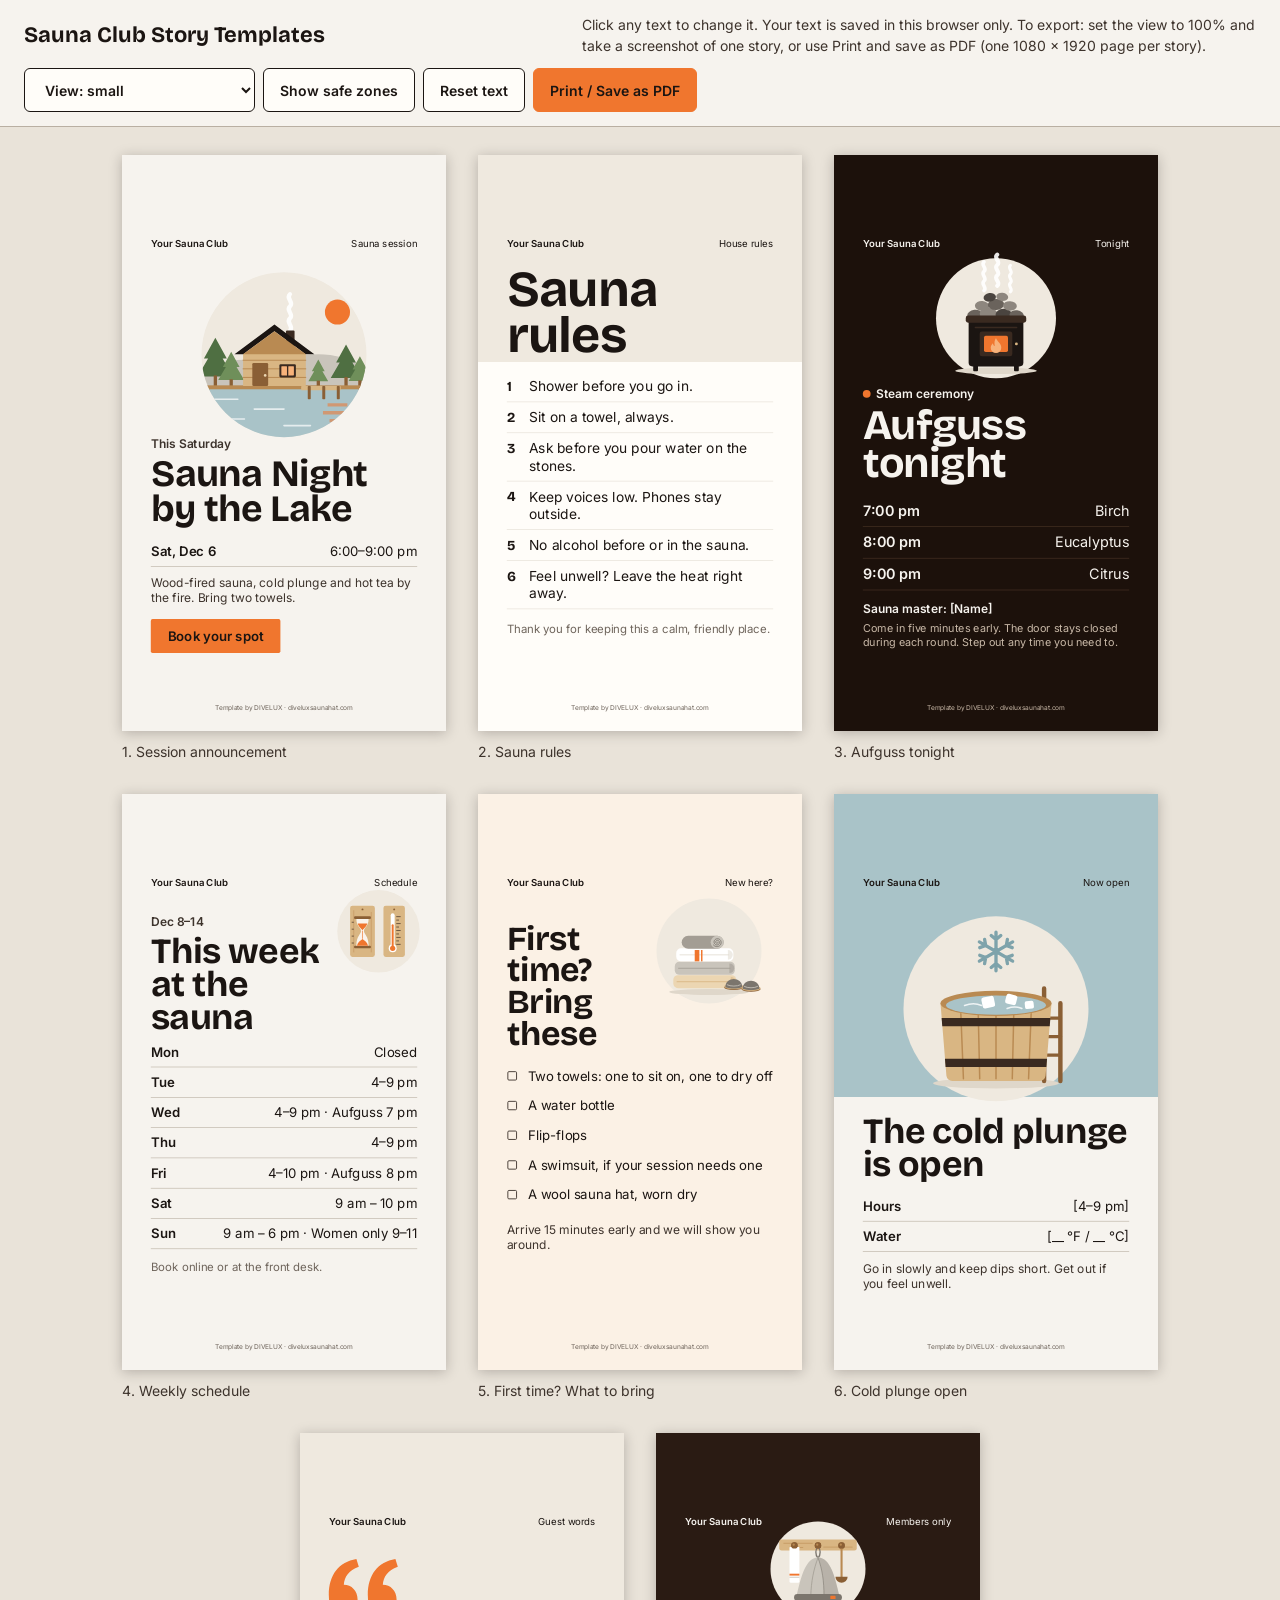
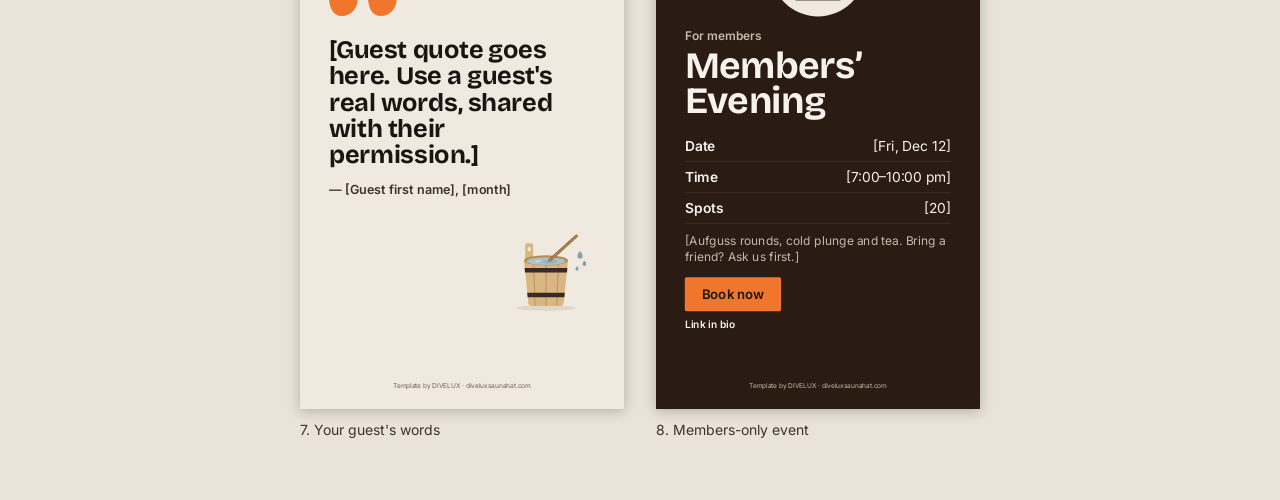
<file: sauna-club-social-stories/sauna-club-stories.html>
<!doctype html>
<html lang="en-US"><head><meta charset="utf-8">
<meta name="viewport" content="width=device-width, initial-scale=1">
<title>Sauna Club Story Templates (editable) — DIVELUX</title>
<meta name="author" content="DIVELUX">
<meta name="description" content="Eight editable 1080 x 1920 story templates for a sauna club. Click any text to edit; print to PDF for one story per page.">
<style>@font-face{font-family:"Bricolage Grotesque";src:url([data-uri]) format("woff2");font-weight:200 800;font-stretch:75% 100%;font-display:swap;unicode-range:U+0000-00FF, U+0131, U+0152-0153, U+02BB-02BC, U+02C6, U+02DA, U+02DC, U+0304, U+0308, U+0329, U+2000-206F, U+20AC, U+2122, U+2191, U+2193, U+2212, U+2215, U+FEFF, U+FFFD}
@font-face{font-family:"Inter";src:url([data-uri]) format("woff2");font-weight:100 900;font-display:swap;unicode-range:U+0000-00FF, U+0131, U+0152-0153, U+02BB-02BC, U+02C6, U+02DA, U+02DC, U+0304, U+0308, U+0329, U+2000-206F, U+20AC, U+2122, U+2191, U+2193, U+2212, U+2215, U+FEFF, U+FFFD}</style>
<style>:root{--z:.3}
*{box-sizing:border-box}
html,body{margin:0}
body{background:#e9e3d9;color:#1b1512;font:16px/1.5 Inter,Arial,sans-serif}
.bar{position:relative;background:#f6f3ee;border-bottom:1px solid #b9afa2;padding:14px 24px;display:flex;flex-wrap:wrap;gap:12px 24px;align-items:center}
.bar h1{font:700 22px/1.1 "Bricolage Grotesque",Arial,sans-serif;margin:0;flex:1 1 280px}
.bar p{margin:0;font-size:14px;color:#3d332c;flex:1 1 420px}
.bar .tools{display:flex;flex-wrap:wrap;gap:8px}
.bar button,.bar select{font:600 14px Inter,Arial,sans-serif;min-height:44px;padding:0 16px;border:1px solid #1b1512;border-radius:6px;background:#fffdf9;color:#1b1512;cursor:pointer}
.bar button.main{background:#f0762e;border-color:#f0762e}
.bar button:focus-visible,.bar select:focus-visible,.ed:focus-visible{outline:3px solid #1b1512;outline-offset:3px}
main{display:flex;flex-wrap:wrap;gap:32px;justify-content:center;padding:28px 16px 60px}
.story{margin:0}
.story .frame{width:calc(1080px * var(--z));height:calc(1920px * var(--z));overflow:hidden;box-shadow:0 2px 12px rgba(27,21,18,.25)}
.art{position:relative;width:1080px;height:1920px;overflow:hidden;transform:scale(var(--z));transform-origin:0 0}
.art .bg{position:absolute;inset:0;display:block}
.stack{position:absolute;display:flex;flex-direction:column}
.it{min-width:0}
.d{font-family:"Bricolage Grotesque",Arial,sans-serif;font-weight:700;font-variation-settings:"opsz" 12}
.s{font-family:Inter,Arial,sans-serif;font-weight:600}
.b{font-family:Inter,Arial,sans-serif;font-weight:400}
.ed{white-space:pre-wrap;overflow-wrap:anywhere;outline:none;border-radius:4px}
.ed:hover{box-shadow:0 0 0 2px rgba(240,118,46,.55)}
.btn{align-self:flex-start;border-radius:6px;font-family:Inter,Arial,sans-serif;font-weight:600;line-height:1.2;text-align:center}
.row{display:flex;justify-content:space-between;gap:30px;line-height:1.25}
.row .r{text-align:right}
.li{display:grid;grid-template-columns:1.6em 1fr;line-height:1.25;font-family:Inter,Arial,sans-serif}
.li .box{display:block;width:.72em;height:.72em;border:3px solid;border-radius:5px;margin:.265em 0 0 2px}
.li .n{line-height:1.25}
.credit{position:absolute;left:0;right:0;top:1828px;text-align:center;font:400 22px/1.2 Inter,Arial,sans-serif}
.credit a{color:inherit;text-decoration:none}
.safe{display:none;position:absolute;inset:0;pointer-events:none;
  background:linear-gradient(rgba(240,118,46,.22),rgba(240,118,46,.22)) top/100% 250px no-repeat,
             linear-gradient(rgba(240,118,46,.22),rgba(240,118,46,.22)) bottom/100% 250px no-repeat}
body.show-safe .safe{display:block}
.cap{margin:10px 0 0;font-size:14px;color:#3d332c}
@media print{
  @page{size:1080px 1920px;margin:0}
  body{background:none}
  .bar,.cap{display:none!important}
  main{display:block;padding:0}
  .story .frame{width:1080px;height:1920px;box-shadow:none;break-after:page;page-break-after:always}
  .art{transform:none}
  .safe{display:none!important}
  .ed:hover{box-shadow:none}
}
</style>
</head><body>
<header class="bar">
<h1>Sauna Club Story Templates</h1>
<p>Click any text to change it. Your text is saved in this browser only. To export: set the view to 100% and take a screenshot of one story, or use Print and save as PDF (one 1080 × 1920 page per story).</p>
<div class="tools">
<label class="sr" for="zoom" style="position:absolute;left:-9999px">View size</label>
<select id="zoom"><option value=".3">View: small</option><option value=".5">View: 50%</option><option value="1">View: 100% (1080 × 1920)</option></select>
<button id="safe" type="button" aria-pressed="false">Show safe zones</button>
<button id="reset" type="button">Reset text</button>
<button id="print" type="button" class="main">Print / Save as PDF</button>
</div>
</header>
<main>
<section class="story" id="story-1" aria-label="Story 1: Session announcement"><div class="frame"><div class="art"><svg class="bg" viewBox="0 0 1080 1920" width="1080" height="1920" aria-hidden="true"><rect width="1080" height="1920" fill="#f6f3ee"/><g id="art-lakeside-sauna" transform="translate(210 330) scale(1.1)"><clipPath id="cabin-clip"><circle cx="300" cy="305" r="250"/></clipPath><g clip-path="url(#cabin-clip)"><rect x="40" y="40" width="520" height="520" rx="0" fill="#efe9df"/><circle cx="462" cy="176" r="38" fill="#f0762e"/><path d="M40 372c70-58 150-66 232-30 80-52 190-52 288 8v70H40z" fill="#c9c4bb"/><path d="M92 254l34.7 63h-12.6l31.5 54h-107.1l31.5-54h-12.6z" fill="#4f6f42"/><rect x="87" y="368" width="10" height="36" rx="0" fill="#8a5f35"/><path d="M140 296l25.4 46.2h-9.2l23.1 39.6h-78.5l23.1-39.6h-9.2z" fill="#6f8f5a"/><rect x="135" y="379.6" width="10" height="26.4" rx="0" fill="#8a5f35"/><path d="M488 274l30 54.6h-10.9l27.3 46.8h-92.8l27.3-46.8h-10.9z" fill="#4f6f42"/><rect x="483" y="372.8" width="10" height="31.2" rx="0" fill="#8a5f35"/><path d="M530 310l22.2 40.3h-8.1l20.2 34.6h-68.5l20.2-34.6h-8.1z" fill="#6f8f5a"/><rect x="525" y="383" width="10" height="23" rx="0" fill="#8a5f35"/><path d="M404 320l19.4 35.3h-7.1l17.6 30.2h-60l17.6-30.2h-7.1z" fill="#6f8f5a"/><rect x="399" y="383.8" width="10" height="20.2" rx="0" fill="#8a5f35"/><rect x="40" y="398" width="520" height="14" rx="0" fill="#b98a52"/><rect x="40" y="410" width="520" height="160" rx="0" fill="#a9c3c8"/><path d="M432 452h60v10h-60zM418 476h88v10h-88zM438 500h48v10h-48z" fill="#f0762e" opacity=".55"/><path d="M90 440h70M210 470h90M120 500h60M300 520h80" fill="none" stroke="#ffffff" stroke-width="5" stroke-linecap="round" stroke-linejoin="round" opacity=".7"/><path d="M318 232 C332 219.9 304 207.8 318 195.3 C332 183.2 304 171.1 318 158.7 C332 146.6 304 134.5 318 122" fill="none" stroke="#ffffff" stroke-width="13" stroke-linecap="round" stroke-linejoin="round" opacity="0.9"/><rect x="306" y="232" width="26" height="50" rx="3" fill="#3a2a20"/><rect x="176" y="296" width="190" height="104" rx="0" fill="#d9b683"/><path d="M176 322h190" fill="none" stroke="#b98a52" stroke-width="3" stroke-linecap="round" stroke-linejoin="round"/><path d="M176 348h190" fill="none" stroke="#b98a52" stroke-width="3" stroke-linecap="round" stroke-linejoin="round"/><path d="M176 374h190" fill="none" stroke="#b98a52" stroke-width="3" stroke-linecap="round" stroke-linejoin="round"/><path d="M150 304 271 214l121 90h-26l-95-70-95 70z" fill="#1b1512"/><path d="M176 304l95-70 95 70z" fill="#b98a52"/><rect x="204" y="330" width="48" height="70" rx="4" fill="#8a5f35"/><circle cx="243" cy="368" r="4" fill="#ecd6b2"/><rect x="286" y="334" width="50" height="40" rx="4" fill="#3a2a20"/><rect x="292" y="340" width="38" height="28" rx="2" fill="#f7b27a"/><path d="M311 340v28" fill="none" stroke="#3a2a20" stroke-width="4" stroke-linecap="round" stroke-linejoin="round"/><rect x="352" y="400" width="120" height="13" rx="2" fill="#d9b683"/><rect x="372" y="400" width="9" height="40" rx="2" fill="#8a5f35"/><rect x="416" y="400" width="9" height="40" rx="2" fill="#8a5f35"/><rect x="460" y="400" width="9" height="40" rx="2" fill="#8a5f35"/></g></g></svg><div class="stack" style="left:96px;width:888px;top:254px"><div class="it row" style="font-size:32px;color:#1b1512;padding:22px 0"><div class="ed s" data-k="1-club-club-name-l" contenteditable="plaintext-only" spellcheck="false">Your Sauna Club</div><div class="ed r b" data-k="1-club-club-name-r" contenteditable="plaintext-only" spellcheck="false">Sauna session</div></div></div><div class="stack" style="left:96px;width:888px;bottom:260px"><div class="it s" style="font-size:40px;line-height:1.3;color:#3d332c;margin-bottom:18px;text-align:left;"><div class="ed" data-k="1-main-kicker" contenteditable="plaintext-only" spellcheck="false">This Saturday</div></div><div class="it d" style="font-size:124px;line-height:0.94;color:#1b1512;margin-bottom:34px;text-align:left;letter-spacing:-0.015em;"><div class="ed" data-k="1-main-title" contenteditable="plaintext-only" spellcheck="false">Sauna Night by the Lake</div></div><div class="it row" style="margin-bottom:26px;border-bottom:2px solid #b9afa2;font-size:44px;color:#1b1512;padding:22px 0"><div class="ed s" data-k="1-main-when-l" contenteditable="plaintext-only" spellcheck="false">Sat, Dec 6</div><div class="ed r b" data-k="1-main-when-r" contenteditable="plaintext-only" spellcheck="false">6:00–9:00 pm</div></div><div class="it b" style="font-size:40px;line-height:1.3;color:#3d332c;margin-bottom:44px;text-align:left;"><div class="ed" data-k="1-main-details" contenteditable="plaintext-only" spellcheck="false">Wood-fired sauna, cold plunge and hot tea by the fire. Bring two towels.</div></div><div class="it btn" style="font-size:44px;background:#f0762e;color:#1b1512;padding:30px 56px"><div class="ed" data-k="1-main-cta" contenteditable="plaintext-only" spellcheck="false">Book your spot</div></div></div><div class="credit" style="color:#6f655c">Template by DIVELUX · <a href="https://diveluxsaunahat.com">diveluxsaunahat.com</a></div><div class="safe" aria-hidden="true"></div></div></div><p class="cap">1. Session announcement</p></section>
<section class="story" id="story-2" aria-label="Story 2: Sauna rules"><div class="frame"><div class="art"><svg class="bg" viewBox="0 0 1080 1920" width="1080" height="1920" aria-hidden="true"><rect width="1080" height="1920" fill="#fffdf9"/><rect id="band" x="0" y="0" width="1080" height="690" fill="#efe9df"/></svg><div class="stack" style="left:96px;width:888px;top:254px"><div class="it row" style="font-size:32px;color:#1b1512;padding:22px 0"><div class="ed s" data-k="2-club-club-name-l" contenteditable="plaintext-only" spellcheck="false">Your Sauna Club</div><div class="ed r b" data-k="2-club-club-name-r" contenteditable="plaintext-only" spellcheck="false">House rules</div></div></div><div class="stack" style="left:96px;width:888px;top:370px"><div class="it d" style="font-size:168px;line-height:0.92;color:#1b1512;text-align:left;letter-spacing:-0.02em;"><div class="ed" data-k="2-head-title" contenteditable="plaintext-only" spellcheck="false">Sauna rules</div></div></div><div class="stack" style="left:96px;width:888px;top:720px"><div class="it li" style="border-bottom:2px solid #e3ddd3;font-size:46px;color:#1b1512;padding:22px 0"><span class="n d">1</span><div class="ed" data-k="2-list-rule-1" contenteditable="plaintext-only" spellcheck="false">Shower before you go in.</div></div><div class="it li" style="border-bottom:2px solid #e3ddd3;font-size:46px;color:#1b1512;padding:22px 0"><span class="n d">2</span><div class="ed" data-k="2-list-rule-2" contenteditable="plaintext-only" spellcheck="false">Sit on a towel, always.</div></div><div class="it li" style="border-bottom:2px solid #e3ddd3;font-size:46px;color:#1b1512;padding:22px 0"><span class="n d">3</span><div class="ed" data-k="2-list-rule-3" contenteditable="plaintext-only" spellcheck="false">Ask before you pour water on the stones.</div></div><div class="it li" style="border-bottom:2px solid #e3ddd3;font-size:46px;color:#1b1512;padding:22px 0"><span class="n d">4</span><div class="ed" data-k="2-list-rule-4" contenteditable="plaintext-only" spellcheck="false">Keep voices low. Phones stay outside.</div></div><div class="it li" style="border-bottom:2px solid #e3ddd3;font-size:46px;color:#1b1512;padding:22px 0"><span class="n d">5</span><div class="ed" data-k="2-list-rule-5" contenteditable="plaintext-only" spellcheck="false">No alcohol before or in the sauna.</div></div><div class="it li" style="border-bottom:2px solid #e3ddd3;font-size:46px;color:#1b1512;padding:22px 0"><span class="n d">6</span><div class="ed" data-k="2-list-rule-6" contenteditable="plaintext-only" spellcheck="false">Feel unwell? Leave the heat right away.</div></div><div class="it" style="height:40px"></div><div class="it b" style="font-size:38px;line-height:1.3;color:#6f655c;text-align:left;"><div class="ed" data-k="2-list-thanks" contenteditable="plaintext-only" spellcheck="false">Thank you for keeping this a calm, friendly place.</div></div></div><div class="credit" style="color:#6f655c">Template by DIVELUX · <a href="https://diveluxsaunahat.com">diveluxsaunahat.com</a></div><div class="safe" aria-hidden="true"></div></div></div><p class="cap">2. Sauna rules</p></section>
<section class="story" id="story-3" aria-label="Story 3: Aufguss tonight"><div class="frame"><div class="art"><svg class="bg" viewBox="0 0 1080 1920" width="1080" height="1920" aria-hidden="true"><rect width="1080" height="1920" fill="#1c110b"/><g id="art-sauna-stove" transform="translate(300 300) scale(0.8)"><circle cx="300" cy="305" r="250" fill="#efe9df"/><ellipse cx="300" cy="524" rx="170" ry="14" fill="#dfd7ca"/><path d="M250 190 C266 176.8 234 163.6 250 150 C266 136.8 234 123.6 250 110 C266 96.8 234 83.6 250 70" fill="none" stroke="#ffffff" stroke-width="15" stroke-linecap="round" stroke-linejoin="round" opacity="0.9"/><path d="M305 170 C323 155.7 287 141.4 305 126.7 C323 112.4 287 98.1 305 83.3 C323 69 287 54.7 305 40" fill="none" stroke="#ffffff" stroke-width="17" stroke-linecap="round" stroke-linejoin="round" opacity="0.9"/><path d="M360 195 C374 182.9 346 170.8 360 158.3 C374 146.2 346 134.1 360 121.7 C374 109.6 346 97.5 360 85" fill="none" stroke="#ffffff" stroke-width="13" stroke-linecap="round" stroke-linejoin="round" opacity="0.9"/><ellipse cx="212" cy="292" rx="32" ry="22" fill="#6a635c" transform="rotate(-6 212 292)"/><ellipse cx="270" cy="288" rx="38" ry="26" fill="#8d867e" transform="rotate(4 270 288)"/><ellipse cx="332" cy="290" rx="34" ry="24" fill="#4a443f" transform="rotate(-3 332 290)"/><ellipse cx="386" cy="293" rx="30" ry="21" fill="#6a635c" transform="rotate(8 386 293)"/><ellipse cx="242" cy="254" rx="30" ry="21" fill="#8d867e" transform="rotate(6 242 254)"/><ellipse cx="300" cy="248" rx="34" ry="23" fill="#6a635c" transform="rotate(-4 300 248)"/><ellipse cx="358" cy="254" rx="29" ry="20" fill="#8d867e" transform="rotate(3 358 254)"/><ellipse cx="274" cy="218" rx="26" ry="18" fill="#4a443f" transform="rotate(-8 274 218)"/><ellipse cx="326" cy="216" rx="25" ry="17" fill="#8d867e" transform="rotate(6 326 216)"/><rect x="205" y="500" width="20" height="26" rx="4" fill="#1b1512"/><rect x="375" y="500" width="20" height="26" rx="4" fill="#1b1512"/><rect x="186" y="306" width="228" height="200" rx="16" fill="#1b1512"/><rect x="174" y="294" width="252" height="30" rx="10" fill="#3a2a20"/><rect x="232" y="360" width="136" height="104" rx="10" fill="#3a2a20"/><rect x="250" y="378" width="100" height="68" rx="7" fill="#f0762e"/><path d="M300 388c4 14 22 22 22 40a22 22 0 0 1-44 0c0-8 4-14 9-19 1 7 4 10 8 12-3-13-1-24 5-33z" fill="#f7b27a"/><path d="M214 344h172" fill="none" stroke="#3a2a20" stroke-width="6" stroke-linecap="round" stroke-linejoin="round"/><circle cx="385" cy="412" r="6" fill="#d9b683"/></g><circle id="marker" cx="109" cy="796" r="13" fill="#f0762e"/></svg><div class="stack" style="left:96px;width:888px;top:254px"><div class="it row" style="font-size:32px;color:#f6f3ee;padding:22px 0"><div class="ed s" data-k="3-club-club-name-l" contenteditable="plaintext-only" spellcheck="false">Your Sauna Club</div><div class="ed r b" data-k="3-club-club-name-r" contenteditable="plaintext-only" spellcheck="false">Tonight</div></div></div><div class="stack" style="left:140px;width:844px;top:770px"><div class="it s" style="font-size:40px;line-height:1.3;color:#f6f3ee;text-align:left;"><div class="ed" data-k="3-kick-kicker" contenteditable="plaintext-only" spellcheck="false">Steam ceremony</div></div></div><div class="stack" style="left:96px;width:888px;top:835px"><div class="it d" style="font-size:140px;line-height:0.92;color:#f6f3ee;margin-bottom:40px;text-align:left;letter-spacing:-0.02em;"><div class="ed" data-k="3-main-title" contenteditable="plaintext-only" spellcheck="false">Aufguss tonight</div></div><div class="it row" style="border-bottom:2px solid #4a3426;font-size:48px;color:#f6f3ee;padding:22px 0"><div class="ed s" data-k="3-main-round-1-l" contenteditable="plaintext-only" spellcheck="false">7:00 pm</div><div class="ed r b" data-k="3-main-round-1-r" contenteditable="plaintext-only" spellcheck="false">Birch</div></div><div class="it row" style="border-bottom:2px solid #4a3426;font-size:48px;color:#f6f3ee;padding:22px 0"><div class="ed s" data-k="3-main-round-2-l" contenteditable="plaintext-only" spellcheck="false">8:00 pm</div><div class="ed r b" data-k="3-main-round-2-r" contenteditable="plaintext-only" spellcheck="false">Eucalyptus</div></div><div class="it row" style="margin-bottom:34px;border-bottom:2px solid #4a3426;font-size:48px;color:#f6f3ee;padding:22px 0"><div class="ed s" data-k="3-main-round-3-l" contenteditable="plaintext-only" spellcheck="false">9:00 pm</div><div class="ed r b" data-k="3-main-round-3-r" contenteditable="plaintext-only" spellcheck="false">Citrus</div></div><div class="it s" style="font-size:40px;line-height:1.3;color:#f6f3ee;margin-bottom:18px;text-align:left;"><div class="ed" data-k="3-main-master" contenteditable="plaintext-only" spellcheck="false">Sauna master: [Name]</div></div><div class="it b" style="font-size:36px;line-height:1.3;color:#c9b9a8;text-align:left;"><div class="ed" data-k="3-main-note" contenteditable="plaintext-only" spellcheck="false">Come in five minutes early. The door stays closed during each round. Step out any time you need to.</div></div></div><div class="credit" style="color:#c9b9a8">Template by DIVELUX · <a href="https://diveluxsaunahat.com">diveluxsaunahat.com</a></div><div class="safe" aria-hidden="true"></div></div></div><p class="cap">3. Aufguss tonight</p></section>
<section class="story" id="story-4" aria-label="Story 4: Weekly schedule"><div class="frame"><div class="art"><svg class="bg" viewBox="0 0 1080 1920" width="1080" height="1920" aria-hidden="true"><rect width="1080" height="1920" fill="#f6f3ee"/><g id="art-timer" transform="translate(690 290) scale(0.55)"><circle cx="300" cy="305" r="250" fill="#efe9df"/><rect x="128" y="150" width="150" height="310" rx="14" fill="#d9b683"/><path d="M150 180v250M256 190v240" fill="none" stroke="#b98a52" stroke-width="3" stroke-linecap="round" stroke-linejoin="round"/><circle cx="203" cy="172" r="6" fill="#8a5f35"/><rect x="152" y="214" width="102" height="16" rx="6" fill="#8a5f35"/><rect x="152" y="392" width="102" height="16" rx="6" fill="#8a5f35"/><path d="M166 230h74c0 44-28 52-28 73s28 29 28 89h-74c0-60 28-68 28-89s-28-29-28-73z" fill="#ffffff" opacity=".85"/><path d="M174 258h58c-6 22-22 28-29 42-7-14-23-20-29-42z" fill="#f0762e"/><path d="M203 352c12 10 28 18 34 40h-68c6-22 22-30 34-40z" fill="#f0762e"/><path d="M203 304v44" fill="none" stroke="#f0762e" stroke-width="4" stroke-linecap="round" stroke-linejoin="round"/><path d="M140 250h8" fill="none" stroke="#3a2a20" stroke-width="4" stroke-linecap="round" stroke-linejoin="round"/><path d="M140 292h8" fill="none" stroke="#3a2a20" stroke-width="4" stroke-linecap="round" stroke-linejoin="round"/><path d="M140 334h8" fill="none" stroke="#3a2a20" stroke-width="4" stroke-linecap="round" stroke-linejoin="round"/><path d="M140 376h8" fill="none" stroke="#3a2a20" stroke-width="4" stroke-linecap="round" stroke-linejoin="round"/><rect x="330" y="150" width="130" height="310" rx="14" fill="#d9b683"/><circle cx="395" cy="172" r="6" fill="#8a5f35"/><rect x="374" y="196" width="24" height="200" rx="12" fill="#ffffff"/><circle cx="386" cy="408" r="24" fill="#ffffff"/><rect x="380" y="262" width="12" height="140" rx="6" fill="#f0762e"/><circle cx="386" cy="408" r="16" fill="#f0762e"/><path d="M410 216h22" fill="none" stroke="#3a2a20" stroke-width="4" stroke-linecap="round" stroke-linejoin="round"/><path d="M410 237h12" fill="none" stroke="#3a2a20" stroke-width="4" stroke-linecap="round" stroke-linejoin="round"/><path d="M410 258h22" fill="none" stroke="#3a2a20" stroke-width="4" stroke-linecap="round" stroke-linejoin="round"/><path d="M410 279h12" fill="none" stroke="#3a2a20" stroke-width="4" stroke-linecap="round" stroke-linejoin="round"/><path d="M410 300h22" fill="none" stroke="#3a2a20" stroke-width="4" stroke-linecap="round" stroke-linejoin="round"/><path d="M410 321h12" fill="none" stroke="#3a2a20" stroke-width="4" stroke-linecap="round" stroke-linejoin="round"/><path d="M410 342h22" fill="none" stroke="#3a2a20" stroke-width="4" stroke-linecap="round" stroke-linejoin="round"/><path d="M410 363h12" fill="none" stroke="#3a2a20" stroke-width="4" stroke-linecap="round" stroke-linejoin="round"/><path d="M410 384h22" fill="none" stroke="#3a2a20" stroke-width="4" stroke-linecap="round" stroke-linejoin="round"/></g></svg><div class="stack" style="left:96px;width:888px;top:254px"><div class="it row" style="font-size:32px;color:#1b1512;padding:22px 0"><div class="ed s" data-k="4-club-club-name-l" contenteditable="plaintext-only" spellcheck="false">Your Sauna Club</div><div class="ed r b" data-k="4-club-club-name-r" contenteditable="plaintext-only" spellcheck="false">Schedule</div></div></div><div class="stack" style="left:96px;width:620px;top:400px"><div class="it s" style="font-size:40px;line-height:1.3;color:#3d332c;margin-bottom:16px;text-align:left;"><div class="ed" data-k="4-head-kicker" contenteditable="plaintext-only" spellcheck="false">Dec 8–14</div></div><div class="it d" style="font-size:118px;line-height:0.94;color:#1b1512;text-align:left;letter-spacing:-0.015em;"><div class="ed" data-k="4-head-title" contenteditable="plaintext-only" spellcheck="false">This week at the sauna</div></div></div><div class="stack" style="left:96px;width:888px;top:810px"><div class="it row" style="border-bottom:2px solid #b9afa2;font-size:44px;color:#1b1512;padding:22px 0"><div class="ed s" data-k="4-list-day-mon-l" contenteditable="plaintext-only" spellcheck="false">Mon</div><div class="ed r b" data-k="4-list-day-mon-r" contenteditable="plaintext-only" spellcheck="false">Closed</div></div><div class="it row" style="border-bottom:2px solid #b9afa2;font-size:44px;color:#1b1512;padding:22px 0"><div class="ed s" data-k="4-list-day-tue-l" contenteditable="plaintext-only" spellcheck="false">Tue</div><div class="ed r b" data-k="4-list-day-tue-r" contenteditable="plaintext-only" spellcheck="false">4–9 pm</div></div><div class="it row" style="border-bottom:2px solid #b9afa2;font-size:44px;color:#1b1512;padding:22px 0"><div class="ed s" data-k="4-list-day-wed-l" contenteditable="plaintext-only" spellcheck="false">Wed</div><div class="ed r b" data-k="4-list-day-wed-r" contenteditable="plaintext-only" spellcheck="false">4–9 pm · Aufguss 7 pm</div></div><div class="it row" style="border-bottom:2px solid #b9afa2;font-size:44px;color:#1b1512;padding:22px 0"><div class="ed s" data-k="4-list-day-thu-l" contenteditable="plaintext-only" spellcheck="false">Thu</div><div class="ed r b" data-k="4-list-day-thu-r" contenteditable="plaintext-only" spellcheck="false">4–9 pm</div></div><div class="it row" style="border-bottom:2px solid #b9afa2;font-size:44px;color:#1b1512;padding:22px 0"><div class="ed s" data-k="4-list-day-fri-l" contenteditable="plaintext-only" spellcheck="false">Fri</div><div class="ed r b" data-k="4-list-day-fri-r" contenteditable="plaintext-only" spellcheck="false">4–10 pm · Aufguss 8 pm</div></div><div class="it row" style="border-bottom:2px solid #b9afa2;font-size:44px;color:#1b1512;padding:22px 0"><div class="ed s" data-k="4-list-day-sat-l" contenteditable="plaintext-only" spellcheck="false">Sat</div><div class="ed r b" data-k="4-list-day-sat-r" contenteditable="plaintext-only" spellcheck="false">9 am – 10 pm</div></div><div class="it row" style="border-bottom:2px solid #b9afa2;font-size:44px;color:#1b1512;padding:22px 0"><div class="ed s" data-k="4-list-day-sun-l" contenteditable="plaintext-only" spellcheck="false">Sun</div><div class="ed r b" data-k="4-list-day-sun-r" contenteditable="plaintext-only" spellcheck="false">9 am – 6 pm · Women only 9–11</div></div><div class="it" style="height:36px"></div><div class="it b" style="font-size:38px;line-height:1.3;color:#6f655c;text-align:left;"><div class="ed" data-k="4-list-note" contenteditable="plaintext-only" spellcheck="false">Book online or at the front desk.</div></div></div><div class="credit" style="color:#6f655c">Template by DIVELUX · <a href="https://diveluxsaunahat.com">diveluxsaunahat.com</a></div><div class="safe" aria-hidden="true"></div></div></div><p class="cap">4. Weekly schedule</p></section>
<section class="story" id="story-5" aria-label="Story 5: First time? What to bring"><div class="frame"><div class="art"><svg class="bg" viewBox="0 0 1080 1920" width="1080" height="1920" aria-hidden="true"><rect width="1080" height="1920" fill="#fbf1e5"/><g id="art-towels" transform="translate(560 310) scale(0.7)"><circle cx="300" cy="305" r="250" fill="#efe9df"/><ellipse cx="300" cy="500" rx="190" ry="14" fill="#dfd7ca"/><rect x="130" y="420" width="300" height="62" rx="22" fill="#ecd6b2"/><path d="M148 451h260" fill="none" stroke="#d9b683" stroke-width="4" stroke-linecap="round" stroke-linejoin="round"/><path d="M404 428a23 23 0 0 1 0 46" fill="#d9b683" opacity=".6"/><rect x="137" y="356" width="286" height="62" rx="22" fill="#c9c4bb"/><path d="M155 387h246" fill="none" stroke="#a39d94" stroke-width="4" stroke-linecap="round" stroke-linejoin="round"/><path d="M397 364a23 23 0 0 1 0 46" fill="#a39d94" opacity=".6"/><rect x="144" y="292" width="272" height="62" rx="22" fill="#ffffff"/><path d="M162 323h232" fill="none" stroke="#e3ddd3" stroke-width="4" stroke-linecap="round" stroke-linejoin="round"/><path d="M390 300a23 23 0 0 1 0 46" fill="#e3ddd3" opacity=".6"/><rect x="232" y="300" width="22" height="54" rx="0" fill="#f0762e"/><rect x="262" y="300" width="7" height="54" rx="0" fill="#f0762e"/><rect x="170" y="232" width="200" height="62" rx="31" fill="#a39d94"/><circle cx="339" cy="263" r="31" fill="#c9c4bb"/><path d="M342 263 342.2 263.8 342.2 264.8 341.9 265.7 341.3 266.6 340.4 267.4 339.3 267.9 338 268.1 336.6 268 335.3 267.5 334 266.6 333 265.4 332.3 263.9 331.9 262.1 332.1 260.3 332.7 258.4 333.9 256.8 335.4 255.4 337.4 254.5 339.6 254 341.9 254.1 344.2 254.9 346.3 256.2 348 258 349.3 260.4 349.9 263 349.9 265.8 349.1 268.6 347.7 271.1 345.5 273.3 342.9 274.9 339.8 275.8 336.5 275.9 333.3 275.2 330.2 273.6 327.6 271.3 325.6 268.3 324.4 264.8 324.1 261.1 324.7 257.3 326.3 253.8 328.8 250.7 332.1 248.3 335.9 246.7 340.1 246.1 344.3 246.6 348.4 248.2 352 250.8 354.9 254.2 356.9 258.4 357.8 263 357.5 267.8 356.1 272.4 353.4 276.5 349.8 280 345.3 282.4 340.3 283.7 335.1 283.7 329.9 282.3 325.2 279.7 321.2 275.9" fill="none" stroke="#7b756d" stroke-width="4" stroke-linecap="round" stroke-linejoin="round"/><ellipse cx="418" cy="478" rx="46" ry="13" fill="#8a5f35"/><ellipse cx="418" cy="474" rx="46" ry="13" fill="#d9b683"/><path d="M378 477c0-52 80-52 80 0c-22 9-58 9-80 0z" fill="#7b756d"/><path d="M387 466c14 8 48 8 62 0" fill="none" stroke="#c9c4bb" stroke-width="4" stroke-linecap="round" stroke-linejoin="round"/><ellipse cx="500" cy="486" rx="46" ry="13" fill="#8a5f35"/><ellipse cx="500" cy="482" rx="46" ry="13" fill="#d9b683"/><path d="M460 485c0-52 80-52 80 0c-22 9-58 9-80 0z" fill="#7b756d"/><path d="M469 474c14 8 48 8 62 0" fill="none" stroke="#c9c4bb" stroke-width="4" stroke-linecap="round" stroke-linejoin="round"/></g></svg><div class="stack" style="left:96px;width:888px;top:254px"><div class="it row" style="font-size:32px;color:#1b1512;padding:22px 0"><div class="ed s" data-k="5-club-club-name-l" contenteditable="plaintext-only" spellcheck="false">Your Sauna Club</div><div class="ed r b" data-k="5-club-club-name-r" contenteditable="plaintext-only" spellcheck="false">New here?</div></div></div><div class="stack" style="left:96px;width:500px;top:430px"><div class="it d" style="font-size:112px;line-height:0.94;color:#1b1512;text-align:left;letter-spacing:-0.015em;"><div class="ed" data-k="5-head-title" contenteditable="plaintext-only" spellcheck="false">First time? Bring these</div></div></div><div class="stack" style="left:96px;width:888px;top:890px"><div class="it li" style="font-size:44px;color:#1b1512;padding:22px 0"><span class="box" style="border-color:#3d332c"></span><div class="ed" data-k="5-list-bring-1" contenteditable="plaintext-only" spellcheck="false">Two towels: one to sit on, one to dry off</div></div><div class="it li" style="font-size:44px;color:#1b1512;padding:22px 0"><span class="box" style="border-color:#3d332c"></span><div class="ed" data-k="5-list-bring-2" contenteditable="plaintext-only" spellcheck="false">A water bottle</div></div><div class="it li" style="font-size:44px;color:#1b1512;padding:22px 0"><span class="box" style="border-color:#3d332c"></span><div class="ed" data-k="5-list-bring-3" contenteditable="plaintext-only" spellcheck="false">Flip-flops</div></div><div class="it li" style="font-size:44px;color:#1b1512;padding:22px 0"><span class="box" style="border-color:#3d332c"></span><div class="ed" data-k="5-list-bring-4" contenteditable="plaintext-only" spellcheck="false">A swimsuit, if your session needs one</div></div><div class="it li" style="font-size:44px;color:#1b1512;padding:22px 0"><span class="box" style="border-color:#3d332c"></span><div class="ed" data-k="5-list-bring-5" contenteditable="plaintext-only" spellcheck="false">A wool sauna hat, worn dry</div></div><div class="it" style="height:40px"></div><div class="it b" style="font-size:40px;line-height:1.3;color:#3d332c;text-align:left;"><div class="ed" data-k="5-list-note" contenteditable="plaintext-only" spellcheck="false">Arrive 15 minutes early and we will show you around.</div></div></div><div class="credit" style="color:#6f655c">Template by DIVELUX · <a href="https://diveluxsaunahat.com">diveluxsaunahat.com</a></div><div class="safe" aria-hidden="true"></div></div></div><p class="cap">5. First time? What to bring</p></section>
<section class="story" id="story-6" aria-label="Story 6: Cold plunge open"><div class="frame"><div class="art"><svg class="bg" viewBox="0 0 1080 1920" width="1080" height="1920" aria-hidden="true"><rect width="1080" height="1920" fill="#f6f3ee"/><rect id="water-band" x="0" y="0" width="1080" height="1010" fill="#a9c3c8"/><g id="art-cold-plunge" transform="translate(170 340) scale(1.23333)"><circle cx="300" cy="305" r="250" fill="#efe9df"/><ellipse cx="300" cy="506" rx="170" ry="14" fill="#dfd7ca"/><path d="M300 150 300 98M287 106.8 300 117.8 313 106.8M300 150 345 124M330.9 117.1 327.9 133.9 343.9 139.7M300 150 345 176M343.9 160.3 327.9 166.1 330.9 182.9M300 150 300 202M313 193.2 300 182.2 287 193.2M300 150 255 176M269.1 182.9 272.1 166.1 256.1 160.3M300 150 255 124M256.1 139.7 272.1 133.9 269.1 117.1" fill="none" stroke="#7ea3ab" stroke-width="9" stroke-linecap="round" stroke-linejoin="round"/><path d="M430 250v250M474 290v210" fill="none" stroke="#8a5f35" stroke-width="12" stroke-linecap="round" stroke-linejoin="round"/><path d="M430 330h44" fill="none" stroke="#8a5f35" stroke-width="9" stroke-linecap="round" stroke-linejoin="round"/><path d="M430 380h44" fill="none" stroke="#8a5f35" stroke-width="9" stroke-linecap="round" stroke-linejoin="round"/><path d="M430 430h44" fill="none" stroke="#8a5f35" stroke-width="9" stroke-linecap="round" stroke-linejoin="round"/><path d="M150 290h300l-16 196a16 16 0 0 1-16 14H182a16 16 0 0 1-16-14z" fill="#d9b683"/><path d="M205 318 212 494" fill="none" stroke="#b98a52" stroke-width="4" stroke-linecap="round" stroke-linejoin="round"/><path d="M252 318 256 494" fill="none" stroke="#b98a52" stroke-width="4" stroke-linecap="round" stroke-linejoin="round"/><path d="M300 318 300 494" fill="none" stroke="#b98a52" stroke-width="4" stroke-linecap="round" stroke-linejoin="round"/><path d="M348 318 344 494" fill="none" stroke="#b98a52" stroke-width="4" stroke-linecap="round" stroke-linejoin="round"/><path d="M395 318 388 494" fill="none" stroke="#b98a52" stroke-width="4" stroke-linecap="round" stroke-linejoin="round"/><path d="M153 330h294l-1.8 22H154.800z" fill="#3a2a20"/><path d="M162 440h276l-1.8 22H163.800z" fill="#3a2a20"/><ellipse cx="300" cy="290" rx="150" ry="34" fill="#b98a52"/><ellipse cx="300" cy="295" rx="135" ry="26" fill="#a9c3c8"/><path d="M215 296c16-6 32-6 46 0M330 304c14-5 28-5 40 0" fill="none" stroke="#ffffff" stroke-width="4" stroke-linecap="round" stroke-linejoin="round" opacity=".8"/><rect x="262" y="272" width="34" height="30" rx="6" fill="#ffffff" transform="rotate(-12 279 287)"/><rect x="326" y="266" width="30" height="27" rx="6" fill="#ffffff" transform="rotate(14 341 280)"/><rect x="378" y="284" width="24" height="21" rx="5" fill="#ffffff" transform="rotate(-6 390 294)"/></g></svg><div class="stack" style="left:96px;width:888px;top:254px"><div class="it row" style="font-size:32px;color:#1b1512;padding:22px 0"><div class="ed s" data-k="6-club-club-name-l" contenteditable="plaintext-only" spellcheck="false">Your Sauna Club</div><div class="ed r b" data-k="6-club-club-name-r" contenteditable="plaintext-only" spellcheck="false">Now open</div></div></div><div class="stack" style="left:96px;width:888px;bottom:260px"><div class="it d" style="font-size:118px;line-height:0.94;color:#1b1512;margin-bottom:34px;text-align:left;letter-spacing:-0.015em;"><div class="ed" data-k="6-main-title" contenteditable="plaintext-only" spellcheck="false">The cold plunge is open</div></div><div class="it row" style="border-bottom:2px solid #b9afa2;font-size:44px;color:#1b1512;padding:22px 0"><div class="ed s" data-k="6-main-hours-l" contenteditable="plaintext-only" spellcheck="false">Hours</div><div class="ed r b" data-k="6-main-hours-r" contenteditable="plaintext-only" spellcheck="false">[4–9 pm]</div></div><div class="it row" style="margin-bottom:30px;border-bottom:2px solid #b9afa2;font-size:44px;color:#1b1512;padding:22px 0"><div class="ed s" data-k="6-main-water-l" contenteditable="plaintext-only" spellcheck="false">Water</div><div class="ed r b" data-k="6-main-water-r" contenteditable="plaintext-only" spellcheck="false">[__ °F / __ °C]</div></div><div class="it b" style="font-size:40px;line-height:1.3;color:#3d332c;text-align:left;"><div class="ed" data-k="6-main-note" contenteditable="plaintext-only" spellcheck="false">Go in slowly and keep dips short. Get out if you feel unwell.</div></div></div><div class="credit" style="color:#6f655c">Template by DIVELUX · <a href="https://diveluxsaunahat.com">diveluxsaunahat.com</a></div><div class="safe" aria-hidden="true"></div></div></div><p class="cap">6. Cold plunge open</p></section>
<section class="story" id="story-7" aria-label="Story 7: Your guest&#x27;s words"><div class="frame"><div class="art"><svg class="bg" viewBox="0 0 1080 1920" width="1080" height="1920" aria-hidden="true"><rect width="1080" height="1920" fill="#efe9df"/><path id="quote-mark" d="M0 120C0 52 34 10 92 0L100 26C66 38 52 60 50 86C76 86 96 106 96 136C96 166 72 190 44 190C16 190 0 166 0 120ZM130 120C130 52 164 10 222 0L230 26C196 38 182 60 180 86C206 86 226 106 226 136C226 166 202 190 174 190C146 190 130 166 130 120Z" transform="translate(96 420)" fill="#f0762e"/><g id="art-bucket" transform="translate(620 1250) scale(0.666667)"><circle cx="300" cy="305" r="250" fill="#efe9df"/><ellipse cx="300" cy="500" rx="150" ry="14" fill="#dfd7ca"/><rect x="196" y="176" width="40" height="110" rx="10" fill="#d9b683"/><ellipse cx="216" cy="206" rx="8" ry="12" fill="#efe9df"/><path d="M190 262h220l-22 216a14 14 0 0 1-14 12H226a14 14 0 0 1-14-12z" fill="#d9b683"/><path d="M238 286 246 486" fill="none" stroke="#b98a52" stroke-width="4" stroke-linecap="round" stroke-linejoin="round"/><path d="M300 286 300 486" fill="none" stroke="#b98a52" stroke-width="4" stroke-linecap="round" stroke-linejoin="round"/><path d="M362 286 354 486" fill="none" stroke="#b98a52" stroke-width="4" stroke-linecap="round" stroke-linejoin="round"/><path d="M193 300h214l-2.2 22H195.200z" fill="#3a2a20"/><path d="M206 424h188l-2.2 22H208.200z" fill="#3a2a20"/><ellipse cx="300" cy="262" rx="110" ry="26" fill="#b98a52"/><ellipse cx="300" cy="266" rx="97" ry="19" fill="#a9c3c8"/><path d="M250 268c14-5 28-5 40 0" fill="none" stroke="#ffffff" stroke-width="4" stroke-linecap="round" stroke-linejoin="round" opacity=".8"/><path d="M318 262 452 140" fill="none" stroke="#8a5f35" stroke-width="15" stroke-linecap="round" stroke-linejoin="round"/><path d="M318 262 452 140" fill="none" stroke="#b98a52" stroke-width="7" stroke-linecap="round" stroke-linejoin="round"/><path d="M270 262a44 16 0 0 0 88 0z" fill="#7ea3ab" opacity=".55"/><path d="M470 215c9 11 13 18 13 25a13 13 0 0 1-26 0c0-7 4-14 13-25z" fill="#7ea3ab"/><path d="M492 262c6.8 8.2 9.8 13.5 9.8 18.8a9.8 9.8 0 0 1-19.5 0c0-5.2 3-10.5 9.8-18.8z" fill="#7ea3ab"/><path d="M455 290c5.4 6.6 7.8 10.8 7.8 15a7.8 7.8 0 0 1-15.6 0c0-4.2 2.4-8.4 7.8-15z" fill="#7ea3ab"/></g></svg><div class="stack" style="left:96px;width:888px;top:254px"><div class="it row" style="font-size:32px;color:#1b1512;padding:22px 0"><div class="ed s" data-k="7-club-club-name-l" contenteditable="plaintext-only" spellcheck="false">Your Sauna Club</div><div class="ed r b" data-k="7-club-club-name-r" contenteditable="plaintext-only" spellcheck="false">Guest words</div></div></div><div class="stack" style="left:96px;width:888px;top:680px"><div class="it d" style="font-size:84px;line-height:1.04;color:#1b1512;margin-bottom:44px;text-align:left;letter-spacing:-0.01em;"><div class="ed" data-k="7-main-quote" contenteditable="plaintext-only" spellcheck="false">[Guest quote goes here. Use a guest&#x27;s real words, shared with their permission.]</div></div><div class="it s" style="font-size:42px;line-height:1.3;color:#3d332c;text-align:left;"><div class="ed" data-k="7-main-who" contenteditable="plaintext-only" spellcheck="false">— [Guest first name], [month]</div></div></div><div class="credit" style="color:#6f655c">Template by DIVELUX · <a href="https://diveluxsaunahat.com">diveluxsaunahat.com</a></div><div class="safe" aria-hidden="true"></div></div></div><p class="cap">7. Your guest&#x27;s words</p></section>
<section class="story" id="story-8" aria-label="Story 8: Members-only event"><div class="frame"><div class="art"><svg class="bg" viewBox="0 0 1080 1920" width="1080" height="1920" aria-hidden="true"><rect width="1080" height="1920" fill="#2a1b13"/><g id="art-bell-hat" transform="translate(350 260) scale(0.633333)"><circle cx="300" cy="305" r="250" fill="#efe9df"/><rect x="96" y="150" width="408" height="58" rx="12" fill="#d9b683"/><path d="M120 170h150M330 190h150M150 192h70" fill="none" stroke="#b98a52" stroke-width="3" stroke-linecap="round" stroke-linejoin="round"/><circle cx="176" cy="181" r="17" fill="#8a5f35"/><circle cx="172" cy="177" r="6" fill="#b98a52"/><circle cx="300" cy="181" r="17" fill="#8a5f35"/><circle cx="296" cy="177" r="6" fill="#b98a52"/><circle cx="424" cy="181" r="17" fill="#8a5f35"/><circle cx="420" cy="177" r="6" fill="#b98a52"/><path d="M300 186c-16 22-14 44 0 62 14-18 16-40 0-62z" fill="none" stroke="#7b756d" stroke-width="7" stroke-linecap="round" stroke-linejoin="round"/><path d="M300 244C232.8 250.3 211.8 344.8 186.6 449.8H413.4C388.2 344.8 367.2 250.3 300 244z" fill="#c9c4bb"/><path d="M300 244C367.2 250.3 388.2 344.8 413.4 449.8H331.5C331.5 370 323.1 307 300 244z" fill="#a39d94" opacity=".45"/><path d="M300 246.1C276.9 307 264.3 370 262.2 443.5" fill="none" stroke="#a39d94" stroke-width="4.2" stroke-linecap="round" stroke-linejoin="round"/><path d="M300 246.1C323.1 307 331.5 370 331.5 443.5" fill="none" stroke="#7b756d" stroke-width="4.2" stroke-linecap="round" stroke-linejoin="round" opacity=".7"/><rect x="174" y="437.2" width="252" height="35.7" rx="17.9" fill="#7b756d"/><rect x="365.1" y="446.6" width="27.3" height="16.8" rx="3.2" fill="#f0762e"/><circle cx="300" cy="181" r="17" fill="#8a5f35"/><circle cx="296" cy="177" r="6" fill="#b98a52"/><path d="M424 196v150" fill="none" stroke="#b98a52" stroke-width="11" stroke-linecap="round" stroke-linejoin="round"/><path d="M392 346h64a32 32 0 0 1-64 0z" fill="#8a5f35"/><circle cx="424" cy="181" r="17" fill="#8a5f35"/><circle cx="420" cy="177" r="6" fill="#b98a52"/><path d="M150 190h52v180a8 8 0 0 1-8 8h-36a8 8 0 0 1-8-8z" fill="#ffffff"/><rect x="150" y="330" width="52" height="10" rx="0" fill="#f0762e"/><rect x="150" y="346" width="52" height="5" rx="0" fill="#c9c4bb"/><circle cx="176" cy="181" r="17" fill="#8a5f35"/><circle cx="172" cy="177" r="6" fill="#b98a52"/></g></svg><div class="stack" style="left:96px;width:888px;top:254px"><div class="it row" style="font-size:32px;color:#f6f3ee;padding:22px 0"><div class="ed s" data-k="8-club-club-name-l" contenteditable="plaintext-only" spellcheck="false">Your Sauna Club</div><div class="ed r b" data-k="8-club-club-name-r" contenteditable="plaintext-only" spellcheck="false">Members only</div></div></div><div class="stack" style="left:96px;width:888px;top:650px"><div class="it s" style="font-size:40px;line-height:1.3;color:#c9b9a8;margin-bottom:18px;text-align:left;"><div class="ed" data-k="8-head-kicker" contenteditable="plaintext-only" spellcheck="false">For members</div></div><div class="it d" style="font-size:124px;line-height:0.92;color:#f6f3ee;text-align:left;letter-spacing:-0.015em;"><div class="ed" data-k="8-head-title" contenteditable="plaintext-only" spellcheck="false">Members’ Evening</div></div></div><div class="stack" style="left:96px;width:888px;bottom:260px"><div class="it row" style="border-bottom:2px solid #4a3426;font-size:46px;color:#f6f3ee;padding:22px 0"><div class="ed s" data-k="8-main-date-l" contenteditable="plaintext-only" spellcheck="false">Date</div><div class="ed r b" data-k="8-main-date-r" contenteditable="plaintext-only" spellcheck="false">[Fri, Dec 12]</div></div><div class="it row" style="border-bottom:2px solid #4a3426;font-size:46px;color:#f6f3ee;padding:22px 0"><div class="ed s" data-k="8-main-time-l" contenteditable="plaintext-only" spellcheck="false">Time</div><div class="ed r b" data-k="8-main-time-r" contenteditable="plaintext-only" spellcheck="false">[7:00–10:00 pm]</div></div><div class="it row" style="margin-bottom:30px;border-bottom:2px solid #4a3426;font-size:46px;color:#f6f3ee;padding:22px 0"><div class="ed s" data-k="8-main-spots-l" contenteditable="plaintext-only" spellcheck="false">Spots</div><div class="ed r b" data-k="8-main-spots-r" contenteditable="plaintext-only" spellcheck="false">[20]</div></div><div class="it b" style="font-size:40px;line-height:1.3;color:#c9b9a8;margin-bottom:44px;text-align:left;"><div class="ed" data-k="8-main-details" contenteditable="plaintext-only" spellcheck="false">[Aufguss rounds, cold plunge and tea. Bring a friend? Ask us first.]</div></div><div class="it btn" style="margin-bottom:22px;font-size:44px;background:#f0762e;color:#1b1512;padding:30px 56px"><div class="ed" data-k="8-main-cta" contenteditable="plaintext-only" spellcheck="false">Book now</div></div><div class="it s" style="font-size:34px;line-height:1.3;color:#f6f3ee;text-align:left;"><div class="ed" data-k="8-main-link" contenteditable="plaintext-only" spellcheck="false">Link in bio</div></div></div><div class="credit" style="color:#c9b9a8">Template by DIVELUX · <a href="https://diveluxsaunahat.com">diveluxsaunahat.com</a></div><div class="safe" aria-hidden="true"></div></div></div><p class="cap">8. Members-only event</p></section>
</main>
<script>
(function(){
  var KEY='dvx-sauna-stories:';
  var eds=document.querySelectorAll('.ed');
  eds.forEach(function(el){
    var v=null; try{v=localStorage.getItem(KEY+el.dataset.k)}catch(e){}
    if(v!==null) el.textContent=v;
    el.addEventListener('input',function(){try{localStorage.setItem(KEY+el.dataset.k,el.textContent)}catch(e){}});
    el.addEventListener('paste',function(e){e.preventDefault();var t=(e.clipboardData||window.clipboardData).getData('text');document.execCommand('insertText',false,t)});
  });
  var root=document.documentElement;
  function zoom(v){root.style.setProperty('--z',v);try{localStorage.setItem(KEY+'#zoom',v)}catch(e){}}
  var sel=document.getElementById('zoom');
  var z=null; try{z=localStorage.getItem(KEY+'#zoom')}catch(e){}
  if(z){sel.value=z} zoom(sel.value); sel.addEventListener('change',function(){zoom(sel.value)});
  document.getElementById('safe').addEventListener('click',function(){
    var on=document.body.classList.toggle('show-safe');this.setAttribute('aria-pressed',on?'true':'false')});
  document.getElementById('reset').addEventListener('click',function(){
    if(!confirm('Reset all text in all eight stories to the template text?'))return;
    Object.keys(localStorage).forEach(function(k){if(k.indexOf(KEY)===0&&k!==KEY+'#zoom')localStorage.removeItem(k)});
    location.reload()});
  document.getElementById('print').addEventListener('click',function(){window.print()});
})();
</script>
</body></html>
</file>
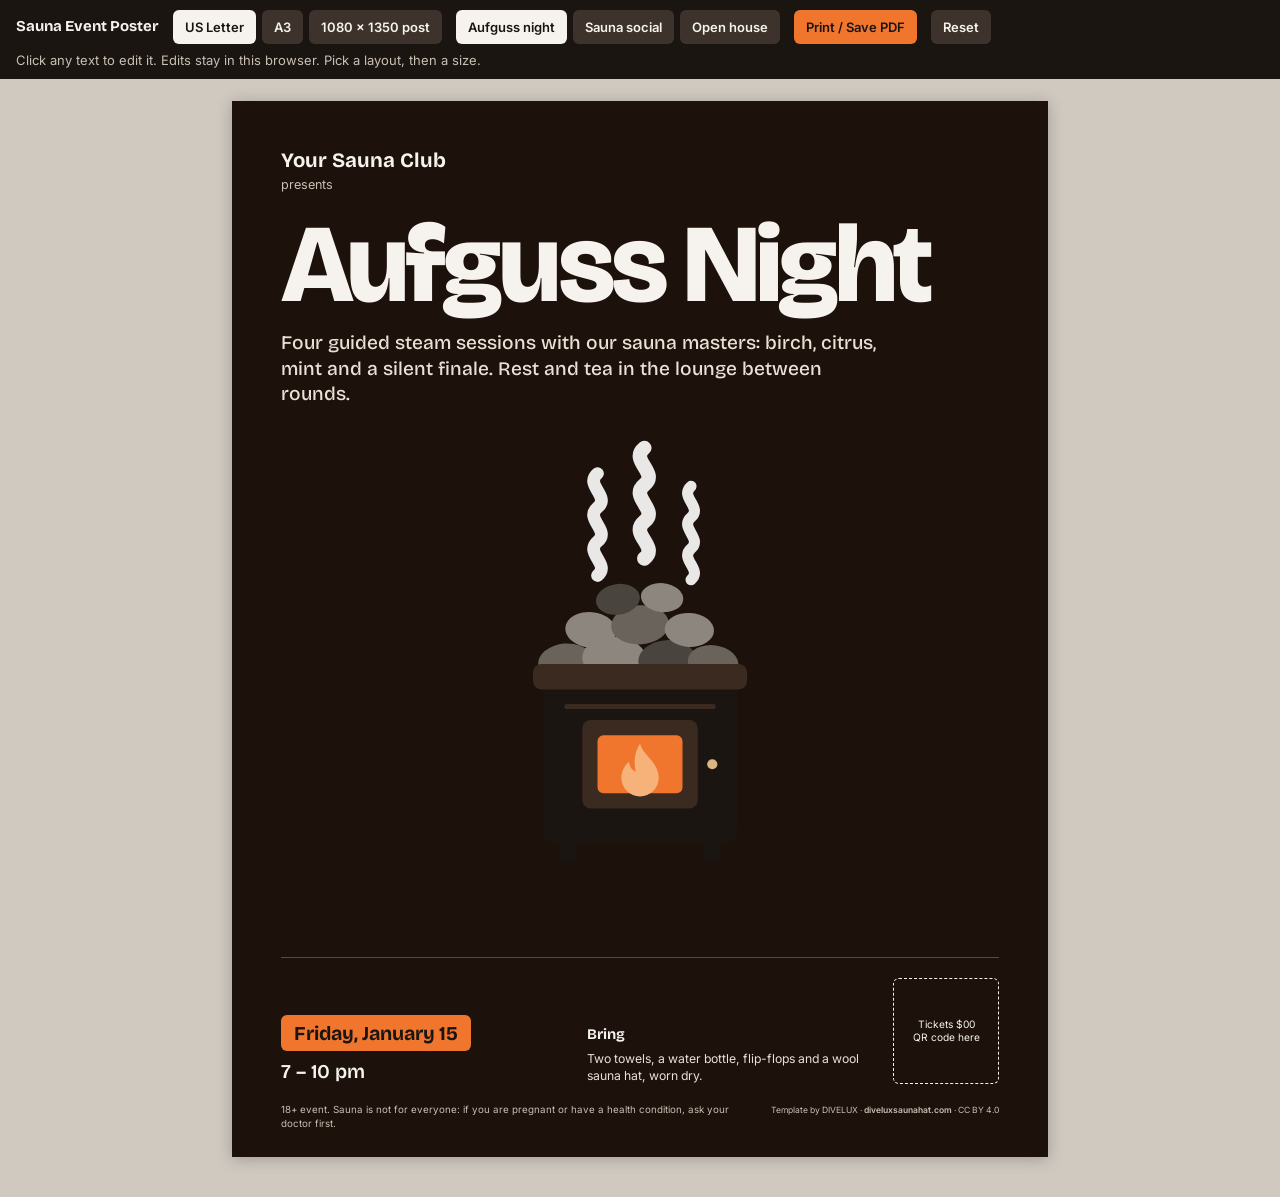
<file: sauna-event-poster/sauna-event-poster.html>
<!doctype html>
<html lang="en-US" data-key="dvx-event-poster-v1" data-view="main"><head><meta charset="utf-8">
<title>Sauna Event Poster</title>
<meta name="author" content="DIVELUX">
<meta name="description" content="Editable sauna event poster template in three layouts: Aufguss night, sauna and cold plunge social, open house. US Letter, A3 and 1080 x 1350.">
<meta name="viewport" content="width=device-width, initial-scale=1">
<!-- Editable template by DIVELUX (https://diveluxsaunahat.com), CC BY 4.0. Open in Chrome, Edge, Firefox or Safari.
     Sizes: ?size=letter (US Letter), ?size=a3 (A3), ?size=post (1080 × 1350 post); layouts: ?layout=aufguss, ?layout=social, ?layout=open.
     Print at 100% (actual size), margins None, background graphics on. -->
<script>(function(){var S={"letter": {"w": "8.5in", "h": "11in", "wpx": 816.0, "hpx": 1056.0}, "a3": {"w": "297mm", "h": "420mm", "wpx": 1122.52, "hpx": 1587.402}, "post": {"w": "1080px", "h": "1350px", "wpx": 1080.0, "hpx": 1350.0}},D='letter',L=["aufguss", "social", "open"],DL='aufguss',d=document.documentElement,q=new URLSearchParams(location.search);
var k=(q.get('size')||D).toLowerCase();if(!S[k])k=D;var s=S[k];d.classList.add('size-'+k);d.dataset.size=k;
d.style.setProperty('--pw',s.wpx+'px');d.style.setProperty('--ph',s.hpx+'px');d.style.setProperty('--u',(s.wpx/100)+'px');
if(L){var l=(q.get('layout')||DL).toLowerCase();if(L.indexOf(l)<0)l=DL;d.classList.add('layout-'+l);d.dataset.layout=l;}
var st=document.createElement('style');st.textContent=q.has('pdfpad')?'@page{size:'+(Math.ceil(s.wpx)+4)+'px '+(Math.ceil(s.hpx)+4)+'px;margin:0}':'@page{size:'+s.w+' '+s.h+';margin:0}';document.head.appendChild(st);})();</script>
<style>
:root{--paper:#f6f3ee;--paper-2:#ede8df;--card:#fffdf9;--ink:#1b1512;--ink-2:#3d332c;--muted:#6f655c;--line:#dcd4c8;
--line-2:#b9afa2;--wood:#c99b6c;--wood-2:#ecd6b2;--night:#1c110b;--night-2:#2a1b13;--ember:#f0762e;--t1:#f0a877;--t2:#f5c7a0;--t3:#f8dfc6;--t4:#fbf1e5;
--water:#a9c3c8;--water-2:#7ea3ab;--r:6px;--display:"Bricolage Grotesque",Arial,sans-serif;--body:"Inter",Arial,sans-serif}
*{box-sizing:border-box}
html,body{margin:0;padding:0}
body{font-family:var(--body);color:var(--ink);-webkit-print-color-adjust:exact;print-color-adjust:exact;line-height:1.35}
h1,h2,h3,p,ul,ol{margin:0;padding:0;font-weight:inherit;font-size:inherit}
ul,ol{list-style:none}
a{color:inherit;text-decoration:none}
.d{font-family:var(--display);font-optical-sizing:auto}
.num{font-variant-numeric:tabular-nums lining-nums}
.page{position:relative;width:var(--pw);height:var(--ph);overflow:hidden;background:var(--paper);display:flex;flex-direction:column;
break-after:page;page-break-after:always}
.page:last-child{break-after:auto;page-break-after:auto}
[contenteditable]{outline:none;border-radius:2px}
.credit{font-family:var(--body);font-weight:400;color:var(--muted);white-space:nowrap}
.credit a{color:inherit;font-weight:600}
svg.ill,svg.ico{display:block;flex:none}
@media print{.screen-only,.ctl{display:none!important}}
@media screen{
  html{background:#cfc9c0}
  body{padding:0 0 40px}
  #doc{margin-top:22px;display:flex;flex-direction:column;align-items:center;gap:22px}
  .page{zoom:var(--z,1);box-shadow:0 2px 14px rgba(27,21,18,.25)}
  [contenteditable]:hover{box-shadow:0 0 0 1px rgba(240,118,46,.55)}
  [contenteditable]:focus{box-shadow:0 0 0 2px #f0762e;background:rgba(255,255,255,.35)}
  .bar{position:sticky;top:0;z-index:9;display:flex;flex-wrap:wrap;align-items:center;gap:8px 14px;padding:10px 16px;
    background:#1b1512;color:#f6f3ee;font:14px/1.3 var(--body)}
  .bar b{font-family:var(--display);font-weight:700;font-size:15px}
  .bar .grp{display:flex;gap:6px;flex-wrap:wrap}
  .bar a,.bar button{font:600 13px/1 var(--body);color:#f6f3ee;background:#3d332c;border:0;border-radius:6px;padding:9px 12px;cursor:pointer;min-height:34px;display:inline-flex;align-items:center}
  .bar a[aria-current]{background:#f6f3ee;color:#1b1512}
  .bar button.main{background:#f0762e;color:#1b1512}
  .bar .hint{color:#c9bfb3;font-size:13px;flex:1 1 260px}
  .bar a:focus-visible,.bar button:focus-visible{outline:2px solid #f0762e;outline-offset:2px}
  .ctl{position:absolute;z-index:3;font:600 11px/1 var(--body);border:0;border-radius:6px;background:#1b1512;color:#f6f3ee;padding:5px 8px;cursor:pointer;opacity:.85}
  .ctl:hover{opacity:1;background:#f0762e;color:#1b1512}
  .ctl.del{right:-4px;top:50%;transform:translateY(-50%);display:none}
  [data-item]{position:relative}
  [data-item]:hover>.ctl.del{display:block}
  .ctl.add{position:static;margin-top:4px;align-self:flex-start;opacity:.7}
}


.page{display:none}
html.layout-aufguss .lay-aufguss,html.layout-social .lay-social,html.layout-open .lay-open{display:flex}
.club{font-family:var(--display);font-weight:700;font-size:calc(2.5*var(--u));line-height:1.1}
.pre{font-size:calc(1.55*var(--u));color:var(--muted);margin-top:calc(.4*var(--u))}
.chip{display:inline-flex;align-items:center;gap:calc(1.2*var(--u));background:var(--ember);color:var(--ink);border-radius:var(--r);padding:calc(1*var(--u)) calc(1.6*var(--u));font-family:var(--display);font-weight:700;font-size:calc(2.4*var(--u));line-height:1;white-space:nowrap}
.when{font-family:var(--display);font-weight:600;font-size:calc(2.4*var(--u));line-height:1.2;margin-top:calc(1.1*var(--u))}
.bring b{display:block;font-family:var(--display);font-weight:700;font-size:calc(1.8*var(--u));margin-bottom:calc(.6*var(--u))}
.bring p{font-size:calc(1.5*var(--u));line-height:1.4}
.qr{width:calc(13*var(--u));height:calc(13*var(--u));border:calc(.2*var(--u)) dashed currentColor;border-radius:var(--r);display:flex;align-items:center;justify-content:center;text-align:center;font-size:calc(1.25*var(--u));line-height:1.25;flex:none;padding:calc(1*var(--u))}
.fine{font-size:calc(1.2*var(--u));line-height:1.4}
.credit{font-size:calc(1.05*var(--u))}

/* 1. Aufguss night: dark room, glowing stove */
.lay-aufguss{background:var(--night);color:var(--paper);padding:calc(6*var(--u)) calc(6*var(--u)) calc(3.2*var(--u))}
.lay-aufguss .pre,.lay-aufguss .fine,.lay-aufguss .credit{color:#c9bfb3}
.lay-aufguss .art{position:relative;flex:1;min-height:0;display:flex;align-items:center;justify-content:center;margin:calc(1*var(--u)) 0}
.lay-aufguss .art svg{height:100%;max-height:calc(64*var(--u));width:auto;aspect-ratio:1}
.lay-aufguss h1{font-family:var(--display);font-weight:800;font-size:calc(13.6*var(--u));line-height:.86;letter-spacing:-.035em;margin-top:calc(3*var(--u))}
.lay-aufguss .lead{font-family:var(--display);font-weight:500;font-size:calc(2.35*var(--u));line-height:1.32;color:#e9e1d6;margin-top:calc(2.2*var(--u));max-width:calc(74*var(--u))}
.lay-aufguss .row{display:grid;grid-template-columns:1fr 1fr auto;gap:calc(4*var(--u));align-items:end;border-top:calc(.2*var(--u)) solid #5a4a3e;padding-top:calc(2.4*var(--u));margin-top:calc(3*var(--u));flex:none}
.lay-aufguss .bring p{color:#e9e1d6}
.lay-aufguss .bot{display:flex;justify-content:space-between;align-items:baseline;gap:calc(3*var(--u));margin-top:calc(2.4*var(--u));flex:none}

/* 2. Sauna and cold plunge social: water above, heat below */
.lay-social{background:var(--paper);padding:0}
.lay-social .sea{background:var(--water);padding:calc(5*var(--u)) calc(6*var(--u)) calc(1.5*var(--u));display:flex;justify-content:space-between;gap:calc(2*var(--u));align-items:flex-end;flex:1;min-height:0}
.lay-social .sea svg{height:100%;max-height:calc(58*var(--u));width:auto;aspect-ratio:1}
.lay-social .sea .pre{color:var(--ink-2)}
.lay-social .sea .left{align-self:stretch;display:flex;flex-direction:column;justify-content:space-between;align-items:flex-start}
.lay-social .low{padding:calc(5*var(--u)) calc(6*var(--u)) calc(3.2*var(--u));display:flex;flex-direction:column;flex:none}
.lay-social h1{font-family:var(--display);font-weight:800;font-size:calc(10.4*var(--u));line-height:.88;letter-spacing:-.03em;margin:calc(3*var(--u)) 0 calc(3*var(--u))}
.lay-social .grid{display:grid;grid-template-columns:repeat(3,1fr);gap:calc(3*var(--u));border-top:calc(.3*var(--u)) solid var(--ink);padding-top:calc(2.2*var(--u))}
.lay-social .grid .lab{font-size:calc(1.35*var(--u));color:var(--muted)}
.lay-social .grid .v{font-family:var(--display);font-weight:700;font-size:calc(2.6*var(--u));line-height:1.15;margin-top:calc(.4*var(--u))}
.lay-social .lead{font-size:calc(1.75*var(--u));line-height:1.45;color:var(--ink-2);margin-top:calc(3*var(--u));max-width:calc(76*var(--u))}
.lay-social .row{display:grid;grid-template-columns:1fr auto;gap:calc(4*var(--u));align-items:end;margin-top:calc(3*var(--u))}
.lay-social .fine{color:var(--muted)}
.lay-social .bot{display:flex;justify-content:space-between;align-items:baseline;gap:calc(3*var(--u));margin-top:calc(2.4*var(--u))}

/* 3. Open house: warm wood, the cabin, a simple timetable */
.lay-open{background:var(--wood-2);padding:calc(6*var(--u)) calc(6*var(--u)) calc(3.2*var(--u))}
.lay-open .head{display:flex;justify-content:space-between;align-items:flex-start;gap:calc(3*var(--u));flex:none}
.lay-open .art{flex:1;min-height:0;display:flex;align-items:center;justify-content:center;margin:calc(1.4*var(--u)) 0}
.lay-open .art svg{height:100%;max-height:calc(42*var(--u));width:auto;aspect-ratio:1}
.lay-open h1{font-family:var(--display);font-weight:800;font-size:calc(15*var(--u));line-height:.85;letter-spacing:-.035em}
.lay-open .lead{font-family:var(--display);font-weight:500;font-size:calc(2.4*var(--u));line-height:1.3;color:var(--ink-2);margin-top:calc(1.8*var(--u));max-width:calc(70*var(--u))}
.lay-open .tt{display:grid;grid-template-columns:1fr 1fr;gap:0 calc(5*var(--u));margin-top:calc(3*var(--u));border-top:calc(.3*var(--u)) solid var(--ink);flex:none}
.lay-open .tt li{display:grid;grid-template-columns:calc(11*var(--u)) 1fr;gap:calc(1.4*var(--u));align-items:baseline;padding:calc(1.2*var(--u)) 0;border-bottom:calc(.12*var(--u)) solid rgba(27,21,18,.25)}
.lay-open .tt .t{font-family:var(--display);font-weight:700;font-size:calc(2*var(--u));white-space:nowrap}
.lay-open .tt .x{font-size:calc(1.55*var(--u));line-height:1.35;color:var(--ink-2)}
.lay-open .row{display:grid;grid-template-columns:1fr auto;gap:calc(4*var(--u));align-items:end;margin-top:calc(2.6*var(--u));flex:none}
.lay-open .fine{color:var(--ink-2)}
.lay-open .bot{display:flex;justify-content:space-between;align-items:baseline;gap:calc(3*var(--u));margin-top:calc(2.2*var(--u));flex:none}
.lay-open .credit{color:var(--ink-2)}
html.size-a3 .lay-open .art svg{max-height:calc(52*var(--u))}

</style>
<style>/* Fonts: Bricolage Grotesque and Inter, SIL Open Font License 1.1 */
@font-face{font-family:"Bricolage Grotesque";src:url([data-uri]) format("woff2");font-weight:200 800;font-stretch:75% 100%;font-display:block;unicode-range:U+0000-00FF, U+0131, U+0152-0153, U+02BB-02BC, U+02C6, U+02DA, U+02DC, U+0304, U+0308, U+0329, U+2000-206F, U+20AC, U+2122, U+2191, U+2193, U+2212, U+2215, U+FEFF, U+FFFD}
@font-face{font-family:"Inter";src:url([data-uri]) format("woff2");font-weight:100 900;font-display:block;unicode-range:U+0000-00FF, U+0131, U+0152-0153, U+02BB-02BC, U+02C6, U+02DA, U+02DC, U+0304, U+0308, U+0329, U+2000-206F, U+20AC, U+2122, U+2191, U+2193, U+2212, U+2215, U+FEFF, U+FFFD}
</style>
</head><body>
<nav class="bar screen-only" aria-label="Template tools"><b>Sauna Event Poster</b><span class="grp" data-g="size"><a href="?size=letter" data-k="letter">US Letter</a><a href="?size=a3" data-k="a3">A3</a><a href="?size=post" data-k="post">1080 × 1350 post</a></span><span class="grp" data-g="layout"><a href="?layout=aufguss" data-k="aufguss">Aufguss night</a><a href="?layout=social" data-k="social">Sauna social</a><a href="?layout=open" data-k="open">Open house</a></span><button type="button" id="b-print" class="main">Print / Save PDF</button><button type="button" id="b-reset">Reset</button><span class="hint">Click any text to edit it. Edits stay in this browser. Pick a layout, then a size.</span></nav><script>(function(){var d=document.documentElement,q=new URLSearchParams(location.search);
document.querySelectorAll('.bar .grp').forEach(function(g){var key=g.dataset.g,cur=d.dataset[key];
g.querySelectorAll('a').forEach(function(a){var p=new URLSearchParams(location.search);p.set(key,a.dataset.k);a.href='?'+p.toString();
if(a.dataset.k===cur)a.setAttribute('aria-current','true')})})})();</script>
<div id="doc">
<main class="page lay-aufguss">
<div><p class="club" data-name="club-name" contenteditable="true" spellcheck="false" data-sync="club">Your Sauna Club</p><p class="pre" data-name="presents" contenteditable="true" spellcheck="false">presents</p></div>
<h1 data-name="title" contenteditable="true" spellcheck="false">Aufguss Night</h1>
<p class="lead" data-name="lead" contenteditable="true" spellcheck="false" data-multi>Four guided steam sessions with our sauna masters: birch, citrus, mint and a silent finale. Rest and tea in the lounge between rounds.</p>
<div class="art"><svg class="ill" xmlns="http://www.w3.org/2000/svg" viewBox="0 0 600 600" aria-hidden="true" data-name="illustration"><path d="M250 190 C266 176.8 234 163.6 250 150 C266 136.8 234 123.6 250 110 C266 96.8 234 83.6 250 70" fill="none" stroke="#ffffff" stroke-width="15" stroke-linecap="round" stroke-linejoin="round" opacity="0.9"/><path d="M305 170 C323 155.7 287 141.4 305 126.7 C323 112.4 287 98.1 305 83.3 C323 69 287 54.7 305 40" fill="none" stroke="#ffffff" stroke-width="17" stroke-linecap="round" stroke-linejoin="round" opacity="0.9"/><path d="M360 195 C374 182.9 346 170.8 360 158.3 C374 146.2 346 134.1 360 121.7 C374 109.6 346 97.5 360 85" fill="none" stroke="#ffffff" stroke-width="13" stroke-linecap="round" stroke-linejoin="round" opacity="0.9"/><ellipse cx="212" cy="292" rx="32" ry="22" fill="#6a635c" transform="rotate(-6 212 292)"/><ellipse cx="270" cy="288" rx="38" ry="26" fill="#8d867e" transform="rotate(4 270 288)"/><ellipse cx="332" cy="290" rx="34" ry="24" fill="#4a443f" transform="rotate(-3 332 290)"/><ellipse cx="386" cy="293" rx="30" ry="21" fill="#6a635c" transform="rotate(8 386 293)"/><ellipse cx="242" cy="254" rx="30" ry="21" fill="#8d867e" transform="rotate(6 242 254)"/><ellipse cx="300" cy="248" rx="34" ry="23" fill="#6a635c" transform="rotate(-4 300 248)"/><ellipse cx="358" cy="254" rx="29" ry="20" fill="#8d867e" transform="rotate(3 358 254)"/><ellipse cx="274" cy="218" rx="26" ry="18" fill="#4a443f" transform="rotate(-8 274 218)"/><ellipse cx="326" cy="216" rx="25" ry="17" fill="#8d867e" transform="rotate(6 326 216)"/><rect x="205" y="500" width="20" height="26" rx="4" fill="#1b1512"/><rect x="375" y="500" width="20" height="26" rx="4" fill="#1b1512"/><rect x="186" y="306" width="228" height="200" rx="16" fill="#1b1512"/><rect x="174" y="294" width="252" height="30" rx="10" fill="#3a2a20"/><rect x="232" y="360" width="136" height="104" rx="10" fill="#3a2a20"/><rect x="250" y="378" width="100" height="68" rx="7" fill="#f0762e"/><path d="M300 388c4 14 22 22 22 40a22 22 0 0 1-44 0c0-8 4-14 9-19 1 7 4 10 8 12-3-13-1-24 5-33z" fill="#f7b27a"/><path d="M214 344h172" fill="none" stroke="#3a2a20" stroke-width="6" stroke-linecap="round" stroke-linejoin="round"/><circle cx="385" cy="412" r="6" fill="#d9b683"/></svg></div>
<div class="row">
<div><p class="chip" data-name="date" contenteditable="true" spellcheck="false">Friday, January 15</p><p class="when" data-name="time" contenteditable="true" spellcheck="false">7 – 10 pm</p></div>
<div class="bring"><b data-name="bring-title" contenteditable="true" spellcheck="false">Bring</b><p data-name="bring-list" contenteditable="true" spellcheck="false" data-multi>Two towels, a water bottle, flip-flops and a wool sauna hat, worn dry.</p></div>
<div class="qr" data-name="qr-placeholder"><span data-name="qr-label" contenteditable="true" spellcheck="false" data-multi>Tickets $00<br>QR code here</span></div>
</div>
<div class="bot"><p class="fine" data-name="fine-print" contenteditable="true" spellcheck="false" data-multi>18+ event. Sauna is not for everyone: if you are pregnant or have a health condition, ask your doctor first.</p><p class="credit" data-name="credit">Template by DIVELUX · <a href="https://diveluxsaunahat.com">diveluxsaunahat.com</a> · CC BY 4.0</p></div>
</main><main class="page lay-social">
<div class="sea" data-name="top">
<div class="left"><p class="chip" data-name="date" contenteditable="true" spellcheck="false">Sunday, February 7</p>
<div><p class="club" data-name="club-name" contenteditable="true" spellcheck="false" data-sync="club">Your Sauna Club</p><p class="pre" data-name="presents" contenteditable="true" spellcheck="false">invites members and friends to a</p></div></div>
<svg class="ill" xmlns="http://www.w3.org/2000/svg" viewBox="0 0 600 600" aria-hidden="true" data-name="illustration"><path d="M300 150 300 98M287 106.8 300 117.8 313 106.8M300 150 345 124M330.9 117.1 327.9 133.9 343.9 139.7M300 150 345 176M343.9 160.3 327.9 166.1 330.9 182.9M300 150 300 202M313 193.2 300 182.2 287 193.2M300 150 255 176M269.1 182.9 272.1 166.1 256.1 160.3M300 150 255 124M256.1 139.7 272.1 133.9 269.1 117.1" fill="none" stroke="#7ea3ab" stroke-width="9" stroke-linecap="round" stroke-linejoin="round"/><path d="M430 250v250M474 290v210" fill="none" stroke="#8a5f35" stroke-width="12" stroke-linecap="round" stroke-linejoin="round"/><path d="M430 330h44" fill="none" stroke="#8a5f35" stroke-width="9" stroke-linecap="round" stroke-linejoin="round"/><path d="M430 380h44" fill="none" stroke="#8a5f35" stroke-width="9" stroke-linecap="round" stroke-linejoin="round"/><path d="M430 430h44" fill="none" stroke="#8a5f35" stroke-width="9" stroke-linecap="round" stroke-linejoin="round"/><path d="M150 290h300l-16 196a16 16 0 0 1-16 14H182a16 16 0 0 1-16-14z" fill="#d9b683"/><path d="M205 318 212 494" fill="none" stroke="#b98a52" stroke-width="4" stroke-linecap="round" stroke-linejoin="round"/><path d="M252 318 256 494" fill="none" stroke="#b98a52" stroke-width="4" stroke-linecap="round" stroke-linejoin="round"/><path d="M300 318 300 494" fill="none" stroke="#b98a52" stroke-width="4" stroke-linecap="round" stroke-linejoin="round"/><path d="M348 318 344 494" fill="none" stroke="#b98a52" stroke-width="4" stroke-linecap="round" stroke-linejoin="round"/><path d="M395 318 388 494" fill="none" stroke="#b98a52" stroke-width="4" stroke-linecap="round" stroke-linejoin="round"/><path d="M153 330h294l-1.8 22H154.800z" fill="#3a2a20"/><path d="M162 440h276l-1.8 22H163.800z" fill="#3a2a20"/><ellipse cx="300" cy="290" rx="150" ry="34" fill="#b98a52"/><ellipse cx="300" cy="295" rx="135" ry="26" fill="#a9c3c8"/><path d="M215 296c16-6 32-6 46 0M330 304c14-5 28-5 40 0" fill="none" stroke="#ffffff" stroke-width="4" stroke-linecap="round" stroke-linejoin="round" opacity=".8"/><rect x="262" y="272" width="34" height="30" rx="6" fill="#ffffff" transform="rotate(-12 279 287)"/><rect x="326" y="266" width="30" height="27" rx="6" fill="#ffffff" transform="rotate(14 341 280)"/><rect x="378" y="284" width="24" height="21" rx="5" fill="#ffffff" transform="rotate(-6 390 294)"/></svg>
</div>
<div class="low">
<h1 data-name="title" contenteditable="true" spellcheck="false" data-multi>Sauna and cold plunge social</h1>
<div class="grid" data-name="details"><div><p class="lab">Time</p><p class="v" data-name="time" contenteditable="true" spellcheck="false">10 am – 1 pm</p></div><div><p class="lab">Place</p><p class="v" data-name="place" contenteditable="true" spellcheck="false">123 Main Street</p></div><div><p class="lab">Price</p><p class="v" data-name="price" contenteditable="true" spellcheck="false">Free for members</p></div></div>
<p class="lead" data-name="lead" contenteditable="true" spellcheck="false" data-multi>Heat, cold, rest, repeat, at your own pace. The cold plunge is optional: a cool shower works too. Warm drinks by the fire after.</p>
<div class="row"><div class="bring"><b data-name="bring-title" contenteditable="true" spellcheck="false">Bring</b><p data-name="bring-list" contenteditable="true" spellcheck="false" data-multi>Swimsuit, two towels, a water bottle and warm clothes for after.</p></div>
<div class="qr" data-name="qr-placeholder"><span data-name="qr-label" contenteditable="true" spellcheck="false" data-multi>RSVP<br>QR code here</span></div></div>
<div class="bot"><p class="fine" data-name="fine-print" contenteditable="true" spellcheck="false" data-multi>Guests $00. Please RSVP so we can plan the benches.</p><p class="credit" data-name="credit">Template by DIVELUX · <a href="https://diveluxsaunahat.com">diveluxsaunahat.com</a> · CC BY 4.0</p></div>
</div>
</main><main class="page lay-open">
<div class="head"><div><p class="club" data-name="club-name" contenteditable="true" spellcheck="false" data-sync="club">Your Sauna Club</p><p class="pre" data-name="presents" contenteditable="true" spellcheck="false">123 Main Street, Your Town</p></div>
<p class="chip" data-name="date" contenteditable="true" spellcheck="false">Saturday, March 6</p></div>
<div class="art"><svg class="ill" xmlns="http://www.w3.org/2000/svg" viewBox="0 0 600 600" aria-hidden="true" data-name="illustration"><clipPath id="poster-cabin-clip"><circle cx="300" cy="305" r="250"/></clipPath><g clip-path="url(#poster-cabin-clip)"><rect x="40" y="40" width="520" height="520" rx="0" fill="#efe9df"/><circle cx="462" cy="176" r="38" fill="#f0762e"/><path d="M40 372c70-58 150-66 232-30 80-52 190-52 288 8v70H40z" fill="#c9c4bb"/><path d="M92 254l34.7 63h-12.6l31.5 54h-107.1l31.5-54h-12.6z" fill="#4f6f42"/><rect x="87" y="368" width="10" height="36" rx="0" fill="#8a5f35"/><path d="M140 296l25.4 46.2h-9.2l23.1 39.6h-78.5l23.1-39.6h-9.2z" fill="#6f8f5a"/><rect x="135" y="379.6" width="10" height="26.4" rx="0" fill="#8a5f35"/><path d="M488 274l30 54.6h-10.9l27.3 46.8h-92.8l27.3-46.8h-10.9z" fill="#4f6f42"/><rect x="483" y="372.8" width="10" height="31.2" rx="0" fill="#8a5f35"/><path d="M530 310l22.2 40.3h-8.1l20.2 34.6h-68.5l20.2-34.6h-8.1z" fill="#6f8f5a"/><rect x="525" y="383" width="10" height="23" rx="0" fill="#8a5f35"/><path d="M404 320l19.4 35.3h-7.1l17.6 30.2h-60l17.6-30.2h-7.1z" fill="#6f8f5a"/><rect x="399" y="383.8" width="10" height="20.2" rx="0" fill="#8a5f35"/><rect x="40" y="398" width="520" height="14" rx="0" fill="#b98a52"/><rect x="40" y="410" width="520" height="160" rx="0" fill="#a9c3c8"/><path d="M432 452h60v10h-60zM418 476h88v10h-88zM438 500h48v10h-48z" fill="#f0762e" opacity=".55"/><path d="M90 440h70M210 470h90M120 500h60M300 520h80" fill="none" stroke="#ffffff" stroke-width="5" stroke-linecap="round" stroke-linejoin="round" opacity=".7"/><path d="M318 232 C332 219.9 304 207.8 318 195.3 C332 183.2 304 171.1 318 158.7 C332 146.6 304 134.5 318 122" fill="none" stroke="#ffffff" stroke-width="13" stroke-linecap="round" stroke-linejoin="round" opacity="0.9"/><rect x="306" y="232" width="26" height="50" rx="3" fill="#3a2a20"/><rect x="176" y="296" width="190" height="104" rx="0" fill="#d9b683"/><path d="M176 322h190" fill="none" stroke="#b98a52" stroke-width="3" stroke-linecap="round" stroke-linejoin="round"/><path d="M176 348h190" fill="none" stroke="#b98a52" stroke-width="3" stroke-linecap="round" stroke-linejoin="round"/><path d="M176 374h190" fill="none" stroke="#b98a52" stroke-width="3" stroke-linecap="round" stroke-linejoin="round"/><path d="M150 304 271 214l121 90h-26l-95-70-95 70z" fill="#1b1512"/><path d="M176 304l95-70 95 70z" fill="#b98a52"/><rect x="204" y="330" width="48" height="70" rx="4" fill="#8a5f35"/><circle cx="243" cy="368" r="4" fill="#ecd6b2"/><rect x="286" y="334" width="50" height="40" rx="4" fill="#3a2a20"/><rect x="292" y="340" width="38" height="28" rx="2" fill="#f7b27a"/><path d="M311 340v28" fill="none" stroke="#3a2a20" stroke-width="4" stroke-linecap="round" stroke-linejoin="round"/><rect x="352" y="400" width="120" height="13" rx="2" fill="#d9b683"/><rect x="372" y="400" width="9" height="40" rx="2" fill="#8a5f35"/><rect x="416" y="400" width="9" height="40" rx="2" fill="#8a5f35"/><rect x="460" y="400" width="9" height="40" rx="2" fill="#8a5f35"/></g></svg></div>
<h1 data-name="title" contenteditable="true" spellcheck="false">Open House</h1>
<p class="lead" data-name="lead" contenteditable="true" spellcheck="false" data-multi>Come see the new sauna, take a tour and try a round. Families welcome.</p>
<ul class="tt" data-list data-name="timetable"><li data-item><span class="t" data-name="time" contenteditable="true" spellcheck="false">2:00 pm</span><span class="x" data-name="what" contenteditable="true" spellcheck="false">Doors open, tea and snacks</span></li><li data-item><span class="t" data-name="time" contenteditable="true" spellcheck="false">2:30 pm</span><span class="x" data-name="what" contenteditable="true" spellcheck="false">Sauna tours every 30 minutes</span></li><li data-item><span class="t" data-name="time" contenteditable="true" spellcheck="false">3:30 pm</span><span class="x" data-name="what" contenteditable="true" spellcheck="false">Short Aufguss demo</span></li><li data-item><span class="t" data-name="time" contenteditable="true" spellcheck="false">4:30 pm</span><span class="x" data-name="what" contenteditable="true" spellcheck="false">Questions with the builders</span></li><li data-item><span class="t" data-name="time" contenteditable="true" spellcheck="false">5:00 pm</span><span class="x" data-name="what" contenteditable="true" spellcheck="false">Try a round: bring a swimsuit</span></li><li data-item><span class="t" data-name="time" contenteditable="true" spellcheck="false">6:00 pm</span><span class="x" data-name="what" contenteditable="true" spellcheck="false">Last round</span></li></ul>
<div class="row"><div class="bring"><b data-name="bring-title" contenteditable="true" spellcheck="false">Free entry</b><p data-name="bring-list" contenteditable="true" spellcheck="false" data-multi>No booking needed for the tours. To try a round, book a spot at yoursaunaclub.com.</p></div>
<div class="qr" data-name="qr-placeholder"><span data-name="qr-label" contenteditable="true" spellcheck="false" data-multi>Website<br>QR code here</span></div></div>
<div class="bot"><p class="fine" data-name="fine-print" contenteditable="true" spellcheck="false" data-multi>Children in the sauna only with an adult. Sauna is not for everyone: if you have a health condition, ask your doctor first.</p><p class="credit" data-name="credit">Template by DIVELUX · <a href="https://diveluxsaunahat.com">diveluxsaunahat.com</a> · CC BY 4.0</p></div>
</main>
</div>
<script>(function(){
var d=document.documentElement,root=document.getElementById('doc'),KEY=d.dataset.key,view=d.dataset.view||'main';
if(d.dataset.layout)view+='-'+d.dataset.layout;
var hk=KEY+':'+view,sk=KEY+':sync',timer=null,resetting=false;
function ls(){try{return window.localStorage}catch(e){return null}}
var st=ls();
function clean(){var c=root.cloneNode(true);c.querySelectorAll('.ctl').forEach(function(e){e.remove()});return c.innerHTML}
function save(){if(!st||resetting)return;try{st.setItem(hk,clean())}catch(e){}}
function later(){clearTimeout(timer);timer=setTimeout(save,250)}
function syncMap(){try{return JSON.parse(st&&st.getItem(sk)||'{}')}catch(e){return {}}}
function applySync(){var m=syncMap();Object.keys(m).forEach(function(k){root.querySelectorAll('[data-sync="'+k+'"]').forEach(function(e){if(e.textContent!==m[k])e.textContent=m[k]})})}
function controls(){
  root.querySelectorAll('[data-item]').forEach(function(it){if(it.querySelector(':scope>.ctl.del'))return;var b=document.createElement('button');
    b.type='button';b.className='ctl del';b.textContent='Remove';b.title='Remove this line';b.setAttribute('contenteditable','false');
    b.onclick=function(){it.remove();save()};it.appendChild(b)});
  root.querySelectorAll('[data-list]').forEach(function(l){if(l.nextElementSibling&&l.nextElementSibling.classList.contains('add'))return;
    var b=document.createElement('button');b.type='button';b.className='ctl add';b.textContent='+ Add line';
    b.onclick=function(){var src=l.querySelector('[data-item]:last-of-type');if(!src)return;var n=src.cloneNode(true);
      n.querySelectorAll('.ctl').forEach(function(e){e.remove()});l.appendChild(n);controls();save();
      var f=n.querySelector('[contenteditable]');if(f)f.focus()};
    l.parentNode.insertBefore(b,l.nextSibling)});
}
if(st){var h=st.getItem(hk);if(h)root.innerHTML=h;}
applySync();controls();
root.addEventListener('input',function(e){var el=e.target.closest('[data-sync]');
  if(el&&st){var k=el.dataset.sync,v=el.textContent;root.querySelectorAll('[data-sync="'+k+'"]').forEach(function(o){if(o!==el)o.textContent=v});
    var m=syncMap();m[k]=v;try{st.setItem(sk,JSON.stringify(m))}catch(x){}}
  later()});
root.addEventListener('focusout',function(){clearTimeout(timer);save()});
window.addEventListener('pagehide',function(){clearTimeout(timer);save()});
root.addEventListener('keydown',function(e){var el=e.target.closest('[contenteditable]');if(el&&e.key==='Enter'&&!el.hasAttribute('data-multi')){e.preventDefault();el.blur()}});
root.addEventListener('paste',function(e){var el=e.target.closest('[contenteditable]');if(!el)return;e.preventDefault();
  var t=(e.clipboardData||window.clipboardData).getData('text/plain');if(!el.hasAttribute('data-multi'))t=t.replace(/\s*\n\s*/g,' ');
  document.execCommand('insertText',false,t)});
function vis(){return [].slice.call(root.querySelectorAll('.page')).filter(function(p){return p.getClientRects().length})[0]}
function fit(){var p=vis();if(!p)return;var w=parseFloat(getComputedStyle(d).getPropertyValue('--pw'));
  var z=Math.min(w<500?2.5:1,(window.innerWidth-40)/w);d.style.setProperty('--z',z.toFixed(4))}
fit();window.addEventListener('resize',fit);
var bp=document.getElementById('b-print'),br=document.getElementById('b-reset'),bf=document.getElementById('b-full');
if(bp)bp.onclick=function(){window.print()};
if(br)br.onclick=function(){if(!confirm('Reset this template to the sample text? Your edits in this browser will be removed.'))return;resetting=true;clearTimeout(timer);
  if(st){Object.keys(st).forEach(function(k){if(k.indexOf(KEY+':')===0)st.removeItem(k)})}location.reload()};
if(bf)bf.onclick=function(){var p=vis();if(p.requestFullscreen)p.requestFullscreen()};
document.addEventListener('fullscreenchange',function(){var p=vis();if(document.fullscreenElement){
  var w=parseFloat(getComputedStyle(d).getPropertyValue('--pw')),h=parseFloat(getComputedStyle(d).getPropertyValue('--ph'));
  p.style.zoom=Math.min(screen.width/w,screen.height/h)}else{p.style.zoom=''}});
})();</script>
</body></html>
</file>
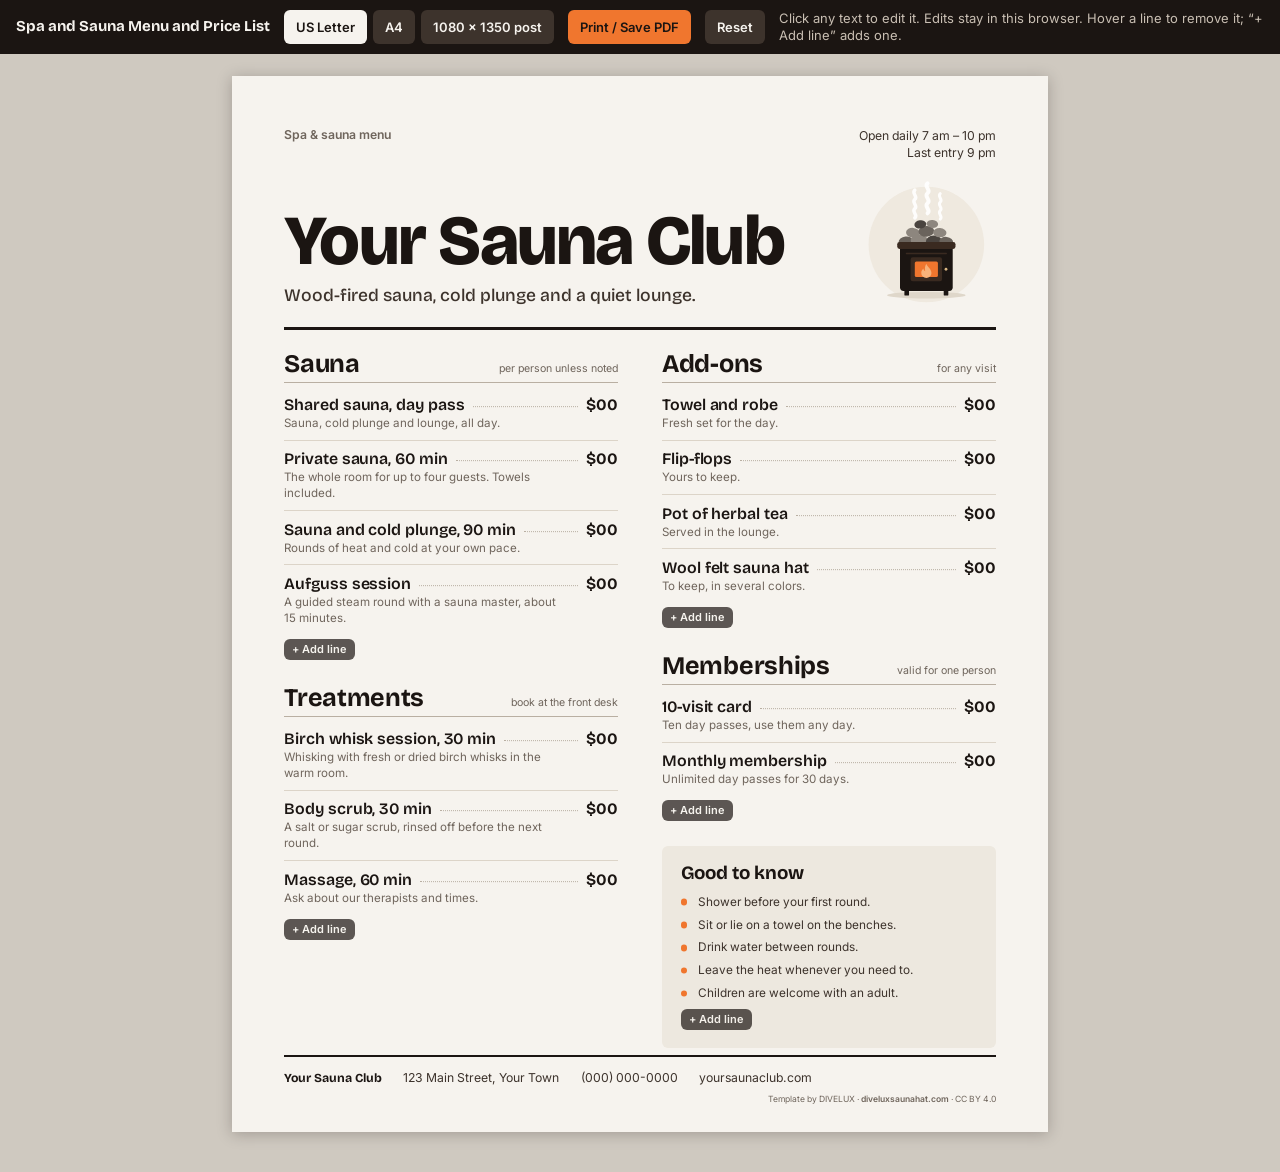
<file: spa-menu-price-list/spa-menu-price-list.html>
<!doctype html>
<html lang="en-US" data-key="dvx-spa-menu-v1" data-view="main"><head><meta charset="utf-8">
<title>Spa and Sauna Menu and Price List</title>
<meta name="author" content="DIVELUX">
<meta name="description" content="Editable spa and sauna menu and price list template: sauna sessions, treatments, add-ons, memberships and house notes. US Letter, A4 and 1080 x 1350.">
<meta name="viewport" content="width=device-width, initial-scale=1">
<!-- Editable template by DIVELUX (https://diveluxsaunahat.com), CC BY 4.0. Open in Chrome, Edge, Firefox or Safari.
     Sizes: ?size=letter (US Letter), ?size=a4 (A4), ?size=post (1080 × 1350 post).
     Print at 100% (actual size), margins None, background graphics on. -->
<script>(function(){var S={"letter": {"w": "8.5in", "h": "11in", "wpx": 816.0, "hpx": 1056.0}, "a4": {"w": "210mm", "h": "297mm", "wpx": 793.701, "hpx": 1122.52}, "post": {"w": "1080px", "h": "1350px", "wpx": 1080.0, "hpx": 1350.0}},D='letter',L=null,DL='',d=document.documentElement,q=new URLSearchParams(location.search);
var k=(q.get('size')||D).toLowerCase();if(!S[k])k=D;var s=S[k];d.classList.add('size-'+k);d.dataset.size=k;
d.style.setProperty('--pw',s.wpx+'px');d.style.setProperty('--ph',s.hpx+'px');d.style.setProperty('--u',(s.wpx/100)+'px');
if(L){var l=(q.get('layout')||DL).toLowerCase();if(L.indexOf(l)<0)l=DL;d.classList.add('layout-'+l);d.dataset.layout=l;}
var st=document.createElement('style');st.textContent=q.has('pdfpad')?'@page{size:'+(Math.ceil(s.wpx)+4)+'px '+(Math.ceil(s.hpx)+4)+'px;margin:0}':'@page{size:'+s.w+' '+s.h+';margin:0}';document.head.appendChild(st);})();</script>
<style>
:root{--paper:#f6f3ee;--paper-2:#ede8df;--card:#fffdf9;--ink:#1b1512;--ink-2:#3d332c;--muted:#6f655c;--line:#dcd4c8;
--line-2:#b9afa2;--wood:#c99b6c;--wood-2:#ecd6b2;--night:#1c110b;--night-2:#2a1b13;--ember:#f0762e;--t1:#f0a877;--t2:#f5c7a0;--t3:#f8dfc6;--t4:#fbf1e5;
--water:#a9c3c8;--water-2:#7ea3ab;--r:6px;--display:"Bricolage Grotesque",Arial,sans-serif;--body:"Inter",Arial,sans-serif}
*{box-sizing:border-box}
html,body{margin:0;padding:0}
body{font-family:var(--body);color:var(--ink);-webkit-print-color-adjust:exact;print-color-adjust:exact;line-height:1.35}
h1,h2,h3,p,ul,ol{margin:0;padding:0;font-weight:inherit;font-size:inherit}
ul,ol{list-style:none}
a{color:inherit;text-decoration:none}
.d{font-family:var(--display);font-optical-sizing:auto}
.num{font-variant-numeric:tabular-nums lining-nums}
.page{position:relative;width:var(--pw);height:var(--ph);overflow:hidden;background:var(--paper);display:flex;flex-direction:column;
break-after:page;page-break-after:always}
.page:last-child{break-after:auto;page-break-after:auto}
[contenteditable]{outline:none;border-radius:2px}
.credit{font-family:var(--body);font-weight:400;color:var(--muted);white-space:nowrap}
.credit a{color:inherit;font-weight:600}
svg.ill,svg.ico{display:block;flex:none}
@media print{.screen-only,.ctl{display:none!important}}
@media screen{
  html{background:#cfc9c0}
  body{padding:0 0 40px}
  #doc{margin-top:22px;display:flex;flex-direction:column;align-items:center;gap:22px}
  .page{zoom:var(--z,1);box-shadow:0 2px 14px rgba(27,21,18,.25)}
  [contenteditable]:hover{box-shadow:0 0 0 1px rgba(240,118,46,.55)}
  [contenteditable]:focus{box-shadow:0 0 0 2px #f0762e;background:rgba(255,255,255,.35)}
  .bar{position:sticky;top:0;z-index:9;display:flex;flex-wrap:wrap;align-items:center;gap:8px 14px;padding:10px 16px;
    background:#1b1512;color:#f6f3ee;font:14px/1.3 var(--body)}
  .bar b{font-family:var(--display);font-weight:700;font-size:15px}
  .bar .grp{display:flex;gap:6px;flex-wrap:wrap}
  .bar a,.bar button{font:600 13px/1 var(--body);color:#f6f3ee;background:#3d332c;border:0;border-radius:6px;padding:9px 12px;cursor:pointer;min-height:34px;display:inline-flex;align-items:center}
  .bar a[aria-current]{background:#f6f3ee;color:#1b1512}
  .bar button.main{background:#f0762e;color:#1b1512}
  .bar .hint{color:#c9bfb3;font-size:13px;flex:1 1 260px}
  .bar a:focus-visible,.bar button:focus-visible{outline:2px solid #f0762e;outline-offset:2px}
  .ctl{position:absolute;z-index:3;font:600 11px/1 var(--body);border:0;border-radius:6px;background:#1b1512;color:#f6f3ee;padding:5px 8px;cursor:pointer;opacity:.85}
  .ctl:hover{opacity:1;background:#f0762e;color:#1b1512}
  .ctl.del{right:-4px;top:50%;transform:translateY(-50%);display:none}
  [data-item]{position:relative}
  [data-item]:hover>.ctl.del{display:block}
  .ctl.add{position:static;margin-top:4px;align-self:flex-start;opacity:.7}
}


.page{padding:calc(6.2*var(--u)) calc(6.4*var(--u)) calc(3.2*var(--u))}
.top{display:flex;justify-content:space-between;align-items:flex-start;gap:calc(4*var(--u));flex:none}
.top .k{font-family:var(--body);font-weight:600;font-size:calc(1.5*var(--u));color:var(--muted)}
.top .hours{font-size:calc(1.5*var(--u));line-height:1.4;color:var(--ink-2);text-align:right;min-width:calc(20*var(--u))}
.mast{display:grid;grid-template-columns:1fr calc(17*var(--u));gap:calc(3*var(--u));align-items:end;margin-top:calc(1.6*var(--u));flex:none}
.mast h1{font-family:var(--display);font-weight:800;font-size:calc(8.6*var(--u));line-height:.92;letter-spacing:-.025em}
.mast .tag{font-family:var(--display);font-weight:500;font-size:calc(2.15*var(--u));line-height:1.3;color:var(--ink-2);margin-top:calc(1.4*var(--u));max-width:calc(52*var(--u))}
.mast svg{width:calc(17*var(--u));height:calc(17*var(--u));margin-bottom:calc(-.6*var(--u))}
.rule{height:calc(.3*var(--u));background:var(--ink);margin:calc(2.4*var(--u)) 0 0;flex:none}
.cols{display:grid;grid-template-columns:1fr 1fr;column-gap:calc(5.4*var(--u));flex:1;min-height:0;padding-top:calc(2.6*var(--u))}
.col{display:flex;flex-direction:column;gap:calc(3.1*var(--u));min-width:0}
.sec header{display:flex;justify-content:space-between;align-items:baseline;gap:calc(2*var(--u));border-bottom:calc(.12*var(--u)) solid var(--line-2);padding-bottom:calc(.7*var(--u));margin-bottom:calc(.4*var(--u))}
.sec h2{font-family:var(--display);font-weight:700;font-size:calc(3.1*var(--u));line-height:1;letter-spacing:-.012em}
.sec header p{font-size:calc(1.3*var(--u));color:var(--muted);white-space:nowrap}
.sec ul{display:flex;flex-direction:column}
.it{padding:calc(1.05*var(--u)) 0 calc(.95*var(--u));border-bottom:calc(.1*var(--u)) solid var(--line)}
.it:last-child{border-bottom:0}
.it .row{display:flex;align-items:baseline;gap:calc(1*var(--u))}
.it .n{font-family:var(--display);font-weight:600;font-size:calc(1.95*var(--u));line-height:1.2;letter-spacing:-.005em;min-width:calc(4*var(--u))}
.it .lead{flex:1;border-bottom:calc(.16*var(--u)) dotted var(--line-2);min-width:calc(2*var(--u));transform:translateY(calc(-.35*var(--u)))}
.it .p{font-family:var(--display);font-weight:700;font-size:calc(1.95*var(--u));line-height:1.2;min-width:calc(3*var(--u));text-align:right;white-space:nowrap}
.it .x{font-size:calc(1.42*var(--u));line-height:1.38;color:var(--muted);margin-top:calc(.25*var(--u));padding-right:calc(6*var(--u))}
.note{background:var(--paper-2);border-radius:var(--r);padding:calc(2.1*var(--u)) calc(2.3*var(--u)) calc(2.2*var(--u))}
.note h2{font-family:var(--display);font-weight:700;font-size:calc(2.3*var(--u));line-height:1;margin-bottom:calc(1.1*var(--u))}
.note li{display:flex;align-items:center;gap:calc(1.3*var(--u));padding:calc(.42*var(--u)) 0;font-size:calc(1.45*var(--u));line-height:1.35;color:var(--ink-2)}
.note li i{flex:none;width:calc(.8*var(--u));height:calc(.8*var(--u));border-radius:50%;background:var(--ember);transform:translateY(calc(-.05*var(--u)))}
.bottom{display:flex;flex-direction:column;align-items:stretch;gap:calc(1*var(--u));border-top:calc(.3*var(--u)) solid var(--ink);padding-top:calc(1.5*var(--u));margin-top:calc(2.2*var(--u));flex:none}
.bottom .contact{display:flex;flex-wrap:wrap;gap:calc(.4*var(--u)) calc(2.6*var(--u));font-size:calc(1.5*var(--u));color:var(--ink-2)}
.bottom .credit{text-align:right}
.bottom .contact b{font-family:var(--display);font-weight:700;color:var(--ink)}
.bottom .credit{font-size:calc(1.05*var(--u))}
html.size-a4 .col{gap:calc(4.6*var(--u))}
html.size-a4 .it{padding:calc(1.65*var(--u)) 0 calc(1.5*var(--u))}
html.size-a4 .cols{padding-top:calc(3.4*var(--u))}

</style>
<style>/* Fonts: Bricolage Grotesque and Inter, SIL Open Font License 1.1 */
@font-face{font-family:"Bricolage Grotesque";src:url([data-uri]) format("woff2");font-weight:200 800;font-stretch:75% 100%;font-display:block;unicode-range:U+0000-00FF, U+0131, U+0152-0153, U+02BB-02BC, U+02C6, U+02DA, U+02DC, U+0304, U+0308, U+0329, U+2000-206F, U+20AC, U+2122, U+2191, U+2193, U+2212, U+2215, U+FEFF, U+FFFD}
@font-face{font-family:"Inter";src:url([data-uri]) format("woff2");font-weight:100 900;font-display:block;unicode-range:U+0000-00FF, U+0131, U+0152-0153, U+02BB-02BC, U+02C6, U+02DA, U+02DC, U+0304, U+0308, U+0329, U+2000-206F, U+20AC, U+2122, U+2191, U+2193, U+2212, U+2215, U+FEFF, U+FFFD}
</style>
</head><body>
<nav class="bar screen-only" aria-label="Template tools"><b>Spa and Sauna Menu and Price List</b><span class="grp" data-g="size"><a href="?size=letter" data-k="letter">US Letter</a><a href="?size=a4" data-k="a4">A4</a><a href="?size=post" data-k="post">1080 × 1350 post</a></span><button type="button" id="b-print" class="main">Print / Save PDF</button><button type="button" id="b-reset">Reset</button><span class="hint">Click any text to edit it. Edits stay in this browser. Hover a line to remove it; “+ Add line” adds one.</span></nav><script>(function(){var d=document.documentElement,q=new URLSearchParams(location.search);
document.querySelectorAll('.bar .grp').forEach(function(g){var key=g.dataset.g,cur=d.dataset[key];
g.querySelectorAll('a').forEach(function(a){var p=new URLSearchParams(location.search);p.set(key,a.dataset.k);a.href='?'+p.toString();
if(a.dataset.k===cur)a.setAttribute('aria-current','true')})})})();</script>
<div id="doc">
<main class="page">
<div class="top"><p class="k" data-name="kicker" contenteditable="true" spellcheck="false">Spa &amp; sauna menu</p><p class="hours" data-name="hours" contenteditable="true" spellcheck="false" data-multi>Open daily 7 am – 10 pm<br>Last entry 9 pm</p></div>
<div class="mast"><div><h1 data-name="club-name" contenteditable="true" spellcheck="false" data-sync="club">Your Sauna Club</h1><p class="tag" data-name="tagline" contenteditable="true" spellcheck="false">Wood-fired sauna, cold plunge and a quiet lounge.</p></div>
<svg class="ill" xmlns="http://www.w3.org/2000/svg" viewBox="0 0 600 600" aria-hidden="true" data-name="illustration"><circle cx="300" cy="305" r="250" fill="#efe9df"/><ellipse cx="300" cy="524" rx="170" ry="14" fill="#dfd7ca"/><path d="M250 190 C266 176.8 234 163.6 250 150 C266 136.8 234 123.6 250 110 C266 96.8 234 83.6 250 70" fill="none" stroke="#ffffff" stroke-width="15" stroke-linecap="round" stroke-linejoin="round" opacity="0.9"/><path d="M305 170 C323 155.7 287 141.4 305 126.7 C323 112.4 287 98.1 305 83.3 C323 69 287 54.7 305 40" fill="none" stroke="#ffffff" stroke-width="17" stroke-linecap="round" stroke-linejoin="round" opacity="0.9"/><path d="M360 195 C374 182.9 346 170.8 360 158.3 C374 146.2 346 134.1 360 121.7 C374 109.6 346 97.5 360 85" fill="none" stroke="#ffffff" stroke-width="13" stroke-linecap="round" stroke-linejoin="round" opacity="0.9"/><ellipse cx="212" cy="292" rx="32" ry="22" fill="#6a635c" transform="rotate(-6 212 292)"/><ellipse cx="270" cy="288" rx="38" ry="26" fill="#8d867e" transform="rotate(4 270 288)"/><ellipse cx="332" cy="290" rx="34" ry="24" fill="#4a443f" transform="rotate(-3 332 290)"/><ellipse cx="386" cy="293" rx="30" ry="21" fill="#6a635c" transform="rotate(8 386 293)"/><ellipse cx="242" cy="254" rx="30" ry="21" fill="#8d867e" transform="rotate(6 242 254)"/><ellipse cx="300" cy="248" rx="34" ry="23" fill="#6a635c" transform="rotate(-4 300 248)"/><ellipse cx="358" cy="254" rx="29" ry="20" fill="#8d867e" transform="rotate(3 358 254)"/><ellipse cx="274" cy="218" rx="26" ry="18" fill="#4a443f" transform="rotate(-8 274 218)"/><ellipse cx="326" cy="216" rx="25" ry="17" fill="#8d867e" transform="rotate(6 326 216)"/><rect x="205" y="500" width="20" height="26" rx="4" fill="#1b1512"/><rect x="375" y="500" width="20" height="26" rx="4" fill="#1b1512"/><rect x="186" y="306" width="228" height="200" rx="16" fill="#1b1512"/><rect x="174" y="294" width="252" height="30" rx="10" fill="#3a2a20"/><rect x="232" y="360" width="136" height="104" rx="10" fill="#3a2a20"/><rect x="250" y="378" width="100" height="68" rx="7" fill="#f0762e"/><path d="M300 388c4 14 22 22 22 40a22 22 0 0 1-44 0c0-8 4-14 9-19 1 7 4 10 8 12-3-13-1-24 5-33z" fill="#f7b27a"/><path d="M214 344h172" fill="none" stroke="#3a2a20" stroke-width="6" stroke-linecap="round" stroke-linejoin="round"/><circle cx="385" cy="412" r="6" fill="#d9b683"/></svg></div>
<div class="rule"></div>
<div class="cols">
<div class="col"><section class="sec" data-name="section-sauna"><header><h2 data-name="section-title" contenteditable="true" spellcheck="false">Sauna</h2><p data-name="section-note" contenteditable="true" spellcheck="false">per person unless noted</p></header><ul data-list><li class="it" data-item><div class="row"><span class="n" data-name="item-name" contenteditable="true" spellcheck="false">Shared sauna, day pass</span><i class="lead"></i><span class="p" data-name="item-price" contenteditable="true" spellcheck="false">$00</span></div><p class="x" data-name="item-note" contenteditable="true" spellcheck="false">Sauna, cold plunge and lounge, all day.</p></li><li class="it" data-item><div class="row"><span class="n" data-name="item-name" contenteditable="true" spellcheck="false">Private sauna, 60 min</span><i class="lead"></i><span class="p" data-name="item-price" contenteditable="true" spellcheck="false">$00</span></div><p class="x" data-name="item-note" contenteditable="true" spellcheck="false">The whole room for up to four guests. Towels included.</p></li><li class="it" data-item><div class="row"><span class="n" data-name="item-name" contenteditable="true" spellcheck="false">Sauna and cold plunge, 90 min</span><i class="lead"></i><span class="p" data-name="item-price" contenteditable="true" spellcheck="false">$00</span></div><p class="x" data-name="item-note" contenteditable="true" spellcheck="false">Rounds of heat and cold at your own pace.</p></li><li class="it" data-item><div class="row"><span class="n" data-name="item-name" contenteditable="true" spellcheck="false">Aufguss session</span><i class="lead"></i><span class="p" data-name="item-price" contenteditable="true" spellcheck="false">$00</span></div><p class="x" data-name="item-note" contenteditable="true" spellcheck="false">A guided steam round with a sauna master, about 15 minutes.</p></li></ul></section><section class="sec" data-name="section-treatments"><header><h2 data-name="section-title" contenteditable="true" spellcheck="false">Treatments</h2><p data-name="section-note" contenteditable="true" spellcheck="false">book at the front desk</p></header><ul data-list><li class="it" data-item><div class="row"><span class="n" data-name="item-name" contenteditable="true" spellcheck="false">Birch whisk session, 30 min</span><i class="lead"></i><span class="p" data-name="item-price" contenteditable="true" spellcheck="false">$00</span></div><p class="x" data-name="item-note" contenteditable="true" spellcheck="false">Whisking with fresh or dried birch whisks in the warm room.</p></li><li class="it" data-item><div class="row"><span class="n" data-name="item-name" contenteditable="true" spellcheck="false">Body scrub, 30 min</span><i class="lead"></i><span class="p" data-name="item-price" contenteditable="true" spellcheck="false">$00</span></div><p class="x" data-name="item-note" contenteditable="true" spellcheck="false">A salt or sugar scrub, rinsed off before the next round.</p></li><li class="it" data-item><div class="row"><span class="n" data-name="item-name" contenteditable="true" spellcheck="false">Massage, 60 min</span><i class="lead"></i><span class="p" data-name="item-price" contenteditable="true" spellcheck="false">$00</span></div><p class="x" data-name="item-note" contenteditable="true" spellcheck="false">Ask about our therapists and times.</p></li></ul></section></div>
<div class="col"><section class="sec" data-name="section-addons"><header><h2 data-name="section-title" contenteditable="true" spellcheck="false">Add-ons</h2><p data-name="section-note" contenteditable="true" spellcheck="false">for any visit</p></header><ul data-list><li class="it" data-item><div class="row"><span class="n" data-name="item-name" contenteditable="true" spellcheck="false">Towel and robe</span><i class="lead"></i><span class="p" data-name="item-price" contenteditable="true" spellcheck="false">$00</span></div><p class="x" data-name="item-note" contenteditable="true" spellcheck="false">Fresh set for the day.</p></li><li class="it" data-item><div class="row"><span class="n" data-name="item-name" contenteditable="true" spellcheck="false">Flip-flops</span><i class="lead"></i><span class="p" data-name="item-price" contenteditable="true" spellcheck="false">$00</span></div><p class="x" data-name="item-note" contenteditable="true" spellcheck="false">Yours to keep.</p></li><li class="it" data-item><div class="row"><span class="n" data-name="item-name" contenteditable="true" spellcheck="false">Pot of herbal tea</span><i class="lead"></i><span class="p" data-name="item-price" contenteditable="true" spellcheck="false">$00</span></div><p class="x" data-name="item-note" contenteditable="true" spellcheck="false">Served in the lounge.</p></li><li class="it" data-item><div class="row"><span class="n" data-name="item-name" contenteditable="true" spellcheck="false">Wool felt sauna hat</span><i class="lead"></i><span class="p" data-name="item-price" contenteditable="true" spellcheck="false">$00</span></div><p class="x" data-name="item-note" contenteditable="true" spellcheck="false">To keep, in several colors.</p></li></ul></section><section class="sec" data-name="section-members"><header><h2 data-name="section-title" contenteditable="true" spellcheck="false">Memberships</h2><p data-name="section-note" contenteditable="true" spellcheck="false">valid for one person</p></header><ul data-list><li class="it" data-item><div class="row"><span class="n" data-name="item-name" contenteditable="true" spellcheck="false">10-visit card</span><i class="lead"></i><span class="p" data-name="item-price" contenteditable="true" spellcheck="false">$00</span></div><p class="x" data-name="item-note" contenteditable="true" spellcheck="false">Ten day passes, use them any day.</p></li><li class="it" data-item><div class="row"><span class="n" data-name="item-name" contenteditable="true" spellcheck="false">Monthly membership</span><i class="lead"></i><span class="p" data-name="item-price" contenteditable="true" spellcheck="false">$00</span></div><p class="x" data-name="item-note" contenteditable="true" spellcheck="false">Unlimited day passes for 30 days.</p></li></ul></section>
<aside class="note" data-name="house-notes"><h2 data-name="notes-title" contenteditable="true" spellcheck="false">Good to know</h2><ul data-list><li data-item><i></i><span data-name="note-line" contenteditable="true" spellcheck="false">Shower before your first round.</span></li><li data-item><i></i><span data-name="note-line" contenteditable="true" spellcheck="false">Sit or lie on a towel on the benches.</span></li><li data-item><i></i><span data-name="note-line" contenteditable="true" spellcheck="false">Drink water between rounds.</span></li><li data-item><i></i><span data-name="note-line" contenteditable="true" spellcheck="false">Leave the heat whenever you need to.</span></li><li data-item><i></i><span data-name="note-line" contenteditable="true" spellcheck="false">Children are welcome with an adult.</span></li></ul></aside></div>
</div>
<div class="bottom"><div class="contact" data-name="contact"><b data-name="contact-name" contenteditable="true" spellcheck="false" data-sync="club">Your Sauna Club</b><span data-name="address" contenteditable="true" spellcheck="false">123 Main Street, Your Town</span><span data-name="phone" contenteditable="true" spellcheck="false">(000) 000-0000</span><span data-name="website" contenteditable="true" spellcheck="false">yoursaunaclub.com</span></div>
<p class="credit" data-name="credit">Template by DIVELUX · <a href="https://diveluxsaunahat.com">diveluxsaunahat.com</a> · CC BY 4.0</p></div>
</main>
</div>
<script>(function(){
var d=document.documentElement,root=document.getElementById('doc'),KEY=d.dataset.key,view=d.dataset.view||'main';
if(d.dataset.layout)view+='-'+d.dataset.layout;
var hk=KEY+':'+view,sk=KEY+':sync',timer=null,resetting=false;
function ls(){try{return window.localStorage}catch(e){return null}}
var st=ls();
function clean(){var c=root.cloneNode(true);c.querySelectorAll('.ctl').forEach(function(e){e.remove()});return c.innerHTML}
function save(){if(!st||resetting)return;try{st.setItem(hk,clean())}catch(e){}}
function later(){clearTimeout(timer);timer=setTimeout(save,250)}
function syncMap(){try{return JSON.parse(st&&st.getItem(sk)||'{}')}catch(e){return {}}}
function applySync(){var m=syncMap();Object.keys(m).forEach(function(k){root.querySelectorAll('[data-sync="'+k+'"]').forEach(function(e){if(e.textContent!==m[k])e.textContent=m[k]})})}
function controls(){
  root.querySelectorAll('[data-item]').forEach(function(it){if(it.querySelector(':scope>.ctl.del'))return;var b=document.createElement('button');
    b.type='button';b.className='ctl del';b.textContent='Remove';b.title='Remove this line';b.setAttribute('contenteditable','false');
    b.onclick=function(){it.remove();save()};it.appendChild(b)});
  root.querySelectorAll('[data-list]').forEach(function(l){if(l.nextElementSibling&&l.nextElementSibling.classList.contains('add'))return;
    var b=document.createElement('button');b.type='button';b.className='ctl add';b.textContent='+ Add line';
    b.onclick=function(){var src=l.querySelector('[data-item]:last-of-type');if(!src)return;var n=src.cloneNode(true);
      n.querySelectorAll('.ctl').forEach(function(e){e.remove()});l.appendChild(n);controls();save();
      var f=n.querySelector('[contenteditable]');if(f)f.focus()};
    l.parentNode.insertBefore(b,l.nextSibling)});
}
if(st){var h=st.getItem(hk);if(h)root.innerHTML=h;}
applySync();controls();
root.addEventListener('input',function(e){var el=e.target.closest('[data-sync]');
  if(el&&st){var k=el.dataset.sync,v=el.textContent;root.querySelectorAll('[data-sync="'+k+'"]').forEach(function(o){if(o!==el)o.textContent=v});
    var m=syncMap();m[k]=v;try{st.setItem(sk,JSON.stringify(m))}catch(x){}}
  later()});
root.addEventListener('focusout',function(){clearTimeout(timer);save()});
window.addEventListener('pagehide',function(){clearTimeout(timer);save()});
root.addEventListener('keydown',function(e){var el=e.target.closest('[contenteditable]');if(el&&e.key==='Enter'&&!el.hasAttribute('data-multi')){e.preventDefault();el.blur()}});
root.addEventListener('paste',function(e){var el=e.target.closest('[contenteditable]');if(!el)return;e.preventDefault();
  var t=(e.clipboardData||window.clipboardData).getData('text/plain');if(!el.hasAttribute('data-multi'))t=t.replace(/\s*\n\s*/g,' ');
  document.execCommand('insertText',false,t)});
function vis(){return [].slice.call(root.querySelectorAll('.page')).filter(function(p){return p.getClientRects().length})[0]}
function fit(){var p=vis();if(!p)return;var w=parseFloat(getComputedStyle(d).getPropertyValue('--pw'));
  var z=Math.min(w<500?2.5:1,(window.innerWidth-40)/w);d.style.setProperty('--z',z.toFixed(4))}
fit();window.addEventListener('resize',fit);
var bp=document.getElementById('b-print'),br=document.getElementById('b-reset'),bf=document.getElementById('b-full');
if(bp)bp.onclick=function(){window.print()};
if(br)br.onclick=function(){if(!confirm('Reset this template to the sample text? Your edits in this browser will be removed.'))return;resetting=true;clearTimeout(timer);
  if(st){Object.keys(st).forEach(function(k){if(k.indexOf(KEY+':')===0)st.removeItem(k)})}location.reload()};
if(bf)bf.onclick=function(){var p=vis();if(p.requestFullscreen)p.requestFullscreen()};
document.addEventListener('fullscreenchange',function(){var p=vis();if(document.fullscreenElement){
  var w=parseFloat(getComputedStyle(d).getPropertyValue('--pw')),h=parseFloat(getComputedStyle(d).getPropertyValue('--ph'));
  p.style.zoom=Math.min(screen.width/w,screen.height/h)}else{p.style.zoom=''}});
})();</script>
</body></html>
</file>
<file: sauna-club-website/styles.css>
/* Sauna club website template. Code: MIT License, (c) 2026 DIVELUX (https://diveluxsaunahat.com).
   Change the look in :root below: colors, fonts, widths. Everything else reads these variables. */

@font-face{font-family:"Bricolage Grotesque";src:url(fonts/bricolage-grotesque-latin.woff2) format("woff2");
  font-weight:200 800;font-stretch:75% 100%;font-display:swap}
@font-face{font-family:"Inter";src:url(fonts/inter-latin.woff2) format("woff2");font-weight:100 900;font-display:swap}

:root{
  --paper:#f6f3ee; --paper-2:#efe9df; --card:#fffdf9; --ink:#1b1512; --ink-2:#3d332c; --muted:#6f655c;
  --line:#ded6ca; --night:#1c110b; --night-2:#2a1b13; --on-night:#f6f3ee; --on-night-2:#d9cbbb;
  --accent:#f0762e;            /* one accent: the main button and small markers only */
  --on-accent:#1b1512;
  --display:"Bricolage Grotesque","Arial Narrow",Arial,sans-serif;
  --body:"Inter",system-ui,-apple-system,"Segoe UI",Arial,sans-serif;
  --wide:1160px; --gutter:20px; --r:6px;
  --s1:4px;--s2:8px;--s3:12px;--s4:16px;--s5:24px;--s6:32px;--s7:48px;--s8:64px;--s9:96px;
  --fast:150ms;
}

*,*::before,*::after{box-sizing:border-box}
html{-webkit-text-size-adjust:100%;scroll-behavior:smooth}
body{margin:0;background:var(--paper);color:var(--ink);font:400 17px/1.6 var(--body)}
img,svg{display:block;max-width:100%;height:auto}
h1,h2,h3{font-family:var(--display);font-weight:700;line-height:1.05;letter-spacing:-.015em;margin:0;text-wrap:balance}
p,ul,ol,dl,figure{margin:0}
a{color:inherit;text-underline-offset:.18em}
:focus-visible{outline:3px solid var(--ink);outline-offset:3px;border-radius:2px}
.on-night :focus-visible,.on-night:focus-visible{outline-color:var(--on-night)}

.skip{position:absolute;left:var(--s4);top:-100px;z-index:10;background:var(--ink);color:var(--paper);padding:var(--s3) var(--s4);
  border-radius:var(--r);text-decoration:none;font-weight:600}
.skip:focus{top:var(--s4)}
.wrap{width:100%;max-width:calc(var(--wide) + 2 * var(--gutter));margin:0 auto;padding:0 var(--gutter)}

/* header + nav: on phones the links scroll sideways, no menu script needed */
.site-head{border-bottom:1px solid var(--line);background:var(--paper)}
.site-head .wrap{display:flex;flex-wrap:wrap;align-items:center;gap:var(--s2) var(--s5);padding-top:var(--s3);padding-bottom:var(--s3)}
.brand{display:flex;align-items:center;gap:var(--s3);text-decoration:none;font-family:var(--display);font-weight:700;font-size:20px;
  min-height:44px;margin-right:auto}
.brand img{width:36px;height:36px}
.nav{order:3;flex:1 0 100%;overflow-x:auto;scrollbar-width:none;margin:0 calc(-1 * var(--gutter));padding:0 var(--gutter)}
.nav::-webkit-scrollbar{display:none}
.nav{-webkit-mask-image:linear-gradient(90deg,#000 85%,transparent);mask-image:linear-gradient(90deg,#000 85%,transparent)}
.sm-hide{display:none}
.nav ul{display:flex;gap:var(--s1);list-style:none;padding:0;margin:0}
.nav a{display:flex;align-items:center;min-height:44px;padding:0 var(--s3);text-decoration:none;font-weight:500;white-space:nowrap;border-radius:var(--r)}
.nav a:hover{background:var(--paper-2)}
.btn{display:inline-flex;align-items:center;justify-content:center;min-height:48px;padding:0 var(--s5);border-radius:var(--r);
  font:600 16px/1.2 var(--body);text-decoration:none;border:2px solid transparent;transition:background-color var(--fast),transform var(--fast)}
.btn-main{background:var(--accent);color:var(--on-accent)}
.btn-main:hover{background:#e8661b}
.btn-main:active{transform:translateY(1px)}
.btn-small{min-height:44px;padding:0 var(--s4);font-size:15px}
.quiet{font-weight:600;min-height:44px;display:inline-flex;align-items:center}

/* hero */
.hero{padding:var(--s7) 0 var(--s8)}
.hero .wrap{display:grid;gap:var(--s6);align-items:center}
.kicker{font-weight:600;color:var(--ink-2);margin-bottom:var(--s3)}
.hero h1{font-size:clamp(40px,9vw,76px);max-width:14ch}
.lead{font-size:clamp(18px,2.2vw,21px);line-height:1.5;color:var(--ink-2);margin-top:var(--s4);max-width:36ch}
.actions{display:flex;flex-wrap:wrap;align-items:center;gap:var(--s3) var(--s5);margin-top:var(--s5)}
.hero figure img{width:min(100%,300px);margin:0 auto}
.facts{display:grid;grid-template-columns:repeat(3,minmax(0,1fr));gap:var(--s4);margin-top:var(--s6);padding-top:var(--s4);border-top:2px solid var(--ink);max-width:560px}
.facts dt{font-size:14px;color:var(--muted)}
.facts dd{margin:0;font-family:var(--display);font-weight:700;font-size:clamp(18px,2.4vw,22px);line-height:1.2}

/* sections */
.sec{padding:var(--s8) 0}
.sec-head{display:grid;gap:var(--s3);margin-bottom:var(--s6);max-width:680px}
.sec-head h2{font-size:clamp(32px,5.5vw,52px)}
.sec-head p{color:var(--ink-2)}
.band{background:var(--paper-2)}

/* schedule table: scrolls sideways inside its box on small screens */
.table-box{overflow-x:auto;border:1px solid var(--line);border-radius:var(--r);background:var(--card)}
table{width:100%;min-width:720px;border-collapse:collapse;font-variant-numeric:tabular-nums}
caption{text-align:left;padding:var(--s4) var(--s4) var(--s2);font-weight:600;color:var(--ink-2)}
th,td{text-align:left;padding:var(--s3) var(--s4);border-top:1px solid var(--line);vertical-align:top}
thead th{font-size:14px;color:var(--muted);font-weight:600;border-top:2px solid var(--ink)}
tbody th{font-weight:600;white-space:nowrap}
.tag{display:inline-block;font-size:13px;font-weight:600;line-height:1;padding:5px 8px;border:1px solid var(--ink-2);border-radius:999px;margin-left:var(--s1);white-space:nowrap}
.closed{color:var(--muted)}
.nw{white-space:nowrap}
.note{font-size:15px;color:var(--muted);margin-top:var(--s4)}

/* prices */
.prices{display:grid;gap:var(--s4);list-style:none;padding:0}
.price{background:var(--card);border:1px solid var(--line);border-radius:var(--r);padding:var(--s5);display:flex;flex-direction:column;gap:var(--s2)}
.price h3{font-size:22px}
.price .amount{font-family:var(--display);font-weight:700;font-size:44px;line-height:1;letter-spacing:-.02em;font-variant-numeric:tabular-nums}
.price .amount small{font:500 16px var(--body);color:var(--muted);letter-spacing:0}
.price ul{list-style:none;padding:0;margin-top:var(--s2);display:grid;gap:var(--s2);color:var(--ink-2)}
.price li{padding-left:22px;position:relative}
.price li::before{content:"";position:absolute;left:2px;top:.62em;width:8px;height:8px;border-radius:50%;background:var(--ink-2)}
.price.featured{border:2px solid var(--ink)}
.price .badge{align-self:flex-start;font-size:13px;font-weight:600;background:var(--ink);color:var(--paper);padding:4px 10px;border-radius:999px}

/* rules: the dark band */
.night{background:var(--night);color:var(--on-night)}
.night .sec-head p{color:var(--on-night-2)}
.rules{display:grid;gap:0 var(--s6);list-style:none;padding:0;counter-reset:r}
.rules li{counter-increment:r;display:grid;grid-template-columns:48px 1fr;gap:var(--s3);padding:var(--s4) 0;border-top:1px solid #4a3426}
.rules li::before{content:counter(r,decimal-leading-zero);font-family:var(--display);font-weight:700;font-size:20px;color:var(--on-night-2)}
.rules b{display:block;font-weight:600}
.rules span{color:var(--on-night-2)}
.safety{margin-top:var(--s6);padding:var(--s4);border-left:3px solid var(--accent);background:var(--night-2);color:var(--on-night-2);font-size:15px;max-width:760px}

/* visit */
.visit{display:grid;gap:var(--s6)}
.visit dl{display:grid;gap:var(--s4)}
.visit dt{font-size:14px;color:var(--muted);font-weight:600}
.visit dd{margin:0;font-size:18px}
.visit address{font-style:normal}
.hours{list-style:none;padding:0;display:grid;gap:2px}
.hours li{display:flex;justify-content:space-between;gap:var(--s4);max-width:320px;font-variant-numeric:tabular-nums}
.map{min-height:280px;border:2px dashed var(--muted);border-radius:var(--r);display:grid;place-content:center;gap:var(--s3);
  text-align:center;padding:var(--s5);background:var(--card);color:var(--ink-2)}
.map strong{font-family:var(--display);font-size:24px;color:var(--ink)}

/* FAQ */
.faq{display:grid;gap:0;max-width:760px}
.faq details{border-top:1px solid var(--line)}
.faq details:last-child{border-bottom:1px solid var(--line)}
.faq summary{cursor:pointer;list-style:none;display:flex;justify-content:space-between;align-items:center;gap:var(--s4);min-height:56px;
  padding:var(--s3) 0;font-weight:600;font-size:18px}
.faq summary::-webkit-details-marker{display:none}
.faq summary::after{content:"+";font:400 28px/1 var(--body);color:var(--ink-2);transition:transform var(--fast)}
.faq details[open] summary::after{transform:rotate(45deg)}
.faq details p{padding:0 0 var(--s4);color:var(--ink-2);max-width:65ch}

/* footer */
.site-foot{background:var(--night-2);color:var(--on-night-2);padding:var(--s7) 0 var(--s6);font-size:15px}
.site-foot .wrap{display:grid;gap:var(--s5)}
.site-foot strong{color:var(--on-night);font-family:var(--display);font-size:20px}
.site-foot a{color:var(--on-night)}
.credit{border-top:1px solid #4a3426;padding-top:var(--s4)}

@media (min-width:480px){.sm-hide{display:inline}}
@media (min-width:640px){
  .scroll-hint{display:none}
  .prices{grid-template-columns:repeat(3,minmax(0,1fr))}
  .rules{grid-template-columns:1fr 1fr}
}
@media (min-width:900px){
  .nav{order:0;flex:0 1 auto;margin:0;padding:0;overflow:visible;-webkit-mask-image:none;mask-image:none}
  .hero figure img{width:min(100%,520px)}
  .hero{padding:var(--s9) 0}
  .hero .wrap{grid-template-columns:1.15fr .85fr;gap:var(--s7)}
  .visit{grid-template-columns:1fr 1.2fr}
  .site-foot .wrap{grid-template-columns:1fr auto}
  .credit{grid-column:1 / -1}
}
@media (prefers-reduced-motion:reduce){
  html{scroll-behavior:auto}
  *,*::before,*::after{transition:none!important;animation:none!important}
}
@media print{
  .site-head .nav,.skip,.actions,.map{display:none}
  .night,.site-foot{background:none;color:#000}
  body{background:#fff}
}
</file>
